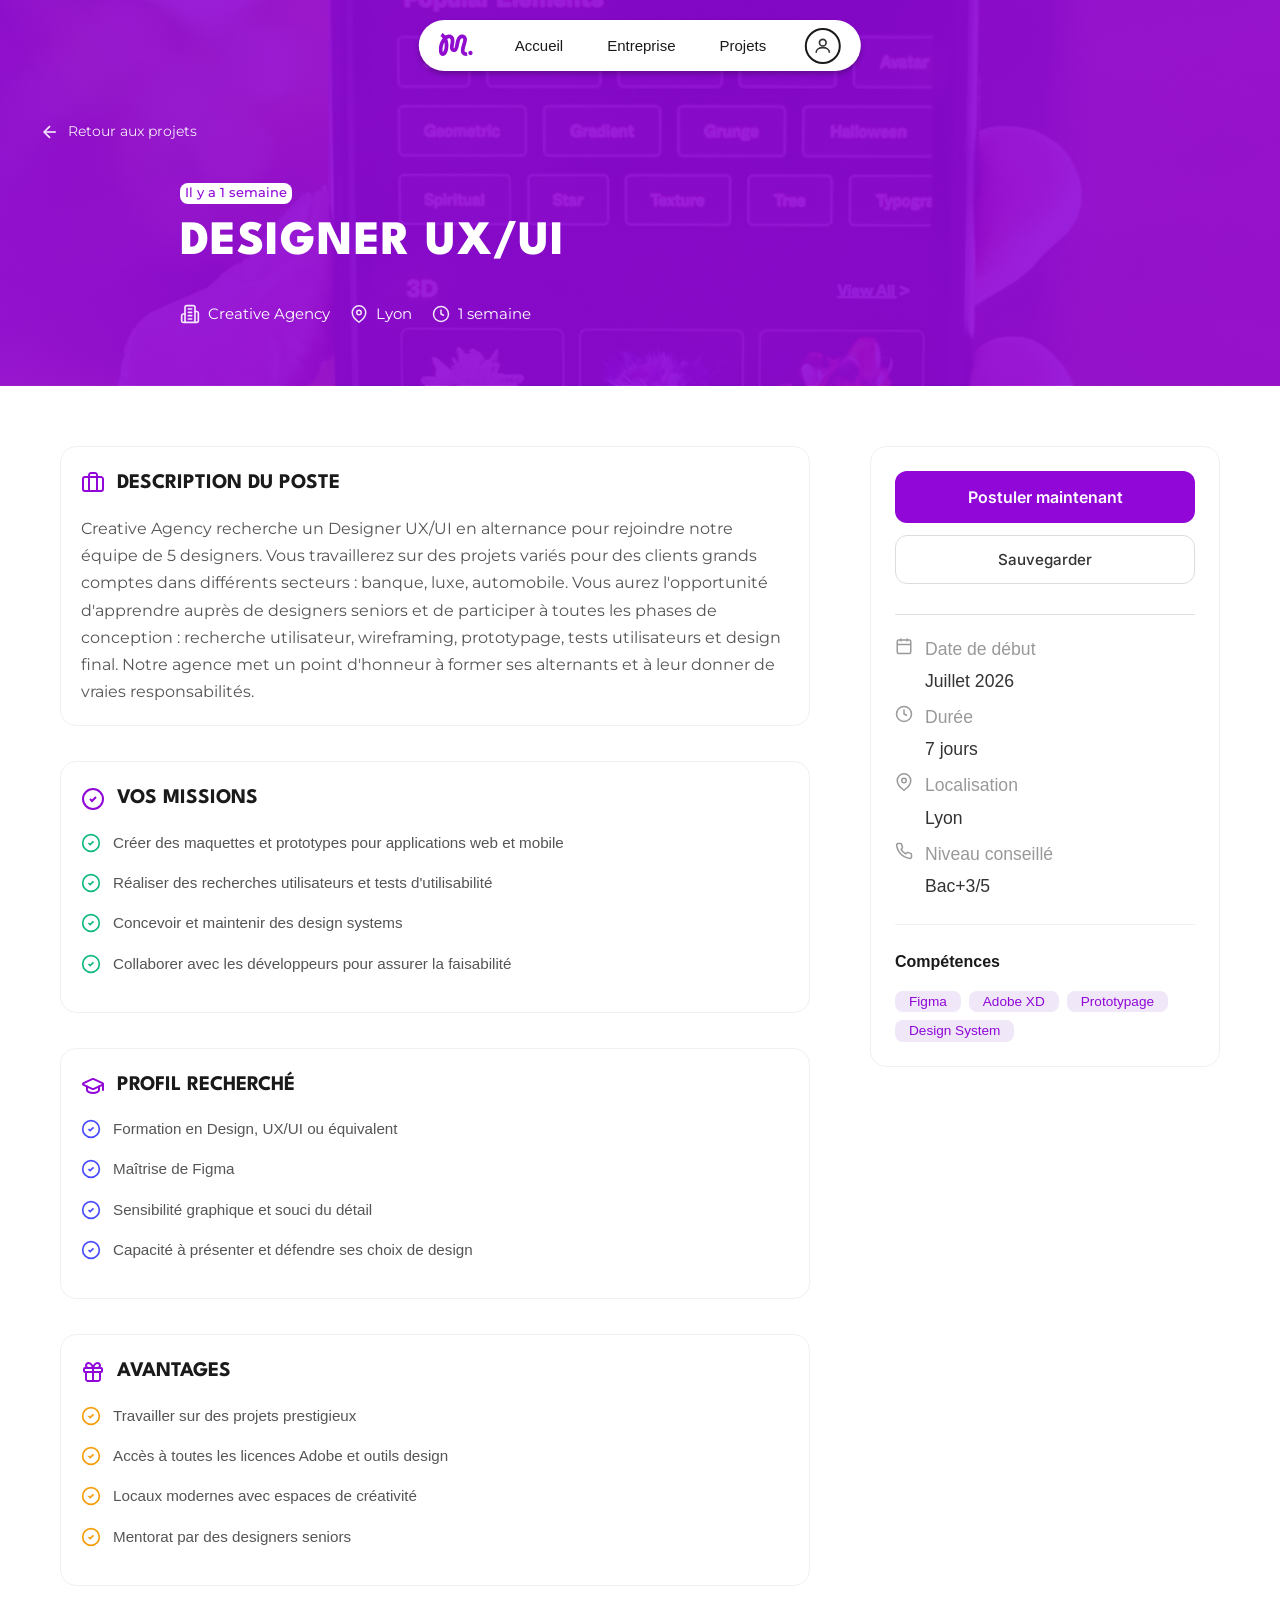
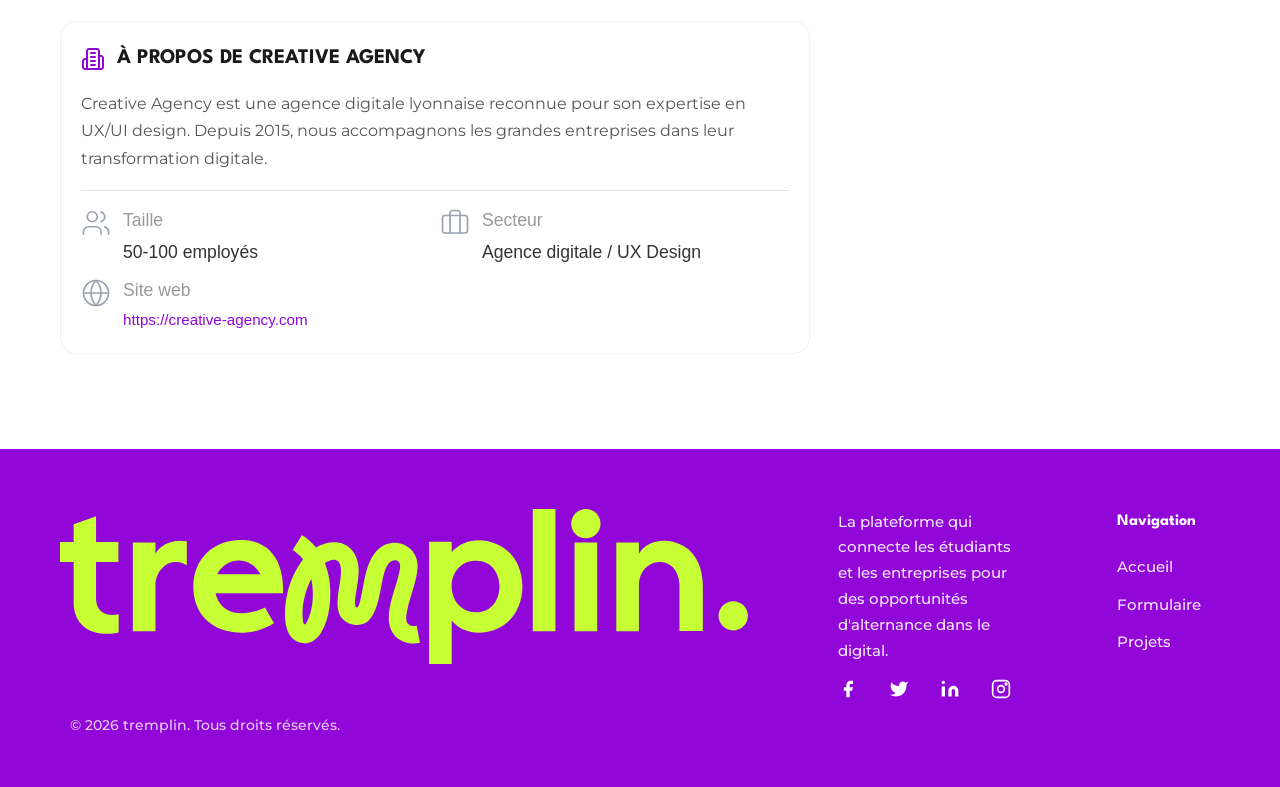
<file: detail-projet.html>
<!DOCTYPE html>
<html lang="fr">
<head>
    <meta charset="UTF-8">
    <meta name="viewport" content="width=device-width, initial-scale=1.0">
    <title>Designer UX/UI - Tremplin</title>
    <link rel="stylesheet" href="styles.css">
    <script src="script.js" defer></script>
</head>
<body>
    <!-- Navigation -->
    <nav class="navbar">
        <div class="nav-container">
            <a href="index.html" class="logo">
                <svg width="34" height="23" viewBox="0 0 34 23" fill="none" xmlns="http://www.w3.org/2000/svg">
                    <path d="M31.7251 22.205C32.9281 22.205 33.9033 21.2298 33.9033 20.0269C33.9033 18.8239 32.9281 17.8488 31.7251 17.8488C30.5222 17.8488 29.547 18.8239 29.547 20.0269C29.547 21.2298 30.5222 22.205 31.7251 22.205Z" fill="#910DCE"/>
                    <path d="M27.986 19.25C27.986 19.25 27.7479 19.2977 27.6359 19.3008C25.3147 19.3677 25.6574 17.4427 26.0044 15.7743C26.5904 12.9573 28.0155 9.6709 28.183 6.86578C28.4574 2.26577 23.0603 -0.114616 19.7988 3.01567C16.9548 5.74508 16.8718 10.5935 15.9362 14.1568C15.8652 14.427 15.6878 15.0457 15.4939 15.2324C15.371 15.3506 15.1168 15.3926 15.0053 15.2454C14.8933 15.097 14.8788 14.4177 14.8913 14.2118C15.1075 10.6225 16.8122 6.44986 14.2757 3.25994C12.3719 0.865547 8.99577 1.14455 6.60398 2.61635C4.55601 0.276413 3.58312 0 3.58312 0L1.64199 3.12717C1.64199 3.12717 1.89402 3.30298 1.97285 3.36106C3.2704 4.31477 3.84553 5.13831 3.84553 5.13831C2.19741 7.3346 1.00826 9.96184 0.436237 12.6513C-0.1809 15.5539 -0.645569 21.2176 2.71757 22.6463C4.75672 23.5129 6.50129 22.4472 7.62355 20.7607C9.63261 17.7419 9.95312 12.7027 9.37954 9.2109C9.19388 8.07983 8.85731 6.97832 8.47354 5.90273C9.97075 4.94021 11.6215 4.75403 11.8559 6.95498C12.1992 10.175 9.88466 15.1028 12.2542 17.8197C13.4418 19.1816 15.7905 19.5021 17.3017 18.5131C19.7127 16.9345 20.167 11.9071 20.7764 9.2721C21.0704 8.001 21.6979 5.19018 23.4534 5.34835C24.3952 5.4334 24.5388 6.31035 24.4304 7.07374C23.8569 11.1251 20.3184 17.3991 23.1246 21.075C24.4014 22.747 26.6578 23.2946 28.6627 22.8543L27.986 19.2505V19.25ZM4.43777 18.7942C4.31175 18.9803 4.02496 18.942 3.95547 18.7278C3.90931 18.5867 3.04688 15.2189 5.0715 10.3783C5.18248 10.1128 5.35881 9.6849 5.50868 9.45257C5.53098 9.41782 5.53773 9.33174 5.60671 9.39604C5.6596 9.44531 5.81 10.6511 5.82711 10.8258C6.28193 15.5026 4.83243 18.2113 4.43777 18.7936V18.7942Z" fill="#910DCE"/>
                </svg>
            </a>
            <button class="mobile-menu-btn" aria-label="Menu">
                <span></span>
                <span></span>
                <span></span>
            </button>
            <ul class="nav-links">
                <li><a href="index.html">Accueil</a></li>
                <li><a href="index.html#entreprises">Entreprise</a></li>
                <li><a href="projets.html" class="active">Projets</a></li>
            </ul>
            <span class="nav-separator"></span>
            <a href="profil.html" class="profile-icon">
                <svg width="20" height="20" viewBox="0 0 24 24" fill="none" stroke="currentColor" stroke-width="2">
                    <circle cx="12" cy="8" r="4"></circle>
                    <path d="M4 20c0-4 4-6 8-6s8 2 8 6"></path>
                </svg>
            </a>
        </div>
    </nav>

    <!-- Hero Section -->
    <section class="detail-hero">
        <div class="detail-hero-content">
            <div class="hero-header">
                <a href="projets.html" class="back-link">
                    <svg width="20" height="20" viewBox="0 0 24 24" fill="none" stroke="currentColor" stroke-width="2">
                        <path d="M19 12H5"></path>
                        <path d="M12 19l-7-7 7-7"></path>
                    </svg>
                    Retour aux projets
                </a>
            </div>
            <div class="hero-main">
                <span class="detail-badge">Il y a 1 semaine</span>
                <h1>DESIGNER UX/UI</h1>
                <div class="detail-meta">
                    <div class="meta-item">
                        <svg width="20" height="20" viewBox="0 0 20 20" fill="none" xmlns="http://www.w3.org/2000/svg">
<path d="M5 18.3333V3.33334C5 2.89131 5.17559 2.46739 5.48816 2.15483C5.80072 1.84227 6.22464 1.66667 6.66667 1.66667H13.3333C13.7754 1.66667 14.1993 1.84227 14.5118 2.15483C14.8244 2.46739 15 2.89131 15 3.33334V18.3333H5Z" stroke="white" stroke-width="1.66667" stroke-linecap="round" stroke-linejoin="round"/>
<path d="M5.00008 10H3.33341C2.89139 10 2.46746 10.1756 2.1549 10.4882C1.84234 10.8007 1.66675 11.2246 1.66675 11.6667V16.6667C1.66675 17.1087 1.84234 17.5326 2.1549 17.8452C2.46746 18.1577 2.89139 18.3333 3.33341 18.3333H5.00008" stroke="white" stroke-width="1.66667" stroke-linecap="round" stroke-linejoin="round"/>
<path d="M15 7.5H16.6667C17.1087 7.5 17.5326 7.6756 17.8452 7.98816C18.1577 8.30072 18.3333 8.72464 18.3333 9.16667V16.6667C18.3333 17.1087 18.1577 17.5326 17.8452 17.8452C17.5326 18.1577 17.1087 18.3333 16.6667 18.3333H15" stroke="white" stroke-width="1.66667" stroke-linecap="round" stroke-linejoin="round"/>
<path d="M8.33325 5H11.6666" stroke="white" stroke-width="1.66667" stroke-linecap="round" stroke-linejoin="round"/>
<path d="M8.33325 8.33334H11.6666" stroke="white" stroke-width="1.66667" stroke-linecap="round" stroke-linejoin="round"/>
<path d="M8.33325 11.6667H11.6666" stroke="white" stroke-width="1.66667" stroke-linecap="round" stroke-linejoin="round"/>
<path d="M8.33325 15H11.6666" stroke="white" stroke-width="1.66667" stroke-linecap="round" stroke-linejoin="round"/>
</svg>

                        <span>Creative Agency</span>
                    </div>
                    <div class="meta-item">
                        <svg width="18" height="18" viewBox="0 0 24 24" fill="none" stroke="currentColor" stroke-width="2">
                            <path d="M21 10c0 7-9 13-9 13s-9-6-9-13a9 9 0 0 1 18 0z"></path>
                            <circle cx="12" cy="10" r="3"></circle>
                        </svg>
                        <span>Lyon</span>
                    </div>
                    <div class="meta-item">
                        <svg width="18" height="18" viewBox="0 0 24 24" fill="none" stroke="currentColor" stroke-width="2">
                            <circle cx="12" cy="12" r="10"></circle>
                            <path d="M12 6v6l4 2"></path>
                        </svg>
                        <span>1 semaine</span>
                    </div>
                </div>
            </div>
        </div>
    </section>

    <!-- Main Content -->
    <div class="detail-container">
        <div class="detail-main">
            <!-- Description -->
            <section class="detail-section">
                <h2 class="section-title">
                    <svg width="24" height="24" viewBox="0 0 24 24" fill="none" xmlns="http://www.w3.org/2000/svg">
<path d="M16 20V4C16 3.46957 15.7893 2.96086 15.4142 2.58579C15.0391 2.21071 14.5304 2 14 2H10C9.46957 2 8.96086 2.21071 8.58579 2.58579C8.21071 2.96086 8 3.46957 8 4V20" stroke="#9007D8" stroke-width="2" stroke-linecap="round" stroke-linejoin="round"/>
<path d="M20 6H4C2.89543 6 2 6.89543 2 8V18C2 19.1046 2.89543 20 4 20H20C21.1046 20 22 19.1046 22 18V8C22 6.89543 21.1046 6 20 6Z" stroke="#9007D8" stroke-width="2" stroke-linecap="round" stroke-linejoin="round"/>
</svg>

                    DESCRIPTION DU POSTE
                </h2>
                <p class="section-text">Creative Agency recherche un Designer UX/UI en alternance pour rejoindre notre équipe de 5 designers. Vous travaillerez sur des projets variés pour des clients grands comptes dans différents secteurs : banque, luxe, automobile. Vous aurez l'opportunité d'apprendre auprès de designers seniors et de participer à toutes les phases de conception : recherche utilisateur, wireframing, prototypage, tests utilisateurs et design final. Notre agence met un point d'honneur à former ses alternants et à leur donner de vraies responsabilités.</p>
            </section>

            <!-- Missions -->
            <section class="detail-section">
                <h2 class="section-title">
                    <svg width="24" height="24" viewBox="0 0 24 24" fill="none" stroke="currentColor" stroke-width="2">
                        <circle cx="12" cy="12" r="10"></circle>
                        <path d="M9 12l2 2 4-4"></path>
                    </svg>
                    VOS MISSIONS
                </h2>
                <ul class="mission-list">
                    <li>
                        <svg width="20" height="20" viewBox="0 0 24 24" fill="none" stroke="currentColor" stroke-width="2">
                            <circle cx="12" cy="12" r="10"></circle>
                            <path d="M9 12l2 2 4-4"></path>
                        </svg>
                        <span>Créer des maquettes et prototypes pour applications web et mobile</span>
                    </li>
                    <li>
                        <svg width="20" height="20" viewBox="0 0 24 24" fill="none" stroke="currentColor" stroke-width="2">
                            <circle cx="12" cy="12" r="10"></circle>
                            <path d="M9 12l2 2 4-4"></path>
                        </svg>
                        <span>Réaliser des recherches utilisateurs et tests d'utilisabilité</span>
                    </li>
                    <li>
                        <svg width="20" height="20" viewBox="0 0 24 24" fill="none" stroke="currentColor" stroke-width="2">
                            <circle cx="12" cy="12" r="10"></circle>
                            <path d="M9 12l2 2 4-4"></path>
                        </svg>
                        <span>Concevoir et maintenir des design systems</span>
                    </li>
                    <li>
                        <svg width="20" height="20" viewBox="0 0 24 24" fill="none" stroke="currentColor" stroke-width="2">
                            <circle cx="12" cy="12" r="10"></circle>
                            <path d="M9 12l2 2 4-4"></path>
                        </svg>
                        <span>Collaborer avec les développeurs pour assurer la faisabilité</span>
                    </li>
                </ul>
            </section>

            <!-- Profil recherché -->
            <section class="detail-section">
                <h2 class="section-title">
                    <svg width="24" height="24" viewBox="0 0 24 24" fill="none" xmlns="http://www.w3.org/2000/svg">
<path d="M21.42 10.922C21.5991 10.843 21.751 10.7133 21.857 10.5488C21.963 10.3843 22.0184 10.1924 22.0164 9.99673C22.0143 9.80108 21.955 9.61031 21.8456 9.44807C21.7362 9.28584 21.5817 9.15925 21.401 9.08399L12.83 5.17999C12.5695 5.06114 12.2864 4.99963 12 4.99963C11.7137 4.99963 11.4306 5.06114 11.17 5.17999L2.60004 9.07999C2.42201 9.15796 2.27056 9.28613 2.16421 9.44881C2.05786 9.61149 2.00122 9.80163 2.00122 9.99599C2.00122 10.1903 2.05786 10.3805 2.16421 10.5432C2.27056 10.7059 2.42201 10.834 2.60004 10.912L11.17 14.82C11.4306 14.9388 11.7137 15.0003 12 15.0003C12.2864 15.0003 12.5695 14.9388 12.83 14.82L21.42 10.922Z" stroke="#9007D8" stroke-width="2" stroke-linecap="round" stroke-linejoin="round"/>
<path d="M22 10V16" stroke="#9007D8" stroke-width="2" stroke-linecap="round" stroke-linejoin="round"/>
<path d="M6 12.5V16C6 16.7956 6.63214 17.5587 7.75736 18.1213C8.88258 18.6839 10.4087 19 12 19C13.5913 19 15.1174 18.6839 16.2426 18.1213C17.3679 17.5587 18 16.7956 18 16V12.5" stroke="#9007D8" stroke-width="2" stroke-linecap="round" stroke-linejoin="round"/>
</svg>

                    PROFIL RECHERCHÉ
                </h2>
                <ul class="profile-list">
                    <li>
                        <svg width="20" height="20" viewBox="0 0 24 24" fill="none" stroke="currentColor" stroke-width="2">
                            <circle cx="12" cy="12" r="10"></circle>
                            <path d="M9 12l2 2 4-4"></path>
                        </svg>
                        <span>Formation en Design, UX/UI ou équivalent</span>
                    </li>
                    <li>
                        <svg width="20" height="20" viewBox="0 0 24 24" fill="none" stroke="currentColor" stroke-width="2">
                            <circle cx="12" cy="12" r="10"></circle>
                            <path d="M9 12l2 2 4-4"></path>
                        </svg>
                        <span>Maîtrise de Figma</span>
                    </li>
                    <li>
                        <svg width="20" height="20" viewBox="0 0 24 24" fill="none" stroke="currentColor" stroke-width="2">
                            <circle cx="12" cy="12" r="10"></circle>
                            <path d="M9 12l2 2 4-4"></path>
                        </svg>
                        <span>Sensibilité graphique et souci du détail</span>
                    </li>
                    <li>
                        <svg width="20" height="20" viewBox="0 0 24 24" fill="none" stroke="currentColor" stroke-width="2">
                            <circle cx="12" cy="12" r="10"></circle>
                            <path d="M9 12l2 2 4-4"></path>
                        </svg>
                        <span>Capacité à présenter et défendre ses choix de design</span>
                    </li>
                </ul>
            </section>

            <!-- Avantages -->
            <section class="detail-section">
                <h2 class="section-title">
                    <svg width="24" height="24" viewBox="0 0 24 24" fill="none" xmlns="http://www.w3.org/2000/svg">
<path d="M20 8H4C3.44772 8 3 8.44772 3 9V11C3 11.5523 3.44772 12 4 12H20C20.5523 12 21 11.5523 21 11V9C21 8.44772 20.5523 8 20 8Z" stroke="#9007D8" stroke-width="2" stroke-linecap="round" stroke-linejoin="round"/>
<path d="M12 8V21" stroke="#9007D8" stroke-width="2" stroke-linecap="round" stroke-linejoin="round"/>
<path d="M19 12V19C19 19.5304 18.7893 20.0391 18.4142 20.4142C18.0391 20.7893 17.5304 21 17 21H7C6.46957 21 5.96086 20.7893 5.58579 20.4142C5.21071 20.0391 5 19.5304 5 19V12" stroke="#9007D8" stroke-width="2" stroke-linecap="round" stroke-linejoin="round"/>
<path d="M7.5 7.99995C6.83696 7.99995 6.20107 7.73656 5.73223 7.26772C5.26339 6.79887 5 6.16299 5 5.49995C5 4.83691 5.26339 4.20102 5.73223 3.73218C6.20107 3.26334 6.83696 2.99995 7.5 2.99995C8.46469 2.98314 9.41003 3.45121 10.2127 4.34311C11.0154 5.23501 11.6383 6.50935 12 7.99995C12.3617 6.50935 12.9846 5.23501 13.7873 4.34311C14.59 3.45121 15.5353 2.98314 16.5 2.99995C17.163 2.99995 17.7989 3.26334 18.2678 3.73218C18.7366 4.20102 19 4.83691 19 5.49995C19 6.16299 18.7366 6.79887 18.2678 7.26772C17.7989 7.73656 17.163 7.99995 16.5 7.99995" stroke="#9007D8" stroke-width="2" stroke-linecap="round" stroke-linejoin="round"/>
</svg>

                    AVANTAGES
                </h2>
                <ul class="advantages-list">
                    <li>
                        <svg width="20" height="20" viewBox="0 0 24 24" fill="none" stroke="currentColor" stroke-width="2">
                            <circle cx="12" cy="12" r="10"></circle>
                            <path d="M9 12l2 2 4-4"></path>
                        </svg>
                        <span>Travailler sur des projets prestigieux</span>
                    </li>
                    <li>
                        <svg width="20" height="20" viewBox="0 0 24 24" fill="none" stroke="currentColor" stroke-width="2">
                            <circle cx="12" cy="12" r="10"></circle>
                            <path d="M9 12l2 2 4-4"></path>
                        </svg>
                        <span>Accès à toutes les licences Adobe et outils design</span>
                    </li>
                    <li>
                        <svg width="20" height="20" viewBox="0 0 24 24" fill="none" stroke="currentColor" stroke-width="2">
                            <circle cx="12" cy="12" r="10"></circle>
                            <path d="M9 12l2 2 4-4"></path>
                        </svg>
                        <span>Locaux modernes avec espaces de créativité</span>
                    </li>
                    <li>
                        <svg width="20" height="20" viewBox="0 0 24 24" fill="none" stroke="currentColor" stroke-width="2">
                            <circle cx="12" cy="12" r="10"></circle>
                            <path d="M9 12l2 2 4-4"></path>
                        </svg>
                        <span>Mentorat par des designers seniors</span>
                    </li>
                </ul>
            </section>

            <!-- À propos -->
            <section class="detail-section">
                <h2 class="section-title">
                    <svg width="24" height="24" viewBox="0 0 24 24" fill="none" xmlns="http://www.w3.org/2000/svg">
<path d="M6 22V4C6 3.46957 6.21071 2.96086 6.58579 2.58579C6.96086 2.21071 7.46957 2 8 2H16C16.5304 2 17.0391 2.21071 17.4142 2.58579C17.7893 2.96086 18 3.46957 18 4V22H6Z" stroke="#9007D8" stroke-width="2" stroke-linecap="round" stroke-linejoin="round"/>
<path d="M6 12H4C3.46957 12 2.96086 12.2107 2.58579 12.5858C2.21071 12.9609 2 13.4696 2 14V20C2 20.5304 2.21071 21.0391 2.58579 21.4142C2.96086 21.7893 3.46957 22 4 22H6" stroke="#9007D8" stroke-width="2" stroke-linecap="round" stroke-linejoin="round"/>
<path d="M18 9H20C20.5304 9 21.0391 9.21071 21.4142 9.58579C21.7893 9.96086 22 10.4696 22 11V20C22 20.5304 21.7893 21.0391 21.4142 21.4142C21.0391 21.7893 20.5304 22 20 22H18" stroke="#9007D8" stroke-width="2" stroke-linecap="round" stroke-linejoin="round"/>
<path d="M10 6H14" stroke="#9007D8" stroke-width="2" stroke-linecap="round" stroke-linejoin="round"/>
<path d="M10 10H14" stroke="#9007D8" stroke-width="2" stroke-linecap="round" stroke-linejoin="round"/>
<path d="M10 14H14" stroke="#9007D8" stroke-width="2" stroke-linecap="round" stroke-linejoin="round"/>
<path d="M10 18H14" stroke="#9007D8" stroke-width="2" stroke-linecap="round" stroke-linejoin="round"/>
</svg>

                    À PROPOS DE CREATIVE AGENCY
                </h2>
                <p class="section-text">Creative Agency est une agence digitale lyonnaise reconnue pour son expertise en UX/UI design. Depuis 2015, nous accompagnons les grandes entreprises dans leur transformation digitale.</p>
                <div class="company-info">
                    <div class="info-item">
                        <svg width="30" height="30" viewBox="0 0 30 30" fill="none" xmlns="http://www.w3.org/2000/svg">
<path d="M20 26.25V23.75C20 22.4239 19.4732 21.1521 18.5355 20.2145C17.5979 19.2768 16.3261 18.75 15 18.75H7.5C6.17392 18.75 4.90215 19.2768 3.96447 20.2145C3.02678 21.1521 2.5 22.4239 2.5 23.75V26.25" stroke="#99A1AF" stroke-width="1.66667" stroke-linecap="round" stroke-linejoin="round"/>
<path d="M11.25 13.75C14.0114 13.75 16.25 11.5114 16.25 8.75C16.25 5.98858 14.0114 3.75 11.25 3.75C8.48858 3.75 6.25 5.98858 6.25 8.75C6.25 11.5114 8.48858 13.75 11.25 13.75Z" stroke="#99A1AF" stroke-width="1.66667" stroke-linecap="round" stroke-linejoin="round"/>
<path d="M27.5 26.25V23.75C27.4992 22.6421 27.1304 21.5659 26.4517 20.6904C25.773 19.8148 24.8227 19.1894 23.75 18.9125" stroke="#99A1AF" stroke-width="1.66667" stroke-linecap="round" stroke-linejoin="round"/>
<path d="M20 3.91248C21.0755 4.18785 22.0288 4.81335 22.7095 5.69036C23.3903 6.56738 23.7598 7.64601 23.7598 8.75623C23.7598 9.86644 23.3903 10.9451 22.7095 11.8221C22.0288 12.6991 21.0755 13.3246 20 13.6" stroke="#99A1AF" stroke-width="1.66667" stroke-linecap="round" stroke-linejoin="round"/>
</svg>

                        <div>
                            <span class="info-label">Taille</span>
                            <span class="info-value">50-100 employés</span>
                        </div>
                    </div>
                    <div class="info-item">
                        <svg width="30" height="30" viewBox="0 0 30 30" fill="none" xmlns="http://www.w3.org/2000/svg">
<path d="M20 25V5C20 4.33696 19.7366 3.70107 19.2678 3.23223C18.7989 2.76339 18.163 2.5 17.5 2.5H12.5C11.837 2.5 11.2011 2.76339 10.7322 3.23223C10.2634 3.70107 10 4.33696 10 5V25" stroke="#99A1AF" stroke-width="1.66667" stroke-linecap="round" stroke-linejoin="round"/>
<path d="M25 7.5H5C3.61929 7.5 2.5 8.61929 2.5 10V22.5C2.5 23.8807 3.61929 25 5 25H25C26.3807 25 27.5 23.8807 27.5 22.5V10C27.5 8.61929 26.3807 7.5 25 7.5Z" stroke="#99A1AF" stroke-width="1.66667" stroke-linecap="round" stroke-linejoin="round"/>
</svg>

                        <div>
                            <span class="info-label">Secteur</span>
                            <span class="info-value">Agence digitale / UX Design</span>
                        </div>
                    </div>
                    <div class="info-item">
                        <svg width="30" height="30" viewBox="0 0 30 30" fill="none" xmlns="http://www.w3.org/2000/svg">
<path d="M15 27.5C21.9036 27.5 27.5 21.9036 27.5 15C27.5 8.09644 21.9036 2.5 15 2.5C8.09644 2.5 2.5 8.09644 2.5 15C2.5 21.9036 8.09644 27.5 15 27.5Z" stroke="#99A1AF" stroke-width="1.66667" stroke-linecap="round" stroke-linejoin="round"/>
<path d="M15 2.5C11.7903 5.87019 10 10.3459 10 15C10 19.6541 11.7903 24.1298 15 27.5C18.2097 24.1298 20 19.6541 20 15C20 10.3459 18.2097 5.87019 15 2.5Z" stroke="#99A1AF" stroke-width="1.66667" stroke-linecap="round" stroke-linejoin="round"/>
<path d="M2.5 15H27.5" stroke="#99A1AF" stroke-width="1.66667" stroke-linecap="round" stroke-linejoin="round"/>
</svg>

                        <div>
                            <span class="info-label">Site web</span>
                            <a href="https://creative-agency.com" class="info-link">https://creative-agency.com</a>
                        </div>
                    </div>
                </div>
            </section>
        </div>

        <!-- Sidebar -->
        <aside class="detail-sidebar">
            <div class="sidebar-sticky">
                <button class="btn-apply">Postuler maintenant</button>
                <button class="btn-save">Sauvegarder</button>

                <div class="sidebar-info">
                    <div class="info-block">
                        <svg width="18" height="18" viewBox="0 0 24 24" fill="none" stroke="currentColor" stroke-width="2">
                            <rect x="3" y="4" width="18" height="18" rx="2" ry="2"></rect>
                            <line x1="16" y1="2" x2="16" y2="6"></line>
                            <line x1="8" y1="2" x2="8" y2="6"></line>
                            <line x1="3" y1="10" x2="21" y2="10"></line>
                        </svg>
                        <div>
                            <span class="info-label">Date de début</span>
                            <span class="info-value">Juillet 2026</span>
                        </div>
                    </div>

                    <div class="info-block">
                        <svg width="18" height="18" viewBox="0 0 24 24" fill="none" stroke="currentColor" stroke-width="2">
                            <circle cx="12" cy="12" r="10"></circle>
                            <path d="M12 6v6l4 2"></path>
                        </svg>
                        <div>
                            <span class="info-label">Durée</span>
                            <span class="info-value">7 jours</span>
                        </div>
                    </div>

                    <div class="info-block">
                        <svg width="18" height="18" viewBox="0 0 24 24" fill="none" stroke="currentColor" stroke-width="2">
                            <path d="M21 10c0 7-9 13-9 13s-9-6-9-13a9 9 0 0 1 18 0z"></path>
                            <circle cx="12" cy="10" r="3"></circle>
                        </svg>
                        <div>
                            <span class="info-label">Localisation</span>
                            <span class="info-value">Lyon</span>
                        </div>
                    </div>

                    <div class="info-block">
                        <svg width="18" height="18" viewBox="0 0 24 24" fill="none" stroke="currentColor" stroke-width="2">
                            <path d="M22 16.92v3a2 2 0 0 1-2.18 2 19.79 19.79 0 0 1-8.63-3.07 19.5 19.5 0 0 1-6-6 19.79 19.79 0 0 1-3.07-8.67A2 2 0 0 1 4.11 2h3a2 2 0 0 1 2 1.72 12.84 12.84 0 0 0 .7 2.81 2 2 0 0 1-.45 2.11L8.09 9.91a16 16 0 0 0 6 6l1.27-1.27a2 2 0 0 1 2.11-.45 12.84 12.84 0 0 0 2.81.7A2 2 0 0 1 22 16.92z"></path>
                        </svg>
                        <div>
                            <span class="info-label">Niveau conseillé</span>
                            <span class="info-value">Bac+3/5</span>
                        </div>
                    </div>
                </div>

                <div class="sidebar-skills">
                    <h3>Compétences</h3>
                    <div class="skills-tags">
                        <span class="skill-tag">Figma</span>
                        <span class="skill-tag">Adobe XD</span>
                        <span class="skill-tag">Prototypage</span>
                        <span class="skill-tag">Design System</span>
                    </div>
                </div>
            </div>
        </aside>
    </div>

    <!-- Login Modal -->
    <div id="loginModal" class="login-modal">
        <div class="login-modal-content">
            <button class="btn-close-modal" onclick="document.getElementById('loginModal').classList.remove('active')">
                <svg width="20" height="20" viewBox="0 0 24 24" fill="none" stroke="currentColor" stroke-width="2">
                    <path d="M19 12H5M12 19l-7-7 7-7"/>
                </svg>
                Retour
            </button>
            <h2 class="login-modal-title">INFORMATIONS DE CONNEXION</h2>
            <p class="login-modal-subtitle">Tous les champs marqués d'un astérisque (*) sont obligatoires</p>
            
            <form id="loginForm" class="login-form">
                <div class="login-form-row">
                    <div class="login-form-group">
                        <label for="email">Email *</label>
                        <input type="email" id="email" name="email" placeholder="Jean" required>
                    </div>
                    <div class="login-form-group password-group">
                        <label for="password">Mot de passe *</label>
                        <div class="password-input-wrapper">
                            <input type="password" id="password" name="password" placeholder="••••••••" required>
                            <button type="button" class="toggle-password" onclick="togglePassword()">
                                <svg class="eye-icon" width="20" height="20" viewBox="0 0 24 24" fill="none" stroke="currentColor" stroke-width="2">
                                    <path d="M1 12s4-8 11-8 11 8 11 8-4 8-11 8-11-8-11-8z"></path>
                                    <circle cx="12" cy="12" r="3"></circle>
                                </svg>
                                <svg class="eye-off-icon" width="20" height="20" viewBox="0 0 24 24" fill="none" stroke="currentColor" stroke-width="2" style="display: none;">
                                    <path d="M17.94 17.94A10.07 10.07 0 0 1 12 20c-7 0-11-8-11-8a18.45 18.45 0 0 1 5.06-5.94M9.9 4.24A9.12 9.12 0 0 1 12 4c7 0 11 8 11 8a18.5 18.5 0 0 1-2.16 3.19m-6.72-1.07a3 3 0 1 1-4.24-4.24"></path>
                                    <line x1="1" y1="1" x2="23" y2="23"></line>
                                </svg>
                            </button>
                        </div>
                    </div>
                </div>
                
                <div class="login-form-footer">
                    <a href="#" class="forgot-password">Mot de passe oublié ?</a>
                    <div class="login-form-actions">
                        <button type="button" class="btn-no-account">Pas encore de compte ?</button>
                        <button type="submit" class="btn-login">Se connecter</button>
                    </div>
                </div>
            </form>
        </div>
    </div>

    <!-- Footer -->
    <footer class="footer">
        <div class="footer-content">
            <div class="footer-brand">
                <svg class="footer-logo" width="688" height="155" viewBox="0 0 688 155" fill="none" xmlns="http://www.w3.org/2000/svg">
<path d="M391.734 43.2249V33.1668L391.358 32.7908H369.103V155H391.726V111.783C405.427 127.92 430.924 126.667 446.544 114.016C465.72 98.474 467.381 65.3622 452.137 46.5855C437.81 28.9368 407.134 24.7694 391.718 43.2249H391.734ZM416.229 103.292C384.339 103.284 383.054 53.4084 414.803 51.7477C447.32 50.04 447.641 103.299 416.229 103.292Z" fill="#C6FF34"/>
<path d="M186.694 31.3337C153.12 27.6912 129.103 52.6563 133.92 86.0423C138.464 117.501 169.57 129.056 197.896 121.449C203.591 119.922 208.941 117.384 213.97 114.36L204.977 98.3878C204.977 98.3878 185.284 108.751 169.022 101.639C161.682 98.427 157.358 91.7607 155.517 84.2093H222.986C222.986 84.2093 227.686 35.7831 186.686 31.3337H186.694ZM157.256 65.3308C160.687 58.1397 167.463 52.9305 175.5 51.8024C176.683 51.6693 177.889 51.5909 179.111 51.5753C188.417 51.7084 196.447 57.278 200.285 65.3229H157.256V65.3308Z" fill="#C6FF34"/>
<path d="M624.003 37.3106C612.057 30.0333 594.416 29.3988 583.512 38.9948C581.593 40.6868 580.386 42.6687 578.921 44.7132V33.5349H556.291V122.217H578.921V76.3602C579.336 47.541 617.509 43.7026 619.459 75.1382V121.974H642.819V75.3888C642.364 60.3565 637.343 45.4495 624.003 37.3184V37.3106Z" fill="#C6FF34"/>
<path d="M36.0337 89.81V52.9146H58.0536L58.4296 52.5386V33.4094L58.0536 33.0334H36.0494V7.19873L13.6773 15.1496V33.0334H0.375989L0 33.4094V52.5386L0.375989 52.9146H13.6773V93.3664C13.6773 95.7869 13.8573 98.2074 14.3038 100.581C17.8524 119.546 34.099 126.862 53.5572 124.418C55.2805 124.199 56.9726 123.69 58.6881 123.455V105.32C35.8459 109.456 36.2218 91.3375 36.0494 89.81H36.0337Z" fill="#C6FF34"/>
<path d="M97.957 41.1178L95.466 44.7133V33.535H72.843V122.217H95.466V75.6318C95.748 61.328 108.109 48.724 122.883 54.2152C124.238 54.7244 125.452 55.6174 126.8 56.1423V32.2973C116.499 30.5897 105.07 33.206 97.9648 41.1256L97.957 41.1178Z" fill="#C6FF34"/>
<path d="M495.448 0H472.818V122.209H495.448V0Z" fill="#C6FF34"/>
<path d="M537.185 33.5347H514.554V122.217H537.185V33.5347Z" fill="#C6FF34"/>
<path d="M525.873 29.344C533.976 29.344 540.545 22.7751 540.545 14.672C540.545 6.56889 533.976 0 525.873 0C517.77 0 511.201 6.56889 511.201 14.672C511.201 22.7751 517.77 29.344 525.873 29.344Z" fill="#C6FF34"/>
<path d="M673.251 121.52C681.355 121.52 687.923 114.951 687.923 106.848C687.923 98.7447 681.355 92.1758 673.251 92.1758C665.148 92.1758 658.579 98.7447 658.579 106.848C658.579 114.951 665.148 121.52 673.251 121.52Z" fill="#C6FF34"/>
<path d="M356.734 116.788C356.734 116.788 355.614 117.016 355.089 117.031C344.161 117.345 345.775 108.281 347.412 100.432C350.17 87.1702 356.883 71.6992 357.666 58.4999C358.959 36.8483 333.555 25.6387 318.202 40.3734C304.814 53.2202 304.422 76.0467 300.02 92.8181C299.683 94.0949 298.853 97.0012 297.936 97.8785C297.357 98.4347 296.158 98.6305 295.633 97.9412C295.109 97.244 295.038 94.048 295.093 93.0766C296.111 76.1799 304.133 56.5415 292.194 41.5249C283.233 30.2526 267.339 31.5686 256.083 38.4933C246.44 27.4795 241.865 26.1792 241.865 26.1792L232.731 40.8982C232.731 40.8982 233.914 41.7285 234.29 41.9949C240.4 46.4834 243.102 50.361 243.102 50.361C235.347 60.7011 229.747 73.0622 227.052 85.7289C224.146 99.3904 221.96 126.055 237.791 132.776C247.387 136.858 255.605 131.836 260.884 123.901C270.339 109.691 271.851 85.9717 269.149 69.5372C268.271 64.2105 266.689 59.0247 264.887 53.9643C271.937 49.4366 279.708 48.5593 280.813 58.9151C282.426 74.0727 271.53 97.2675 282.685 110.059C288.278 116.467 299.331 117.979 306.444 113.326C317.794 105.9 319.933 82.2273 322.8 69.827C324.186 63.8423 327.14 50.6116 335.404 51.3558C339.837 51.7553 340.511 55.8835 340.002 59.4791C337.299 78.5456 320.646 108.085 333.853 125.389C339.861 133.262 350.483 135.839 359.922 133.763L356.734 116.796V116.788ZM245.883 114.642C245.288 115.519 243.941 115.339 243.612 114.329C243.392 113.663 239.335 97.808 248.868 75.0284C249.393 73.7751 250.223 71.7619 250.928 70.673C251.038 70.5085 251.061 70.1012 251.39 70.4067C251.641 70.6417 252.346 76.3131 252.424 77.1356C254.563 99.1475 247.74 111.9 245.883 114.642Z" fill="#C6FF34"/>
</svg>
            </div>
            <div class="footer-description">
                <p>La plateforme qui connecte les étudiants et les entreprises pour des opportunités d'alternance dans le digital.</p>
                <div class="social-links">
                    <a href="#" aria-label="Facebook">
                        <svg width="20" height="20" viewBox="0 0 24 24" fill="currentColor">
                            <path d="M18 2h-3a5 5 0 0 0-5 5v3H7v4h3v8h4v-8h3l1-4h-4V7a1 1 0 0 1 1-1h3z"></path>
                        </svg>
                    </a>
                    <a href="#" aria-label="Twitter">
                        <svg width="20" height="20" viewBox="0 0 24 24" fill="currentColor">
                            <path d="M23 3a10.9 10.9 0 0 1-3.14 1.53 4.48 4.48 0 0 0-7.86 3v1A10.66 10.66 0 0 1 3 4s-4 9 5 13a11.64 11.64 0 0 1-7 2c9 5 20 0 20-11.5a4.5 4.5 0 0 0-.08-.83A7.72 7.72 0 0 0 23 3z"></path>
                        </svg>
                    </a>
                    <a href="#" aria-label="LinkedIn">
                        <svg width="20" height="20" viewBox="0 0 24 24" fill="currentColor">
                            <path d="M16 8a6 6 0 0 1 6 6v7h-4v-7a2 2 0 0 0-2-2 2 2 0 0 0-2 2v7h-4v-7a6 6 0 0 1 6-6z"></path>
                            <rect x="2" y="9" width="4" height="12"></rect>
                            <circle cx="4" cy="4" r="2"></circle>
                        </svg>
                    </a>
                    <a href="#" aria-label="Instagram">
                        <svg width="20" height="20" viewBox="0 0 24 24" fill="none" stroke="currentColor" stroke-width="2">
                            <rect x="2" y="2" width="20" height="20" rx="5"></rect>
                            <circle cx="12" cy="12" r="4"></circle>
                            <circle cx="18" cy="6" r="1"></circle>
                        </svg>
                    </a>
                </div>
            </div>
            <div class="footer-nav">
                <h4>Navigation</h4>
                <ul>
                    <li><a href="index.html">Accueil</a></li>
                    <li><a href="formulaire-etudiant.html">Formulaire</a></li>
                    <li><a href="projets.html">Projets</a></li>
                </ul>
            </div>
            <div class="footer-contact">
                <h4>Contact</h4>
                <ul>
                    <li><a href="mailto:contact@tremplin.fr">contact@tremplin.fr</a></li>
                    <li>01 23 45 67 89</li>
                    <li>Paris, France</li>
                </ul>
            </div>
        </div>
        <div class="footer-bottom">
            <p>&copy; 2026 tremplin. Tous droits réservés.</p>
        </div>
    </footer>

    <script>
        // Login Modal Functionality
        const loginModal = document.getElementById('loginModal');
        const btnApply = document.querySelector('.btn-apply');
        const loginForm = document.getElementById('loginForm');

        // Open modal when clicking "Postuler maintenant"
        btnApply.addEventListener('click', function() {
            loginModal.classList.add('active');
        });

        // Close modal when clicking outside
        loginModal.addEventListener('click', function(e) {
            if (e.target === loginModal) {
                loginModal.classList.remove('active');
            }
        });

        // Handle form submission
        loginForm.addEventListener('submit', function(e) {
            e.preventDefault();
            
            const btnLogin = loginForm.querySelector('.btn-login');
            
            // Add loading animation
            btnLogin.classList.add('loading');
            
            // Simulate login process
            setTimeout(function() {
                // Remove loading animation
                btnLogin.classList.remove('loading');
                
                // Close modal
                loginModal.classList.remove('active');
                
                // Add success pulse animation
                btnApply.classList.add('success-animation');
                
                // After pulse animation, change to pending state
                setTimeout(function() {
                    btnApply.classList.remove('success-animation');
                    btnApply.textContent = 'Candidature en attente';
                    btnApply.classList.add('pending');
                }, 600);
            }, 1500);
        });
    </script>

    <script>
        function togglePassword() {
            const passwordInput = document.getElementById('password');
            const eyeIcon = document.querySelector('.eye-icon');
            const eyeOffIcon = document.querySelector('.eye-off-icon');
            
            if (passwordInput.type === 'password') {
                passwordInput.type = 'text';
                eyeIcon.style.display = 'none';
                eyeOffIcon.style.display = 'block';
            } else {
                passwordInput.type = 'password';
                eyeIcon.style.display = 'block';
                eyeOffIcon.style.display = 'none';
            }
        }
    </script>
</body>
</html>
</file>
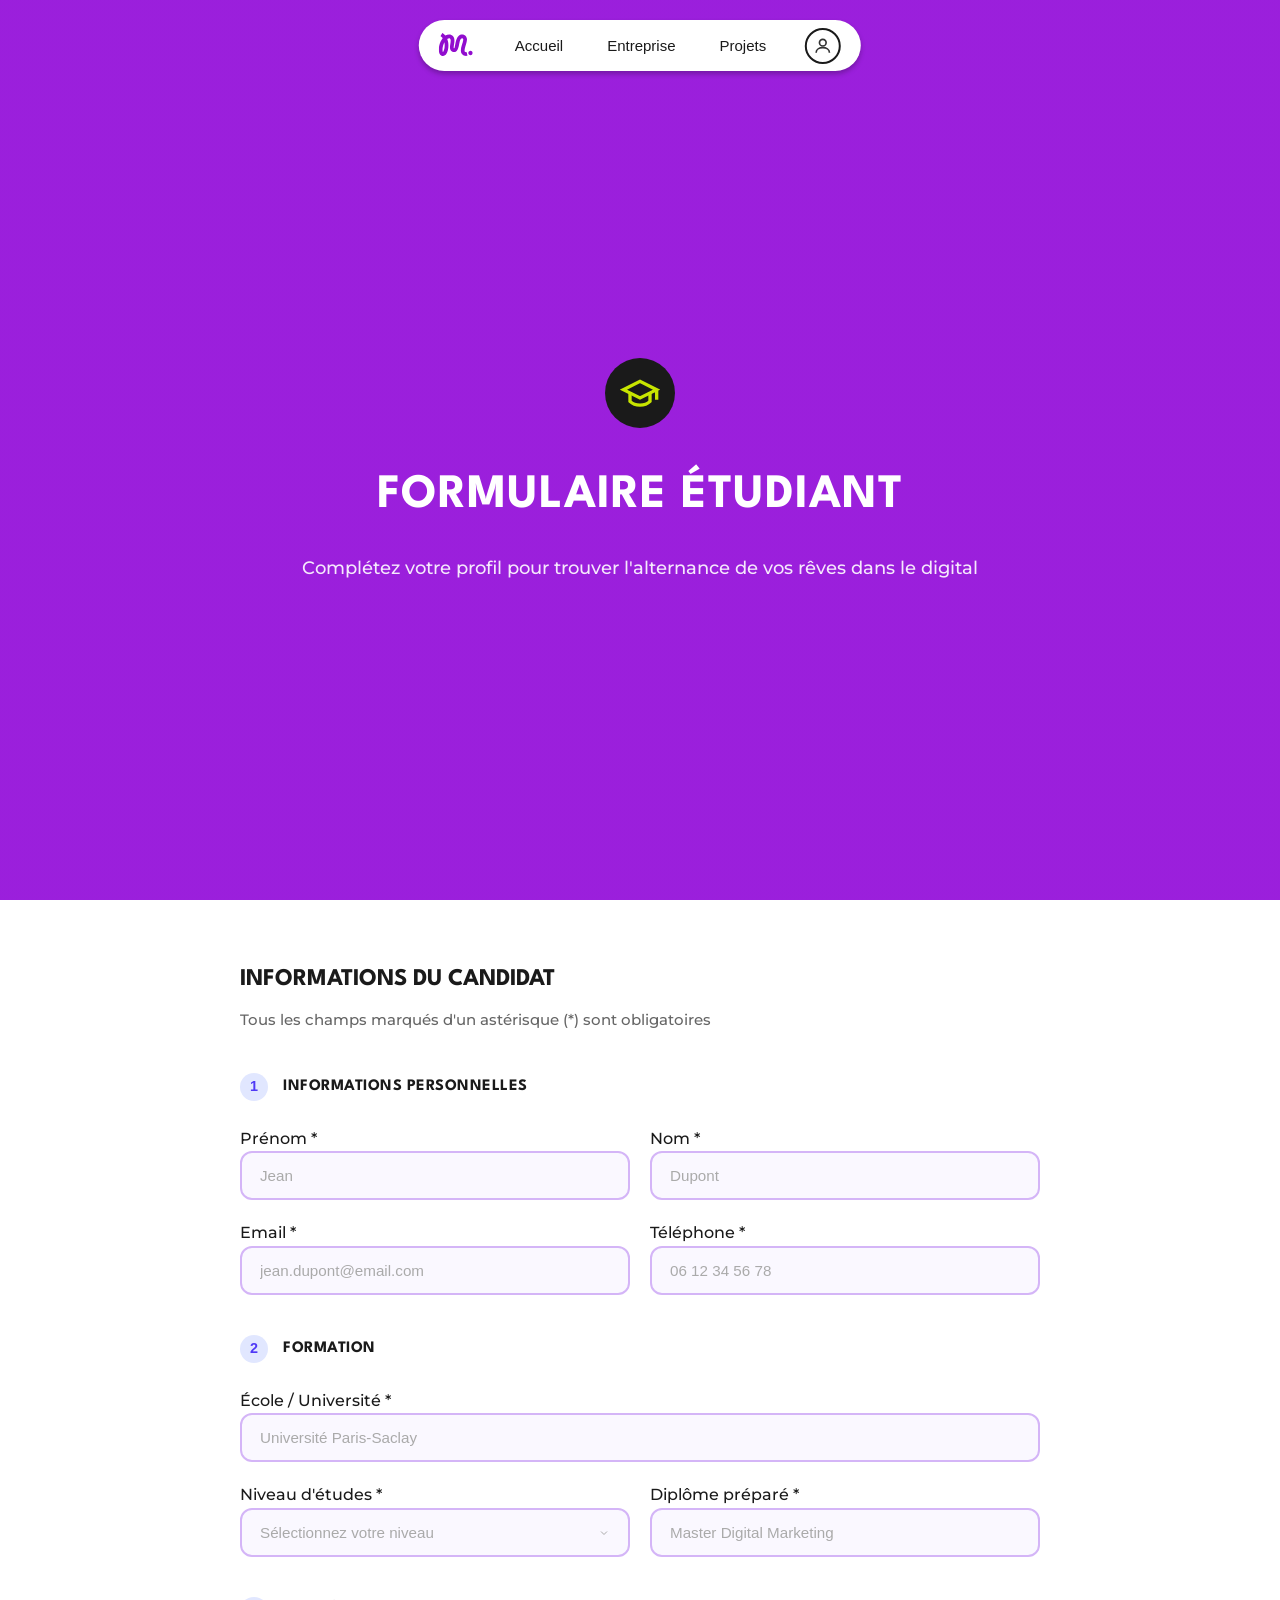
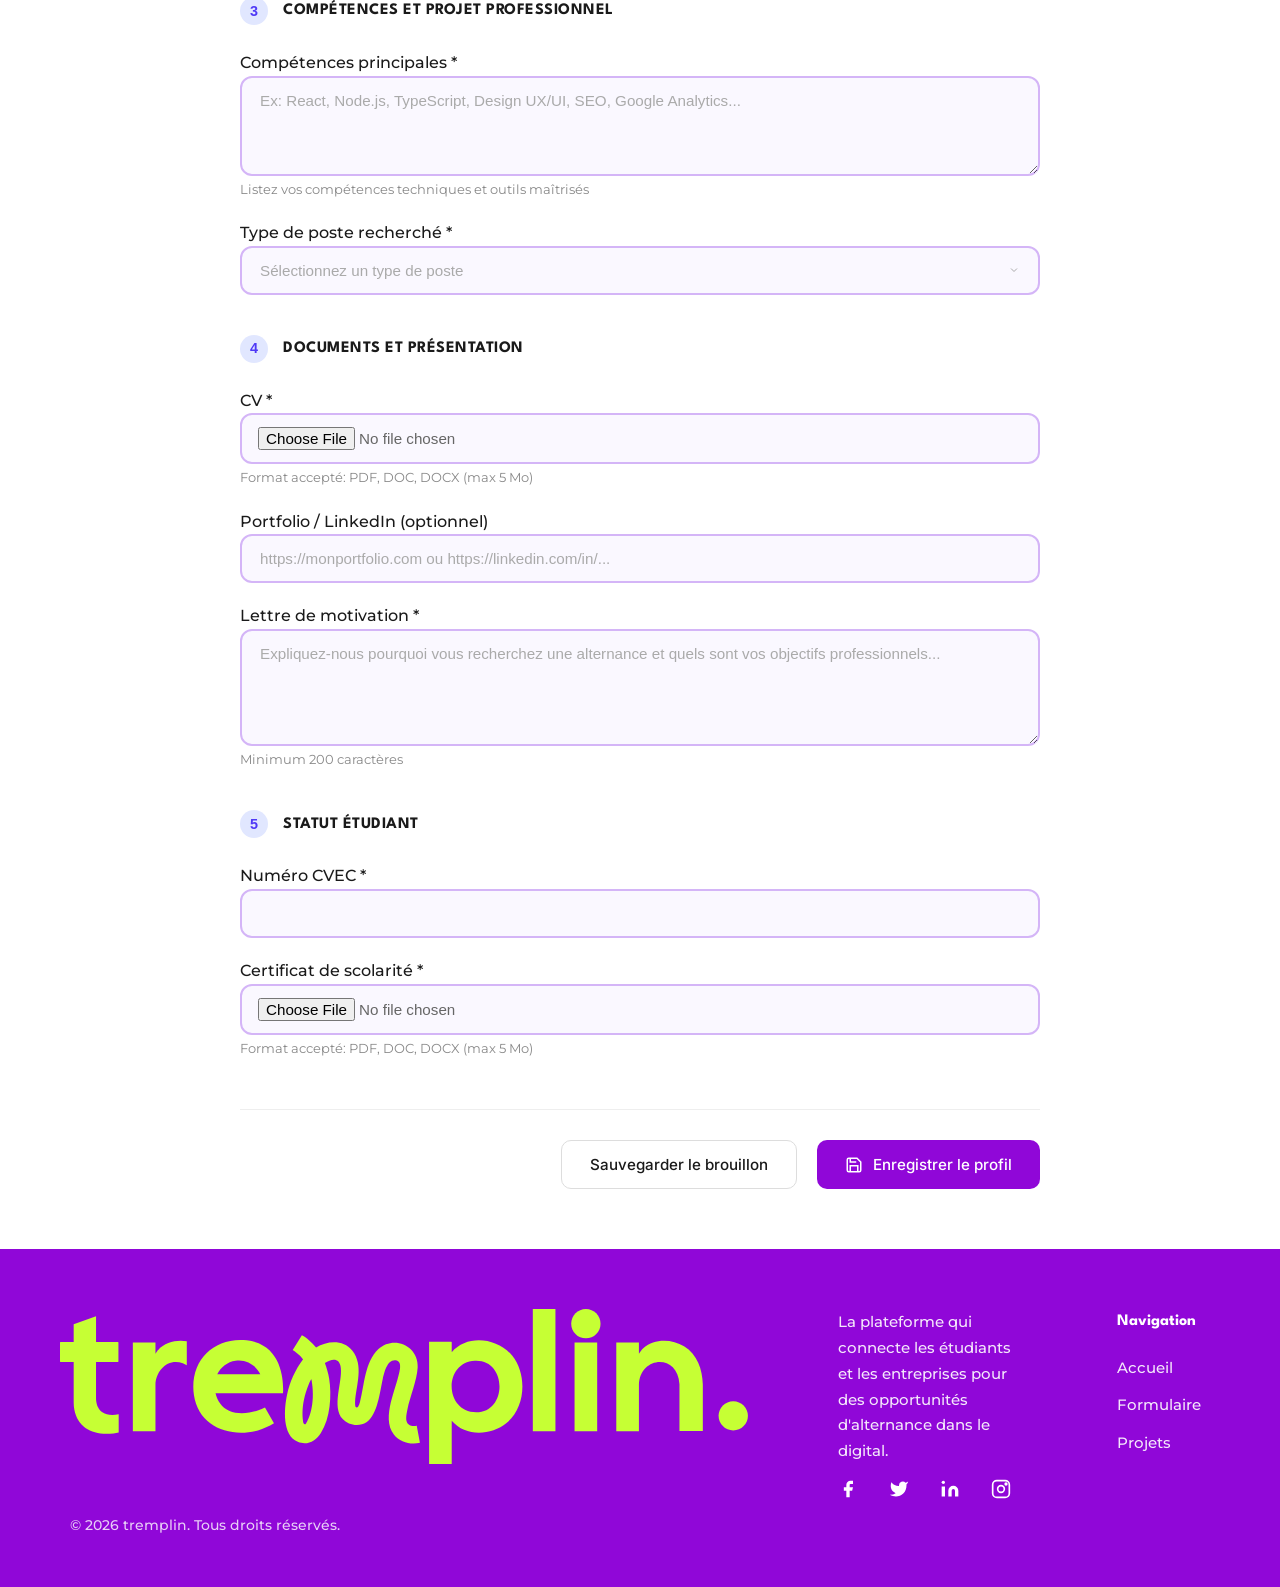
<file: formulaire-etudiant.html>
<!DOCTYPE html>
<html lang="fr">
<head>
    <meta charset="UTF-8">
    <meta name="viewport" content="width=device-width, initial-scale=1.0">
    <title>Formulaire Étudiant - Tremplin</title>
    <link rel="stylesheet" href="styles.css">
    <script src="script.js" defer></script>
</head>
<body>
    <!-- Navigation -->
    <nav class="navbar">
        <div class="nav-container">
            <a href="#" class="logo">
                <svg width="34" height="23" viewBox="0 0 34 23" fill="none" xmlns="http://www.w3.org/2000/svg">
                    <path d="M31.7251 22.205C32.9281 22.205 33.9033 21.2298 33.9033 20.0269C33.9033 18.8239 32.9281 17.8488 31.7251 17.8488C30.5222 17.8488 29.547 18.8239 29.547 20.0269C29.547 21.2298 30.5222 22.205 31.7251 22.205Z" fill="#910DCE"/>
                    <path d="M27.986 19.25C27.986 19.25 27.7479 19.2977 27.6359 19.3008C25.3147 19.3677 25.6574 17.4427 26.0044 15.7743C26.5904 12.9573 28.0155 9.6709 28.183 6.86578C28.4574 2.26577 23.0603 -0.114616 19.7988 3.01567C16.9548 5.74508 16.8718 10.5935 15.9362 14.1568C15.8652 14.427 15.6878 15.0457 15.4939 15.2324C15.371 15.3506 15.1168 15.3926 15.0053 15.2454C14.8933 15.097 14.8788 14.4177 14.8913 14.2118C15.1075 10.6225 16.8122 6.44986 14.2757 3.25994C12.3719 0.865547 8.99577 1.14455 6.60398 2.61635C4.55601 0.276413 3.58312 0 3.58312 0L1.64199 3.12717C1.64199 3.12717 1.89402 3.30298 1.97285 3.36106C3.2704 4.31477 3.84553 5.13831 3.84553 5.13831C2.19741 7.3346 1.00826 9.96184 0.436237 12.6513C-0.1809 15.5539 -0.645569 21.2176 2.71757 22.6463C4.75672 23.5129 6.50129 22.4472 7.62355 20.7607C9.63261 17.7419 9.95312 12.7027 9.37954 9.2109C9.19388 8.07983 8.85731 6.97832 8.47354 5.90273C9.97075 4.94021 11.6215 4.75403 11.8559 6.95498C12.1992 10.175 9.88466 15.1028 12.2542 17.8197C13.4418 19.1816 15.7905 19.5021 17.3017 18.5131C19.7127 16.9345 20.167 11.9071 20.7764 9.2721C21.0704 8.001 21.6979 5.19018 23.4534 5.34835C24.3952 5.4334 24.5388 6.31035 24.4304 7.07374C23.8569 11.1251 20.3184 17.3991 23.1246 21.075C24.4014 22.747 26.6578 23.2946 28.6627 22.8543L27.986 19.2505V19.25ZM4.43777 18.7942C4.31175 18.9803 4.02496 18.942 3.95547 18.7278C3.90931 18.5867 3.04688 15.2189 5.0715 10.3783C5.18248 10.1128 5.35881 9.6849 5.50868 9.45257C5.53098 9.41782 5.53773 9.33174 5.60671 9.39604C5.6596 9.44531 5.81 10.6511 5.82711 10.8258C6.28193 15.5026 4.83243 18.2113 4.43777 18.7936V18.7942Z" fill="#910DCE"/>
                </svg>
            </a>
            <button class="mobile-menu-btn" aria-label="Menu">
                <span></span>
                <span></span>
                <span></span>
            </button>
            <ul class="nav-links">
                <li><a href="index.html">Accueil</a></li>
                <li><a href="index.html#entreprises">Entreprise</a></li>
                <li><a href="projets.html">Projets</a></li>
            </ul>
            <span class="nav-separator"></span>
            <a href="profil.html" class="profile-icon">
                <svg width="20" height="20" viewBox="0 0 24 24" fill="none" stroke="currentColor" stroke-width="2">
                    <circle cx="12" cy="8" r="4"></circle>
                    <path d="M4 20c0-4 4-6 8-6s8 2 8 6"></path>
                </svg>
            </a>
        </div>
    </nav>

    <!-- Hero Header -->
    <section class="form-hero">
        <div class="form-hero-content">
            <div class="form-hero-icon">
                <svg width="40" height="40" viewBox="0 0 24 24" fill="none" stroke="currentColor" stroke-width="2">
                    <path d="M22 10v6M2 10l10-5 10 5-10 5z"></path>
                    <path d="M6 12v5c3 3 9 3 12 0v-5"></path>
                </svg>
            </div>
            <h1>FORMULAIRE ÉTUDIANT</h1>
            <p>Complétez votre profil pour trouver l'alternance de vos rêves dans le digital</p>
        </div>
    </section>

    <!-- Form Section -->
    <section class="form-section">
        <div class="form-container">
            <h2>INFORMATIONS DU CANDIDAT</h2>
            <p class="form-intro">Tous les champs marqués d'un astérisque (*) sont obligatoires</p>

            <form class="student-form">
                <!-- Section 1: Informations personnelles -->
                <div class="form-block">
                    <div class="form-block-header">
                        <span class="block-number">1</span>
                        <h3>INFORMATIONS PERSONNELLES</h3>
                    </div>
                    <div class="form-row">
                        <div class="form-group">
                            <label for="prenom">Prénom *</label>
                            <input type="text" id="prenom" name="prenom" placeholder="Jean" required>
                        </div>
                        <div class="form-group">
                            <label for="nom">Nom *</label>
                            <input type="text" id="nom" name="nom" placeholder="Dupont" required>
                        </div>
                    </div>
                    <div class="form-row">
                        <div class="form-group">
                            <label for="email">Email *</label>
                            <input type="email" id="email" name="email" placeholder="jean.dupont@email.com" required>
                        </div>
                        <div class="form-group">
                            <label for="telephone">Téléphone *</label>
                            <input type="tel" id="telephone" name="telephone" placeholder="06 12 34 56 78" required>
                        </div>
                    </div>
                </div>

                <!-- Section 2: Formation -->
                <div class="form-block">
                    <div class="form-block-header">
                        <span class="block-number">2</span>
                        <h3>FORMATION</h3>
                    </div>
                    <div class="form-group full-width">
                        <label for="ecole">École / Université *</label>
                        <input type="text" id="ecole" name="ecole" placeholder="Université Paris-Saclay" required>
                    </div>
                    <div class="form-row">
                        <div class="form-group">
                            <label for="niveau">Niveau d'études *</label>
                            <select id="niveau" name="niveau" required>
                                <option value="">Sélectionnez votre niveau</option>
                                <option value="bac">Bac</option>
                                <option value="bac+1">Bac+1</option>
                                <option value="bac+2">Bac+2</option>
                                <option value="bac+3">Bac+3</option>
                                <option value="bac+4">Bac+4</option>
                                <option value="bac+5">Bac+5</option>
                            </select>
                        </div>
                        <div class="form-group">
                            <label for="diplome">Diplôme préparé *</label>
                            <input type="text" id="diplome" name="diplome" placeholder="Master Digital Marketing" required>
                        </div>
                    </div>
                </div>

                <!-- Section 3: Compétences et projet professionnel -->
                <div class="form-block">
                    <div class="form-block-header">
                        <span class="block-number">3</span>
                        <h3>COMPÉTENCES ET PROJET PROFESSIONNEL</h3>
                    </div>
                    <div class="form-group full-width">
                        <label for="competences">Compétences principales *</label>
                        <textarea id="competences" name="competences" rows="3" placeholder="Ex: React, Node.js, TypeScript, Design UX/UI, SEO, Google Analytics..." required></textarea>
                        <span class="form-hint">Listez vos compétences techniques et outils maîtrisés</span>
                    </div>
                    <div class="form-group full-width">
                        <label for="poste">Type de poste recherché *</label>
                        <select id="poste" name="poste" required>
                            <option value="">Sélectionnez un type de poste</option>
                            <option value="dev-web">Développeur Web</option>
                            <option value="dev-mobile">Développeur Mobile</option>
                            <option value="designer">Designer UX/UI</option>
                            <option value="marketing">Marketing Digital</option>
                            <option value="data">Data Analyst</option>
                            <option value="chef-projet">Chef de Projet</option>
                        </select>
                    </div>
                </div>

                <!-- Section 4: Documents et présentation -->
                <div class="form-block">
                    <div class="form-block-header">
                        <span class="block-number">4</span>
                        <h3>DOCUMENTS ET PRÉSENTATION</h3>
                    </div>
                    <div class="form-group full-width">
                        <label for="cv">CV *</label>
                        <input type="file" id="cv" name="cv" accept=".pdf,.doc,.docx" required>
                        <span class="form-hint">Format accepté: PDF, DOC, DOCX (max 5 Mo)</span>
                    </div>
                    <div class="form-group full-width">
                        <label for="portfolio">Portfolio / LinkedIn (optionnel)</label>
                        <input type="url" id="portfolio" name="portfolio" placeholder="https://monportfolio.com ou https://linkedin.com/in/...">
                    </div>
                    <div class="form-group full-width">
                        <label for="motivation">Lettre de motivation *</label>
                        <textarea id="motivation" name="motivation" rows="5" placeholder="Expliquez-nous pourquoi vous recherchez une alternance et quels sont vos objectifs professionnels..." required></textarea>
                        <span class="form-hint">Minimum 200 caractères</span>
                    </div>
                </div>

                <!-- Section 5: Statut étudiant -->
                <div class="form-block">
                    <div class="form-block-header">
                        <span class="block-number">5</span>
                        <h3>STATUT ÉTUDIANT</h3>
                    </div>
                    <div class="form-group full-width">
                        <label for="cvec">Numéro CVEC *</label>
                        <input type="text" id="cvec" name="cvec" required>
                    </div>
                    <div class="form-group full-width">
                        <label for="certificat">Certificat de scolarité *</label>
                        <input type="file" id="certificat" name="certificat" accept=".pdf,.doc,.docx" required>
                        <span class="form-hint">Format accepté: PDF, DOC, DOCX (max 5 Mo)</span>
                    </div>
                </div>

                <!-- Buttons -->
                <div class="form-actions">
                    <button type="button" class="btn-secondary">Sauvegarder le brouillon</button>
                    <button type="submit" class="btn-primary">
                        <svg width="18" height="18" viewBox="0 0 24 24" fill="none" stroke="currentColor" stroke-width="2">
                            <path d="M19 21H5a2 2 0 0 1-2-2V5a2 2 0 0 1 2-2h11l5 5v11a2 2 0 0 1-2 2z"></path>
                            <polyline points="17 21 17 13 7 13 7 21"></polyline>
                            <polyline points="7 3 7 8 15 8"></polyline>
                        </svg>
                        Enregistrer le profil
                    </button>
                </div>
            </form>
        </div>
    </section>

    <!-- Success Modal -->
    <div id="successModal" class="success-modal">
        <div class="success-modal-content">
            <div class="success-checkmark">
                <svg class="checkmark" viewBox="0 0 52 52">
                    <circle class="checkmark-circle" cx="26" cy="26" r="25" fill="none"/>
                    <path class="checkmark-check" fill="none" d="M14.1 27.2l7.1 7.2 16.7-16.8"/>
                </svg>
            </div>
            <h3>Profil enregistré avec succès !</h3>
            <p>Vos informations ont été sauvegardées.</p>
        </div>
    </div>

    <!-- Footer -->
    <footer class="footer">
        <div class="footer-content">
            <div class="footer-brand">
                <svg class="footer-logo" width="688" height="155" viewBox="0 0 688 155" fill="none" xmlns="http://www.w3.org/2000/svg">
<path d="M391.734 43.2249V33.1668L391.358 32.7908H369.103V155H391.726V111.783C405.427 127.92 430.924 126.667 446.544 114.016C465.72 98.474 467.381 65.3622 452.137 46.5855C437.81 28.9368 407.134 24.7694 391.718 43.2249H391.734ZM416.229 103.292C384.339 103.284 383.054 53.4084 414.803 51.7477C447.32 50.04 447.641 103.299 416.229 103.292Z" fill="#C6FF34"/>
<path d="M186.694 31.3337C153.12 27.6912 129.103 52.6563 133.92 86.0423C138.464 117.501 169.57 129.056 197.896 121.449C203.591 119.922 208.941 117.384 213.97 114.36L204.977 98.3878C204.977 98.3878 185.284 108.751 169.022 101.639C161.682 98.427 157.358 91.7607 155.517 84.2093H222.986C222.986 84.2093 227.686 35.7831 186.686 31.3337H186.694ZM157.256 65.3308C160.687 58.1397 167.463 52.9305 175.5 51.8024C176.683 51.6693 177.889 51.5909 179.111 51.5753C188.417 51.7084 196.447 57.278 200.285 65.3229H157.256V65.3308Z" fill="#C6FF34"/>
<path d="M624.003 37.3106C612.057 30.0333 594.416 29.3988 583.512 38.9948C581.593 40.6868 580.386 42.6687 578.921 44.7132V33.5349H556.291V122.217H578.921V76.3602C579.336 47.541 617.509 43.7026 619.459 75.1382V121.974H642.819V75.3888C642.364 60.3565 637.343 45.4495 624.003 37.3184V37.3106Z" fill="#C6FF34"/>
<path d="M36.0337 89.81V52.9146H58.0536L58.4296 52.5386V33.4094L58.0536 33.0334H36.0494V7.19873L13.6773 15.1496V33.0334H0.375989L0 33.4094V52.5386L0.375989 52.9146H13.6773V93.3664C13.6773 95.7869 13.8573 98.2074 14.3038 100.581C17.8524 119.546 34.099 126.862 53.5572 124.418C55.2805 124.199 56.9726 123.69 58.6881 123.455V105.32C35.8459 109.456 36.2218 91.3375 36.0494 89.81H36.0337Z" fill="#C6FF34"/>
<path d="M97.957 41.1178L95.466 44.7133V33.535H72.843V122.217H95.466V75.6318C95.748 61.328 108.109 48.724 122.883 54.2152C124.238 54.7244 125.452 55.6174 126.8 56.1423V32.2973C116.499 30.5897 105.07 33.206 97.9648 41.1256L97.957 41.1178Z" fill="#C6FF34"/>
<path d="M495.448 0H472.818V122.209H495.448V0Z" fill="#C6FF34"/>
<path d="M537.185 33.5347H514.554V122.217H537.185V33.5347Z" fill="#C6FF34"/>
<path d="M525.873 29.344C533.976 29.344 540.545 22.7751 540.545 14.672C540.545 6.56889 533.976 0 525.873 0C517.77 0 511.201 6.56889 511.201 14.672C511.201 22.7751 517.77 29.344 525.873 29.344Z" fill="#C6FF34"/>
<path d="M673.251 121.52C681.355 121.52 687.923 114.951 687.923 106.848C687.923 98.7447 681.355 92.1758 673.251 92.1758C665.148 92.1758 658.579 98.7447 658.579 106.848C658.579 114.951 665.148 121.52 673.251 121.52Z" fill="#C6FF34"/>
<path d="M356.734 116.788C356.734 116.788 355.614 117.016 355.089 117.031C344.161 117.345 345.775 108.281 347.412 100.432C350.17 87.1702 356.883 71.6992 357.666 58.4999C358.959 36.8483 333.555 25.6387 318.202 40.3734C304.814 53.2202 304.422 76.0467 300.02 92.8181C299.683 94.0949 298.853 97.0012 297.936 97.8785C297.357 98.4347 296.158 98.6305 295.633 97.9412C295.109 97.244 295.038 94.048 295.093 93.0766C296.111 76.1799 304.133 56.5415 292.194 41.5249C283.233 30.2526 267.339 31.5686 256.083 38.4933C246.44 27.4795 241.865 26.1792 241.865 26.1792L232.731 40.8982C232.731 40.8982 233.914 41.7285 234.29 41.9949C240.4 46.4834 243.102 50.361 243.102 50.361C235.347 60.7011 229.747 73.0622 227.052 85.7289C224.146 99.3904 221.96 126.055 237.791 132.776C247.387 136.858 255.605 131.836 260.884 123.901C270.339 109.691 271.851 85.9717 269.149 69.5372C268.271 64.2105 266.689 59.0247 264.887 53.9643C271.937 49.4366 279.708 48.5593 280.813 58.9151C282.426 74.0727 271.53 97.2675 282.685 110.059C288.278 116.467 299.331 117.979 306.444 113.326C317.794 105.9 319.933 82.2273 322.8 69.827C324.186 63.8423 327.14 50.6116 335.404 51.3558C339.837 51.7553 340.511 55.8835 340.002 59.4791C337.299 78.5456 320.646 108.085 333.853 125.389C339.861 133.262 350.483 135.839 359.922 133.763L356.734 116.796V116.788ZM245.883 114.642C245.288 115.519 243.941 115.339 243.612 114.329C243.392 113.663 239.335 97.808 248.868 75.0284C249.393 73.7751 250.223 71.7619 250.928 70.673C251.038 70.5085 251.061 70.1012 251.39 70.4067C251.641 70.6417 252.346 76.3131 252.424 77.1356C254.563 99.1475 247.74 111.9 245.883 114.642Z" fill="#C6FF34"/>
</svg>
            </div>
            <div class="footer-description">
                <p>La plateforme qui connecte les étudiants et les entreprises pour des opportunités d'alternance dans le digital.</p>
                <div class="social-links">
                    <a href="#" aria-label="Facebook">
                        <svg width="20" height="20" viewBox="0 0 24 24" fill="currentColor">
                            <path d="M18 2h-3a5 5 0 0 0-5 5v3H7v4h3v8h4v-8h3l1-4h-4V7a1 1 0 0 1 1-1h3z"></path>
                        </svg>
                    </a>
                    <a href="#" aria-label="Twitter">
                        <svg width="20" height="20" viewBox="0 0 24 24" fill="currentColor">
                            <path d="M23 3a10.9 10.9 0 0 1-3.14 1.53 4.48 4.48 0 0 0-7.86 3v1A10.66 10.66 0 0 1 3 4s-4 9 5 13a11.64 11.64 0 0 1-7 2c9 5 20 0 20-11.5a4.5 4.5 0 0 0-.08-.83A7.72 7.72 0 0 0 23 3z"></path>
                        </svg>
                    </a>
                    <a href="#" aria-label="LinkedIn">
                        <svg width="20" height="20" viewBox="0 0 24 24" fill="currentColor">
                            <path d="M16 8a6 6 0 0 1 6 6v7h-4v-7a2 2 0 0 0-2-2 2 2 0 0 0-2 2v7h-4v-7a6 6 0 0 1 6-6z"></path>
                            <rect x="2" y="9" width="4" height="12"></rect>
                            <circle cx="4" cy="4" r="2"></circle>
                        </svg>
                    </a>
                    <a href="#" aria-label="Instagram">
                        <svg width="20" height="20" viewBox="0 0 24 24" fill="none" stroke="currentColor" stroke-width="2">
                            <rect x="2" y="2" width="20" height="20" rx="5"></rect>
                            <circle cx="12" cy="12" r="4"></circle>
                            <circle cx="18" cy="6" r="1"></circle>
                        </svg>
                    </a>
                </div>
            </div>
            <div class="footer-nav">
                <h4>Navigation</h4>
                <ul>
                    <li><a href="index.html">Accueil</a></li>
                    <li><a href="formulaire-etudiant.html">Formulaire</a></li>
                    <li><a href="#">Projets</a></li>
                </ul>
            </div>
            <div class="footer-contact">
                <h4>Contact</h4>
                <ul>
                    <li><a href="mailto:contact@tremplin.fr">contact@tremplin.fr</a></li>
                    <li>01 23 45 67 89</li>
                    <li>Paris, France</li>
                </ul>
            </div>
        </div>
        <div class="footer-bottom">
            <p>&copy; 2026 tremplin. Tous droits réservés.</p>
        </div>
    </footer>
</body>
</html>
</file>
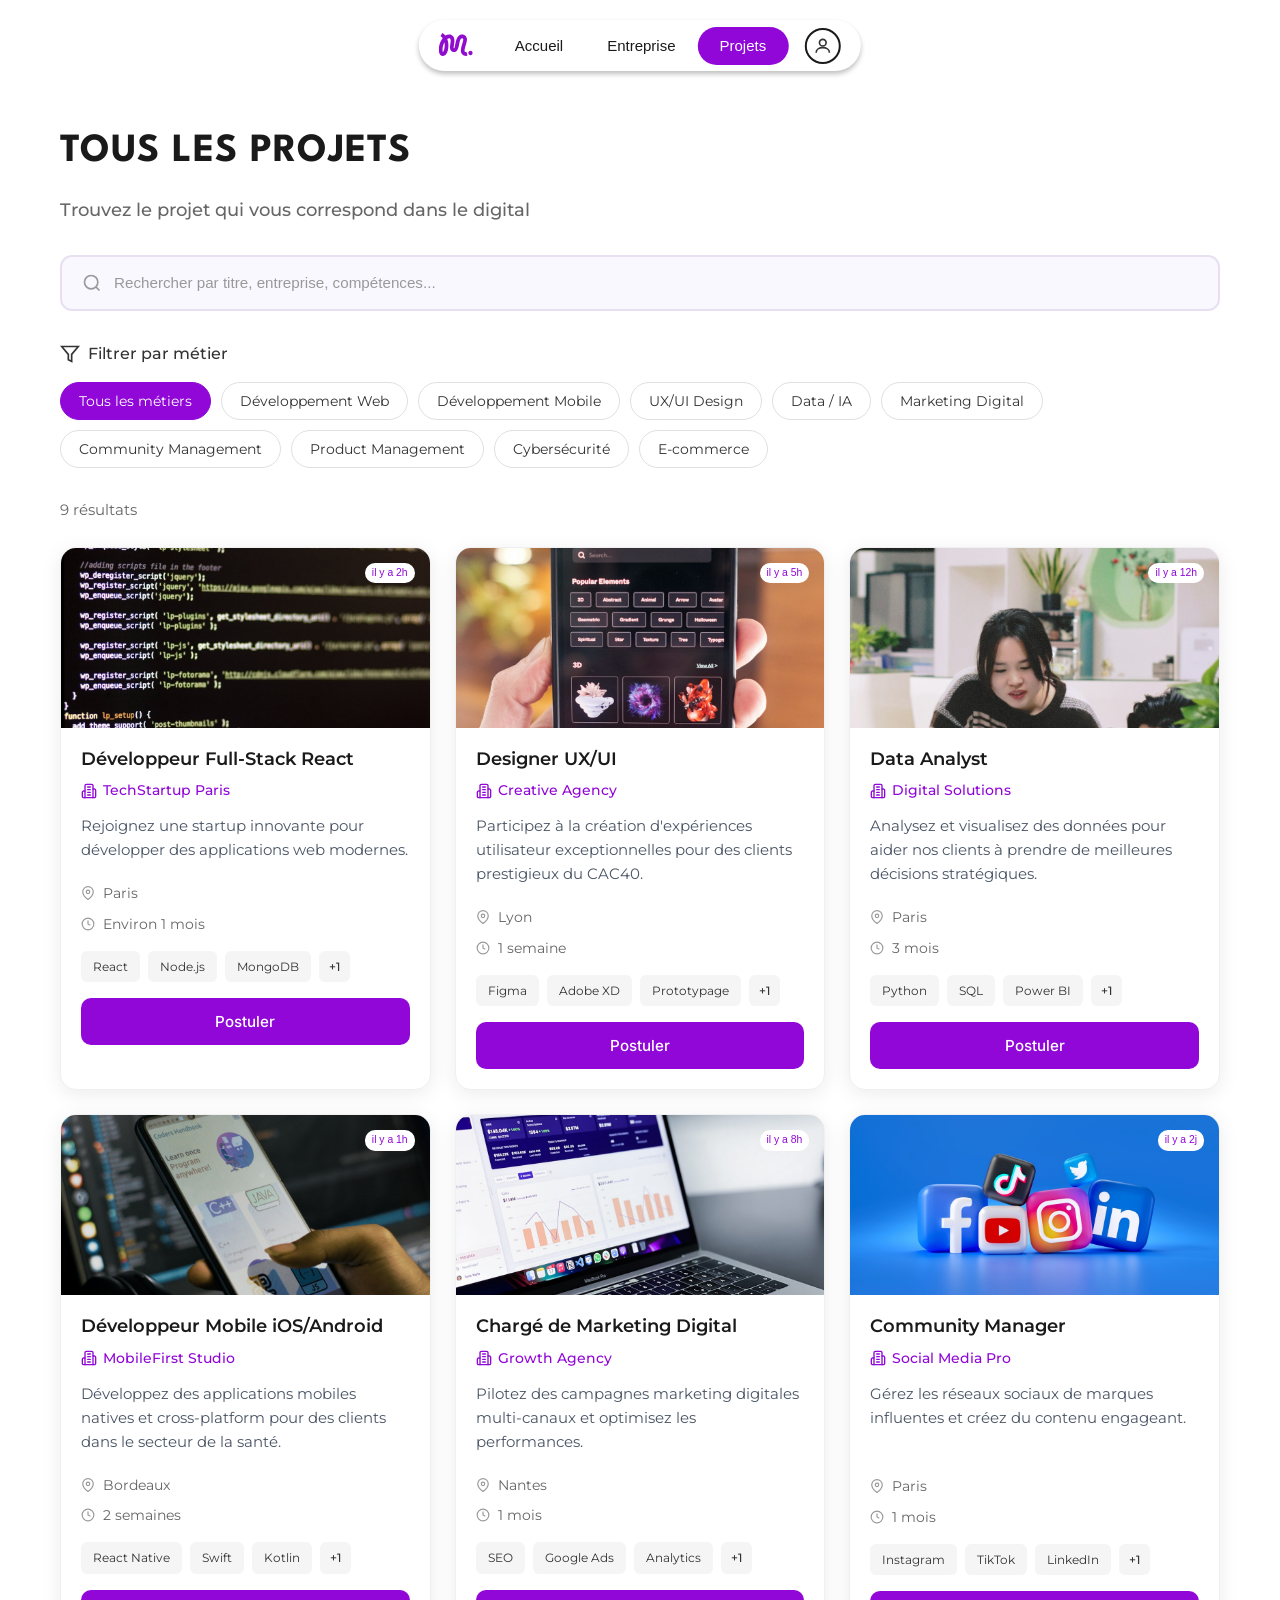
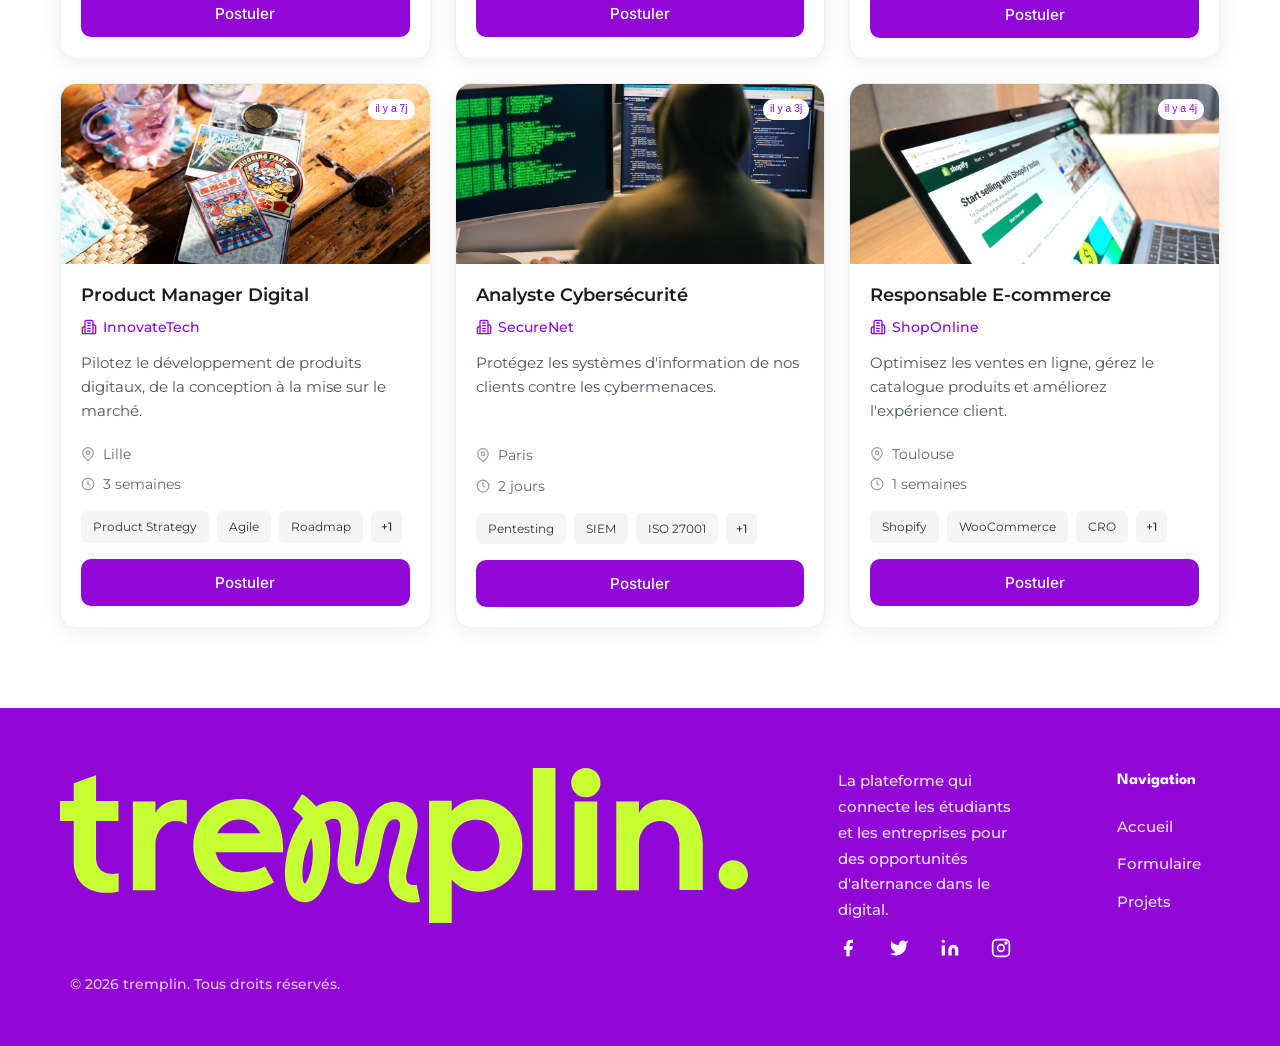
<file: projets.html>
<!DOCTYPE html>
<html lang="fr">
<head>
    <meta charset="UTF-8">
    <meta name="viewport" content="width=device-width, initial-scale=1.0">
    <title>Projets - Tremplin</title>
    <link rel="stylesheet" href="styles.css">
    <script src="script.js" defer></script>
    <script src="projets.js" defer></script>
</head>
<body>
    <!-- Navigation -->
    <nav class="navbar">
        <div class="nav-container">
            <a href="index.html" class="logo">
                <svg width="34" height="23" viewBox="0 0 34 23" fill="none" xmlns="http://www.w3.org/2000/svg">
                    <path d="M31.7251 22.205C32.9281 22.205 33.9033 21.2298 33.9033 20.0269C33.9033 18.8239 32.9281 17.8488 31.7251 17.8488C30.5222 17.8488 29.547 18.8239 29.547 20.0269C29.547 21.2298 30.5222 22.205 31.7251 22.205Z" fill="#910DCE"/>
                    <path d="M27.986 19.25C27.986 19.25 27.7479 19.2977 27.6359 19.3008C25.3147 19.3677 25.6574 17.4427 26.0044 15.7743C26.5904 12.9573 28.0155 9.6709 28.183 6.86578C28.4574 2.26577 23.0603 -0.114616 19.7988 3.01567C16.9548 5.74508 16.8718 10.5935 15.9362 14.1568C15.8652 14.427 15.6878 15.0457 15.4939 15.2324C15.371 15.3506 15.1168 15.3926 15.0053 15.2454C14.8933 15.097 14.8788 14.4177 14.8913 14.2118C15.1075 10.6225 16.8122 6.44986 14.2757 3.25994C12.3719 0.865547 8.99577 1.14455 6.60398 2.61635C4.55601 0.276413 3.58312 0 3.58312 0L1.64199 3.12717C1.64199 3.12717 1.89402 3.30298 1.97285 3.36106C3.2704 4.31477 3.84553 5.13831 3.84553 5.13831C2.19741 7.3346 1.00826 9.96184 0.436237 12.6513C-0.1809 15.5539 -0.645569 21.2176 2.71757 22.6463C4.75672 23.5129 6.50129 22.4472 7.62355 20.7607C9.63261 17.7419 9.95312 12.7027 9.37954 9.2109C9.19388 8.07983 8.85731 6.97832 8.47354 5.90273C9.97075 4.94021 11.6215 4.75403 11.8559 6.95498C12.1992 10.175 9.88466 15.1028 12.2542 17.8197C13.4418 19.1816 15.7905 19.5021 17.3017 18.5131C19.7127 16.9345 20.167 11.9071 20.7764 9.2721C21.0704 8.001 21.6979 5.19018 23.4534 5.34835C24.3952 5.4334 24.5388 6.31035 24.4304 7.07374C23.8569 11.1251 20.3184 17.3991 23.1246 21.075C24.4014 22.747 26.6578 23.2946 28.6627 22.8543L27.986 19.2505V19.25ZM4.43777 18.7942C4.31175 18.9803 4.02496 18.942 3.95547 18.7278C3.90931 18.5867 3.04688 15.2189 5.0715 10.3783C5.18248 10.1128 5.35881 9.6849 5.50868 9.45257C5.53098 9.41782 5.53773 9.33174 5.60671 9.39604C5.6596 9.44531 5.81 10.6511 5.82711 10.8258C6.28193 15.5026 4.83243 18.2113 4.43777 18.7936V18.7942Z" fill="#910DCE"/>
                </svg>
            </a>
            <button class="mobile-menu-btn" aria-label="Menu">
                <span></span>
                <span></span>
                <span></span>
            </button>
            <ul class="nav-links">
                <li><a href="index.html">Accueil</a></li>
                <li><a href="index.html#entreprises">Entreprise</a></li>
                <li><a href="projets.html" class="active">Projets</a></li>
            </ul>
            <span class="nav-separator"></span>
            <a href="profil.html" class="profile-icon">
                <svg width="20" height="20" viewBox="0 0 24 24" fill="none" stroke="currentColor" stroke-width="2">
                    <circle cx="12" cy="8" r="4"></circle>
                    <path d="M4 20c0-4 4-6 8-6s8 2 8 6"></path>
                </svg>
            </a>
        </div>
    </nav>

    <!-- Projects Section -->
    <section class="projects-page">
        <div class="projects-container">
            <h1 class="projects-title">TOUS LES PROJETS</h1>
            <p class="projects-subtitle">Trouvez le projet qui vous correspond dans le digital</p>

            <!-- Search Bar -->
            <div class="search-bar">
                <svg width="20" height="20" viewBox="0 0 24 24" fill="none" stroke="currentColor" stroke-width="2">
                    <circle cx="11" cy="11" r="8"></circle>
                    <path d="M21 21l-4.35-4.35"></path>
                </svg>
                <input type="text" placeholder="Rechercher par titre, entreprise, compétences...">
            </div>

            <!-- Filters -->
            <div class="filters-section">
                <div class="filters-header">
                    <svg width="20" height="20" viewBox="0 0 24 24" fill="none" stroke="currentColor" stroke-width="2">
                        <path d="M22 3H2l8 9.46V19l4 2v-8.54L22 3z"></path>
                    </svg>
                    <span>Filtrer par métier</span>
                </div>
                <div class="filters-tags">
                    <button class="filter-tag active">Tous les métiers</button>
                    <button class="filter-tag">Développement Web</button>
                    <button class="filter-tag">Développement Mobile</button>
                    <button class="filter-tag">UX/UI Design</button>
                    <button class="filter-tag">Data / IA</button>
                    <button class="filter-tag">Marketing Digital</button>
                    <button class="filter-tag">Community Management</button>
                    <button class="filter-tag">Product Management</button>
                    <button class="filter-tag">Cybersécurité</button>
                    <button class="filter-tag">E-commerce</button>
                </div>
            </div>

            <!-- Results Count -->
            <p class="results-count">9 résultats</p>

            <!-- Projects Grid -->
            <div class="projects-grid">
                <!-- Project Card 1 -->
                <article class="project-card">
                    <div class="project-image">
                        <img src="./assets/images/projet_1.jpg" alt="Développeur Full-Stack">
                        <span class="project-badge">il y a 2h</span>
                    </div>
                    <div class="project-content">
                        <h3 class="project-title">Développeur Full-Stack React</h3>
                        <div class="project-company">
                            <svg width="16" height="16" viewBox="0 0 16 16" fill="none" xmlns="http://www.w3.org/2000/svg">
                                <g clip-path="url(#clip0_264_492_p1)">
                                    <path d="M4 14.6667V2.66671C4 2.31309 4.14048 1.97395 4.39052 1.7239C4.64057 1.47385 4.97971 1.33337 5.33333 1.33337H10.6667C11.0203 1.33337 11.3594 1.47385 11.6095 1.7239C11.8595 1.97395 12 2.31309 12 2.66671V14.6667H4Z" stroke="#9007D8" stroke-width="1.33333" stroke-linecap="round" stroke-linejoin="round"/>
                                    <path d="M3.99999 8H2.66666C2.31304 8 1.9739 8.14048 1.72385 8.39052C1.4738 8.64057 1.33333 8.97971 1.33333 9.33333V13.3333C1.33333 13.687 1.4738 14.0261 1.72385 14.2761C1.9739 14.5262 2.31304 14.6667 2.66666 14.6667H3.99999" stroke="#9007D8" stroke-width="1.33333" stroke-linecap="round" stroke-linejoin="round"/>
                                    <path d="M12 6H13.3333C13.687 6 14.0261 6.14048 14.2761 6.39052C14.5262 6.64057 14.6667 6.97971 14.6667 7.33333V13.3333C14.6667 13.687 14.5262 14.0261 14.2761 14.2761C14.0261 14.5262 13.687 14.6667 13.3333 14.6667H12" stroke="#9007D8" stroke-width="1.33333" stroke-linecap="round" stroke-linejoin="round"/>
                                    <path d="M6.66667 4H9.33334" stroke="#9007D8" stroke-width="1.33333" stroke-linecap="round" stroke-linejoin="round"/>
                                    <path d="M6.66667 6.66663H9.33334" stroke="#9007D8" stroke-width="1.33333" stroke-linecap="round" stroke-linejoin="round"/>
                                    <path d="M6.66667 9.33337H9.33334" stroke="#9007D8" stroke-width="1.33333" stroke-linecap="round" stroke-linejoin="round"/>
                                    <path d="M6.66667 12H9.33334" stroke="#9007D8" stroke-width="1.33333" stroke-linecap="round" stroke-linejoin="round"/>
                                </g>
                                <defs>
                                    <clipPath id="clip0_264_492_p1">
                                        <rect width="16" height="16" fill="white"/>
                                    </clipPath>
                                </defs>
                            </svg>
                            <span>TechStartup Paris</span>
                        </div>
                        <p class="project-description">Rejoignez une startup innovante pour développer des applications web modernes.</p>
                        <div class="project-location">
                            <svg width="14" height="14" viewBox="0 0 24 24" fill="none" stroke="currentColor" stroke-width="2">
                                <path d="M21 10c0 7-9 13-9 13s-9-6-9-13a9 9 0 0 1 18 0z"></path>
                                <circle cx="12" cy="10" r="3"></circle>
                            </svg>
                            <span>Paris</span>
                        </div>
                        <div class="project-duration">
                            <svg width="14" height="14" viewBox="0 0 24 24" fill="none" stroke="currentColor" stroke-width="2">
                                <circle cx="12" cy="12" r="10"></circle>
                                <path d="M12 6v6l4 2"></path>
                            </svg>
                            <span>Environ 1 mois</span>
                        </div>
                        <div class="project-tags">
                            <span class="tech-tag">React</span>
                            <span class="tech-tag">Node.js</span>
                            <span class="tech-tag">MongoDB</span>
                            <span class="tech-tag-more">+1</span>
                        </div>
                        <button class="btn-postuler">Postuler</button>
                    </div>
                </article>

                <!-- Project Card 2 -->
                <article class="project-card" onclick="window.location.href='detail-projet.html'">
                    <div class="project-image">
                        <img src="./assets/images/projet_2.jpg" alt="Designer UX/UI">
                        <span class="project-badge">il y a 5h</span>
                    </div>
                    <div class="project-content">
                        <h3 class="project-title">Designer UX/UI</h3>
                        <div class="project-company">
                            <svg width="16" height="16" viewBox="0 0 16 16" fill="none" xmlns="http://www.w3.org/2000/svg">
                                <g clip-path="url(#clip0_264_492_p2)">
                                    <path d="M4 14.6667V2.66671C4 2.31309 4.14048 1.97395 4.39052 1.7239C4.64057 1.47385 4.97971 1.33337 5.33333 1.33337H10.6667C11.0203 1.33337 11.3594 1.47385 11.6095 1.7239C11.8595 1.97395 12 2.31309 12 2.66671V14.6667H4Z" stroke="#9007D8" stroke-width="1.33333" stroke-linecap="round" stroke-linejoin="round"/>
                                    <path d="M3.99999 8H2.66666C2.31304 8 1.9739 8.14048 1.72385 8.39052C1.4738 8.64057 1.33333 8.97971 1.33333 9.33333V13.3333C1.33333 13.687 1.4738 14.0261 1.72385 14.2761C1.9739 14.5262 2.31304 14.6667 2.66666 14.6667H3.99999" stroke="#9007D8" stroke-width="1.33333" stroke-linecap="round" stroke-linejoin="round"/>
                                    <path d="M12 6H13.3333C13.687 6 14.0261 6.14048 14.2761 6.39052C14.5262 6.64057 14.6667 6.97971 14.6667 7.33333V13.3333C14.6667 13.687 14.5262 14.0261 14.2761 14.2761C14.0261 14.5262 13.687 14.6667 13.3333 14.6667H12" stroke="#9007D8" stroke-width="1.33333" stroke-linecap="round" stroke-linejoin="round"/>
                                    <path d="M6.66667 4H9.33334" stroke="#9007D8" stroke-width="1.33333" stroke-linecap="round" stroke-linejoin="round"/>
                                    <path d="M6.66667 6.66663H9.33334" stroke="#9007D8" stroke-width="1.33333" stroke-linecap="round" stroke-linejoin="round"/>
                                    <path d="M6.66667 9.33337H9.33334" stroke="#9007D8" stroke-width="1.33333" stroke-linecap="round" stroke-linejoin="round"/>
                                    <path d="M6.66667 12H9.33334" stroke="#9007D8" stroke-width="1.33333" stroke-linecap="round" stroke-linejoin="round"/>
                                </g>
                                <defs>
                                    <clipPath id="clip0_264_492_p2">
                                        <rect width="16" height="16" fill="white"/>
                                    </clipPath>
                                </defs>
                            </svg>
                            <span>Creative Agency</span>
                        </div>
                        <p class="project-description">Participez à la création d'expériences utilisateur exceptionnelles pour des clients prestigieux du CAC40.</p>
                        <div class="project-location">
                            <svg width="14" height="14" viewBox="0 0 24 24" fill="none" stroke="currentColor" stroke-width="2">
                                <path d="M21 10c0 7-9 13-9 13s-9-6-9-13a9 9 0 0 1 18 0z"></path>
                                <circle cx="12" cy="10" r="3"></circle>
                            </svg>
                            <span>Lyon</span>
                        </div>
                        <div class="project-duration">
                            <svg width="14" height="14" viewBox="0 0 24 24" fill="none" stroke="currentColor" stroke-width="2">
                                <circle cx="12" cy="12" r="10"></circle>
                                <path d="M12 6v6l4 2"></path>
                            </svg>
                            <span>1 semaine</span>
                        </div>
                        <div class="project-tags">
                            <span class="tech-tag">Figma</span>
                            <span class="tech-tag">Adobe XD</span>
                            <span class="tech-tag">Prototypage</span>
                            <span class="tech-tag-more">+1</span>
                        </div>
                        <button class="btn-postuler">Postuler</button>
                    </div>
                </article>

                <!-- Project Card 3 -->
                <article class="project-card">
                    <div class="project-image">
                        <img src="./assets/images/projet_3.jpg" alt="Data Analyst">
                        <span class="project-badge">il y a 12h</span>
                    </div>
                    <div class="project-content">
                        <h3 class="project-title">Data Analyst</h3>
                        <div class="project-company">
                            <svg width="16" height="16" viewBox="0 0 16 16" fill="none" xmlns="http://www.w3.org/2000/svg">
                                <g clip-path="url(#clip0_264_492_p3)">
                                    <path d="M4 14.6667V2.66671C4 2.31309 4.14048 1.97395 4.39052 1.7239C4.64057 1.47385 4.97971 1.33337 5.33333 1.33337H10.6667C11.0203 1.33337 11.3594 1.47385 11.6095 1.7239C11.8595 1.97395 12 2.31309 12 2.66671V14.6667H4Z" stroke="#9007D8" stroke-width="1.33333" stroke-linecap="round" stroke-linejoin="round"/>
                                    <path d="M3.99999 8H2.66666C2.31304 8 1.9739 8.14048 1.72385 8.39052C1.4738 8.64057 1.33333 8.97971 1.33333 9.33333V13.3333C1.33333 13.687 1.4738 14.0261 1.72385 14.2761C1.9739 14.5262 2.31304 14.6667 2.66666 14.6667H3.99999" stroke="#9007D8" stroke-width="1.33333" stroke-linecap="round" stroke-linejoin="round"/>
                                    <path d="M12 6H13.3333C13.687 6 14.0261 6.14048 14.2761 6.39052C14.5262 6.64057 14.6667 6.97971 14.6667 7.33333V13.3333C14.6667 13.687 14.5262 14.0261 14.2761 14.2761C14.0261 14.5262 13.687 14.6667 13.3333 14.6667H12" stroke="#9007D8" stroke-width="1.33333" stroke-linecap="round" stroke-linejoin="round"/>
                                    <path d="M6.66667 4H9.33334" stroke="#9007D8" stroke-width="1.33333" stroke-linecap="round" stroke-linejoin="round"/>
                                    <path d="M6.66667 6.66663H9.33334" stroke="#9007D8" stroke-width="1.33333" stroke-linecap="round" stroke-linejoin="round"/>
                                    <path d="M6.66667 9.33337H9.33334" stroke="#9007D8" stroke-width="1.33333" stroke-linecap="round" stroke-linejoin="round"/>
                                    <path d="M6.66667 12H9.33334" stroke="#9007D8" stroke-width="1.33333" stroke-linecap="round" stroke-linejoin="round"/>
                                </g>
                                <defs>
                                    <clipPath id="clip0_264_492_p3">
                                        <rect width="16" height="16" fill="white"/>
                                    </clipPath>
                                </defs>
                            </svg>
                            <span>Digital Solutions</span>
                        </div>
                        <p class="project-description">Analysez et visualisez des données pour aider nos clients à prendre de meilleures décisions stratégiques.</p>
                        <div class="project-location">
                            <svg width="14" height="14" viewBox="0 0 24 24" fill="none" stroke="currentColor" stroke-width="2">
                                <path d="M21 10c0 7-9 13-9 13s-9-6-9-13a9 9 0 0 1 18 0z"></path>
                                <circle cx="12" cy="10" r="3"></circle>
                            </svg>
                            <span>Paris</span>
                        </div>
                        <div class="project-duration">
                            <svg width="14" height="14" viewBox="0 0 24 24" fill="none" stroke="currentColor" stroke-width="2">
                                <circle cx="12" cy="12" r="10"></circle>
                                <path d="M12 6v6l4 2"></path>
                            </svg>
                            <span>3 mois</span>
                        </div>
                        <div class="project-tags">
                            <span class="tech-tag">Python</span>
                            <span class="tech-tag">SQL</span>
                            <span class="tech-tag">Power BI</span>
                            <span class="tech-tag-more">+1</span>
                        </div>
                        <button class="btn-postuler">Postuler</button>
                    </div>
                </article>

                <!-- Project Card 4 -->
                <article class="project-card">
                    <div class="project-image">
                        <img src="./assets/images/projet_4.jpg" alt="Développeur Mobile">
                        <span class="project-badge">il y a 1h</span>
                    </div>
                    <div class="project-content">
                        <h3 class="project-title">Développeur Mobile iOS/Android</h3>
                        <div class="project-company">
                            <svg width="16" height="16" viewBox="0 0 16 16" fill="none" xmlns="http://www.w3.org/2000/svg">
                                <g clip-path="url(#clip0_264_492_p4)">
                                    <path d="M4 14.6667V2.66671C4 2.31309 4.14048 1.97395 4.39052 1.7239C4.64057 1.47385 4.97971 1.33337 5.33333 1.33337H10.6667C11.0203 1.33337 11.3594 1.47385 11.6095 1.7239C11.8595 1.97395 12 2.31309 12 2.66671V14.6667H4Z" stroke="#9007D8" stroke-width="1.33333" stroke-linecap="round" stroke-linejoin="round"/>
                                    <path d="M3.99999 8H2.66666C2.31304 8 1.9739 8.14048 1.72385 8.39052C1.4738 8.64057 1.33333 8.97971 1.33333 9.33333V13.3333C1.33333 13.687 1.4738 14.0261 1.72385 14.2761C1.9739 14.5262 2.31304 14.6667 2.66666 14.6667H3.99999" stroke="#9007D8" stroke-width="1.33333" stroke-linecap="round" stroke-linejoin="round"/>
                                    <path d="M12 6H13.3333C13.687 6 14.0261 6.14048 14.2761 6.39052C14.5262 6.64057 14.6667 6.97971 14.6667 7.33333V13.3333C14.6667 13.687 14.5262 14.0261 14.2761 14.2761C14.0261 14.5262 13.687 14.6667 13.3333 14.6667H12" stroke="#9007D8" stroke-width="1.33333" stroke-linecap="round" stroke-linejoin="round"/>
                                    <path d="M6.66667 4H9.33334" stroke="#9007D8" stroke-width="1.33333" stroke-linecap="round" stroke-linejoin="round"/>
                                    <path d="M6.66667 6.66663H9.33334" stroke="#9007D8" stroke-width="1.33333" stroke-linecap="round" stroke-linejoin="round"/>
                                    <path d="M6.66667 9.33337H9.33334" stroke="#9007D8" stroke-width="1.33333" stroke-linecap="round" stroke-linejoin="round"/>
                                    <path d="M6.66667 12H9.33334" stroke="#9007D8" stroke-width="1.33333" stroke-linecap="round" stroke-linejoin="round"/>
                                </g>
                                <defs>
                                    <clipPath id="clip0_264_492_p4">
                                        <rect width="16" height="16" fill="white"/>
                                    </clipPath>
                                </defs>
                            </svg>
                            <span>MobileFirst Studio</span>
                        </div>
                        <p class="project-description">Développez des applications mobiles natives et cross-platform pour des clients dans le secteur de la santé.</p>
                        <div class="project-location">
                            <svg width="14" height="14" viewBox="0 0 24 24" fill="none" stroke="currentColor" stroke-width="2">
                                <path d="M21 10c0 7-9 13-9 13s-9-6-9-13a9 9 0 0 1 18 0z"></path>
                                <circle cx="12" cy="10" r="3"></circle>
                            </svg>
                            <span>Bordeaux</span>
                        </div>
                        <div class="project-duration">
                            <svg width="14" height="14" viewBox="0 0 24 24" fill="none" stroke="currentColor" stroke-width="2">
                                <circle cx="12" cy="12" r="10"></circle>
                                <path d="M12 6v6l4 2"></path>
                            </svg>
                            <span>2 semaines</span>
                        </div>
                        <div class="project-tags">
                            <span class="tech-tag">React Native</span>
                            <span class="tech-tag">Swift</span>
                            <span class="tech-tag">Kotlin</span>
                            <span class="tech-tag-more">+1</span>
                        </div>
                        <button class="btn-postuler">Postuler</button>
                    </div>
                </article>

                <!-- Project Card 5 -->
                <article class="project-card">
                    <div class="project-image">
                        <img src="./assets/images/projet_5.jpg" alt="Marketing Digital">
                        <span class="project-badge">il y a 8h</span>
                    </div>
                    <div class="project-content">
                        <h3 class="project-title">Chargé de Marketing Digital</h3>
                        <div class="project-company">
                            <svg width="16" height="16" viewBox="0 0 16 16" fill="none" xmlns="http://www.w3.org/2000/svg">
                                <g clip-path="url(#clip0_264_492_p5)">
                                    <path d="M4 14.6667V2.66671C4 2.31309 4.14048 1.97395 4.39052 1.7239C4.64057 1.47385 4.97971 1.33337 5.33333 1.33337H10.6667C11.0203 1.33337 11.3594 1.47385 11.6095 1.7239C11.8595 1.97395 12 2.31309 12 2.66671V14.6667H4Z" stroke="#9007D8" stroke-width="1.33333" stroke-linecap="round" stroke-linejoin="round"/>
                                    <path d="M3.99999 8H2.66666C2.31304 8 1.9739 8.14048 1.72385 8.39052C1.4738 8.64057 1.33333 8.97971 1.33333 9.33333V13.3333C1.33333 13.687 1.4738 14.0261 1.72385 14.2761C1.9739 14.5262 2.31304 14.6667 2.66666 14.6667H3.99999" stroke="#9007D8" stroke-width="1.33333" stroke-linecap="round" stroke-linejoin="round"/>
                                    <path d="M12 6H13.3333C13.687 6 14.0261 6.14048 14.2761 6.39052C14.5262 6.64057 14.6667 6.97971 14.6667 7.33333V13.3333C14.6667 13.687 14.5262 14.0261 14.2761 14.2761C14.0261 14.5262 13.687 14.6667 13.3333 14.6667H12" stroke="#9007D8" stroke-width="1.33333" stroke-linecap="round" stroke-linejoin="round"/>
                                    <path d="M6.66667 4H9.33334" stroke="#9007D8" stroke-width="1.33333" stroke-linecap="round" stroke-linejoin="round"/>
                                    <path d="M6.66667 6.66663H9.33334" stroke="#9007D8" stroke-width="1.33333" stroke-linecap="round" stroke-linejoin="round"/>
                                    <path d="M6.66667 9.33337H9.33334" stroke="#9007D8" stroke-width="1.33333" stroke-linecap="round" stroke-linejoin="round"/>
                                    <path d="M6.66667 12H9.33334" stroke="#9007D8" stroke-width="1.33333" stroke-linecap="round" stroke-linejoin="round"/>
                                </g>
                                <defs>
                                    <clipPath id="clip0_264_492_p5">
                                        <rect width="16" height="16" fill="white"/>
                                    </clipPath>
                                </defs>
                            </svg>
                            <span>Growth Agency</span>
                        </div>
                        <p class="project-description">Pilotez des campagnes marketing digitales multi-canaux et optimisez les performances.</p>
                        <div class="project-location">
                            <svg width="14" height="14" viewBox="0 0 24 24" fill="none" stroke="currentColor" stroke-width="2">
                                <path d="M21 10c0 7-9 13-9 13s-9-6-9-13a9 9 0 0 1 18 0z"></path>
                                <circle cx="12" cy="10" r="3"></circle>
                            </svg>
                            <span>Nantes</span>
                        </div>
                        <div class="project-duration">
                            <svg width="14" height="14" viewBox="0 0 24 24" fill="none" stroke="currentColor" stroke-width="2">
                                <circle cx="12" cy="12" r="10"></circle>
                                <path d="M12 6v6l4 2"></path>
                            </svg>
                            <span>1 mois</span>
                        </div>
                        <div class="project-tags">
                            <span class="tech-tag">SEO</span>
                            <span class="tech-tag">Google Ads</span>
                            <span class="tech-tag">Analytics</span>
                            <span class="tech-tag-more">+1</span>
                        </div>
                        <button class="btn-postuler">Postuler</button>
                    </div>
                </article>

                <!-- Project Card 6 -->
                <article class="project-card">
                    <div class="project-image">
                        <img src="./assets/images/projet_6.jpg" alt="Community Manager">
                        <span class="project-badge">il y a 2j</span>
                    </div>
                    <div class="project-content">
                        <h3 class="project-title">Community Manager</h3>
                        <div class="project-company">
                            <svg width="16" height="16" viewBox="0 0 16 16" fill="none" xmlns="http://www.w3.org/2000/svg">
                                <g clip-path="url(#clip0_264_492_p6)">
                                    <path d="M4 14.6667V2.66671C4 2.31309 4.14048 1.97395 4.39052 1.7239C4.64057 1.47385 4.97971 1.33337 5.33333 1.33337H10.6667C11.0203 1.33337 11.3594 1.47385 11.6095 1.7239C11.8595 1.97395 12 2.31309 12 2.66671V14.6667H4Z" stroke="#9007D8" stroke-width="1.33333" stroke-linecap="round" stroke-linejoin="round"/>
                                    <path d="M3.99999 8H2.66666C2.31304 8 1.9739 8.14048 1.72385 8.39052C1.4738 8.64057 1.33333 8.97971 1.33333 9.33333V13.3333C1.33333 13.687 1.4738 14.0261 1.72385 14.2761C1.9739 14.5262 2.31304 14.6667 2.66666 14.6667H3.99999" stroke="#9007D8" stroke-width="1.33333" stroke-linecap="round" stroke-linejoin="round"/>
                                    <path d="M12 6H13.3333C13.687 6 14.0261 6.14048 14.2761 6.39052C14.5262 6.64057 14.6667 6.97971 14.6667 7.33333V13.3333C14.6667 13.687 14.5262 14.0261 14.2761 14.2761C14.0261 14.5262 13.687 14.6667 13.3333 14.6667H12" stroke="#9007D8" stroke-width="1.33333" stroke-linecap="round" stroke-linejoin="round"/>
                                    <path d="M6.66667 4H9.33334" stroke="#9007D8" stroke-width="1.33333" stroke-linecap="round" stroke-linejoin="round"/>
                                    <path d="M6.66667 6.66663H9.33334" stroke="#9007D8" stroke-width="1.33333" stroke-linecap="round" stroke-linejoin="round"/>
                                    <path d="M6.66667 9.33337H9.33334" stroke="#9007D8" stroke-width="1.33333" stroke-linecap="round" stroke-linejoin="round"/>
                                    <path d="M6.66667 12H9.33334" stroke="#9007D8" stroke-width="1.33333" stroke-linecap="round" stroke-linejoin="round"/>
                                </g>
                                <defs>
                                    <clipPath id="clip0_264_492_p6">
                                        <rect width="16" height="16" fill="white"/>
                                    </clipPath>
                                </defs>
                            </svg>
                            <span>Social Media Pro</span>
                        </div>
                        <p class="project-description">Gérez les réseaux sociaux de marques influentes et créez du contenu engageant.</p>
                        <br>
                        <div class="project-location">
                            <svg width="14" height="14" viewBox="0 0 24 24" fill="none" stroke="currentColor" stroke-width="2">
                                <path d="M21 10c0 7-9 13-9 13s-9-6-9-13a9 9 0 0 1 18 0z"></path>
                                <circle cx="12" cy="10" r="3"></circle>
                            </svg>
                            <span>Paris</span>
                        </div>
                        <div class="project-duration">
                            <svg width="14" height="14" viewBox="0 0 24 24" fill="none" stroke="currentColor" stroke-width="2">
                                <circle cx="12" cy="12" r="10"></circle>
                                <path d="M12 6v6l4 2"></path>
                            </svg>
                            <span>1 mois</span>
                        </div>
                        <div class="project-tags">
                            <span class="tech-tag">Instagram</span>
                            <span class="tech-tag">TikTok</span>
                            <span class="tech-tag">LinkedIn</span>
                            <span class="tech-tag-more">+1</span>
                        </div>
                        <button class="btn-postuler">Postuler</button>
                    </div>
                </article>

                <!-- Project Card 7 -->
                <article class="project-card">
                    <div class="project-image">
                        <img src="./assets/images/projet_7.jpg" alt="Product Manager">
                        <span class="project-badge">il y a 7j</span>
                    </div>
                    <div class="project-content">
                        <h3 class="project-title">Product Manager Digital</h3>
                        <div class="project-company">
                            <svg width="16" height="16" viewBox="0 0 16 16" fill="none" xmlns="http://www.w3.org/2000/svg">
                                <g clip-path="url(#clip0_264_492_p7)">
                                    <path d="M4 14.6667V2.66671C4 2.31309 4.14048 1.97395 4.39052 1.7239C4.64057 1.47385 4.97971 1.33337 5.33333 1.33337H10.6667C11.0203 1.33337 11.3594 1.47385 11.6095 1.7239C11.8595 1.97395 12 2.31309 12 2.66671V14.6667H4Z" stroke="#9007D8" stroke-width="1.33333" stroke-linecap="round" stroke-linejoin="round"/>
                                    <path d="M3.99999 8H2.66666C2.31304 8 1.9739 8.14048 1.72385 8.39052C1.4738 8.64057 1.33333 8.97971 1.33333 9.33333V13.3333C1.33333 13.687 1.4738 14.0261 1.72385 14.2761C1.9739 14.5262 2.31304 14.6667 2.66666 14.6667H3.99999" stroke="#9007D8" stroke-width="1.33333" stroke-linecap="round" stroke-linejoin="round"/>
                                    <path d="M12 6H13.3333C13.687 6 14.0261 6.14048 14.2761 6.39052C14.5262 6.64057 14.6667 6.97971 14.6667 7.33333V13.3333C14.6667 13.687 14.5262 14.0261 14.2761 14.2761C14.0261 14.5262 13.687 14.6667 13.3333 14.6667H12" stroke="#9007D8" stroke-width="1.33333" stroke-linecap="round" stroke-linejoin="round"/>
                                    <path d="M6.66667 4H9.33334" stroke="#9007D8" stroke-width="1.33333" stroke-linecap="round" stroke-linejoin="round"/>
                                    <path d="M6.66667 6.66663H9.33334" stroke="#9007D8" stroke-width="1.33333" stroke-linecap="round" stroke-linejoin="round"/>
                                    <path d="M6.66667 9.33337H9.33334" stroke="#9007D8" stroke-width="1.33333" stroke-linecap="round" stroke-linejoin="round"/>
                                    <path d="M6.66667 12H9.33334" stroke="#9007D8" stroke-width="1.33333" stroke-linecap="round" stroke-linejoin="round"/>
                                </g>
                                <defs>
                                    <clipPath id="clip0_264_492_p7">
                                        <rect width="16" height="16" fill="white"/>
                                    </clipPath>
                                </defs>
                            </svg>
                            <span>InnovateTech</span>
                        </div>
                        <p class="project-description">Pilotez le développement de produits digitaux, de la conception à la mise sur le marché.</p>
                        <div class="project-location">
                            <svg width="14" height="14" viewBox="0 0 24 24" fill="none" stroke="currentColor" stroke-width="2">
                                <path d="M21 10c0 7-9 13-9 13s-9-6-9-13a9 9 0 0 1 18 0z"></path>
                                <circle cx="12" cy="10" r="3"></circle>
                            </svg>
                            <span>Lille</span>
                        </div>
                        <div class="project-duration">
                            <svg width="14" height="14" viewBox="0 0 24 24" fill="none" stroke="currentColor" stroke-width="2">
                                <circle cx="12" cy="12" r="10"></circle>
                                <path d="M12 6v6l4 2"></path>
                            </svg>
                            <span>3 semaines</span>
                        </div>
                        <div class="project-tags">
                            <span class="tech-tag">Product Strategy</span>
                            <span class="tech-tag">Agile</span>
                            <span class="tech-tag">Roadmap</span>
                            <span class="tech-tag-more">+1</span>
                        </div>
                        <button class="btn-postuler">Postuler</button>
                    </div>
                </article>

                <!-- Project Card 8 -->
                <article class="project-card">
                    <div class="project-image">
                        <img src="./assets/images/projet_8.jpg" alt="Cybersécurité">
                        <span class="project-badge">il y a 3j</span>
                    </div>
                    <div class="project-content">
                        <h3 class="project-title">Analyste Cybersécurité</h3>
                        <div class="project-company">
                            <svg width="16" height="16" viewBox="0 0 16 16" fill="none" xmlns="http://www.w3.org/2000/svg">
                                <g clip-path="url(#clip0_264_492_p8)">
                                    <path d="M4 14.6667V2.66671C4 2.31309 4.14048 1.97395 4.39052 1.7239C4.64057 1.47385 4.97971 1.33337 5.33333 1.33337H10.6667C11.0203 1.33337 11.3594 1.47385 11.6095 1.7239C11.8595 1.97395 12 2.31309 12 2.66671V14.6667H4Z" stroke="#9007D8" stroke-width="1.33333" stroke-linecap="round" stroke-linejoin="round"/>
                                    <path d="M3.99999 8H2.66666C2.31304 8 1.9739 8.14048 1.72385 8.39052C1.4738 8.64057 1.33333 8.97971 1.33333 9.33333V13.3333C1.33333 13.687 1.4738 14.0261 1.72385 14.2761C1.9739 14.5262 2.31304 14.6667 2.66666 14.6667H3.99999" stroke="#9007D8" stroke-width="1.33333" stroke-linecap="round" stroke-linejoin="round"/>
                                    <path d="M12 6H13.3333C13.687 6 14.0261 6.14048 14.2761 6.39052C14.5262 6.64057 14.6667 6.97971 14.6667 7.33333V13.3333C14.6667 13.687 14.5262 14.0261 14.2761 14.2761C14.0261 14.5262 13.687 14.6667 13.3333 14.6667H12" stroke="#9007D8" stroke-width="1.33333" stroke-linecap="round" stroke-linejoin="round"/>
                                    <path d="M6.66667 4H9.33334" stroke="#9007D8" stroke-width="1.33333" stroke-linecap="round" stroke-linejoin="round"/>
                                    <path d="M6.66667 6.66663H9.33334" stroke="#9007D8" stroke-width="1.33333" stroke-linecap="round" stroke-linejoin="round"/>
                                    <path d="M6.66667 9.33337H9.33334" stroke="#9007D8" stroke-width="1.33333" stroke-linecap="round" stroke-linejoin="round"/>
                                    <path d="M6.66667 12H9.33334" stroke="#9007D8" stroke-width="1.33333" stroke-linecap="round" stroke-linejoin="round"/>
                                </g>
                                <defs>
                                    <clipPath id="clip0_264_492_p8">
                                        <rect width="16" height="16" fill="white"/>
                                    </clipPath>
                                </defs>
                            </svg>
                            <span>SecureNet</span>
                        </div>
                        <p class="project-description">Protégez les systèmes d'information de nos clients contre les cybermenaces.</p>
                        <br>
                        <div class="project-location">
                            <svg width="14" height="14" viewBox="0 0 24 24" fill="none" stroke="currentColor" stroke-width="2">
                                <path d="M21 10c0 7-9 13-9 13s-9-6-9-13a9 9 0 0 1 18 0z"></path>
                                <circle cx="12" cy="10" r="3"></circle>
                            </svg>
                            <span>Paris</span>
                        </div>
                        <div class="project-duration">
                            <svg width="14" height="14" viewBox="0 0 24 24" fill="none" stroke="currentColor" stroke-width="2">
                                <circle cx="12" cy="12" r="10"></circle>
                                <path d="M12 6v6l4 2"></path>
                            </svg>
                            <span>2 jours</span>
                        </div>
                        <div class="project-tags">
                            <span class="tech-tag">Pentesting</span>
                            <span class="tech-tag">SIEM</span>
                            <span class="tech-tag">ISO 27001</span>
                            <span class="tech-tag-more">+1</span>
                        </div>
                        <button class="btn-postuler">Postuler</button>
                    </div>
                </article>

                <!-- Project Card 9 -->
                <article class="project-card">
                    <div class="project-image">
                        <img src="./assets/images/projet_9.jpg" alt="E-commerce">
                        <span class="project-badge">il y a 4j</span>
                    </div>
                    <div class="project-content">
                        <h3 class="project-title">Responsable E-commerce</h3>
                        <div class="project-company">
                            <svg width="16" height="16" viewBox="0 0 16 16" fill="none" xmlns="http://www.w3.org/2000/svg">
                                <g clip-path="url(#clip0_264_492_p9)">
                                    <path d="M4 14.6667V2.66671C4 2.31309 4.14048 1.97395 4.39052 1.7239C4.64057 1.47385 4.97971 1.33337 5.33333 1.33337H10.6667C11.0203 1.33337 11.3594 1.47385 11.6095 1.7239C11.8595 1.97395 12 2.31309 12 2.66671V14.6667H4Z" stroke="#9007D8" stroke-width="1.33333" stroke-linecap="round" stroke-linejoin="round"/>
                                    <path d="M3.99999 8H2.66666C2.31304 8 1.9739 8.14048 1.72385 8.39052C1.4738 8.64057 1.33333 8.97971 1.33333 9.33333V13.3333C1.33333 13.687 1.4738 14.0261 1.72385 14.2761C1.9739 14.5262 2.31304 14.6667 2.66666 14.6667H3.99999" stroke="#9007D8" stroke-width="1.33333" stroke-linecap="round" stroke-linejoin="round"/>
                                    <path d="M12 6H13.3333C13.687 6 14.0261 6.14048 14.2761 6.39052C14.5262 6.64057 14.6667 6.97971 14.6667 7.33333V13.3333C14.6667 13.687 14.5262 14.0261 14.2761 14.2761C14.0261 14.5262 13.687 14.6667 13.3333 14.6667H12" stroke="#9007D8" stroke-width="1.33333" stroke-linecap="round" stroke-linejoin="round"/>
                                    <path d="M6.66667 4H9.33334" stroke="#9007D8" stroke-width="1.33333" stroke-linecap="round" stroke-linejoin="round"/>
                                    <path d="M6.66667 6.66663H9.33334" stroke="#9007D8" stroke-width="1.33333" stroke-linecap="round" stroke-linejoin="round"/>
                                    <path d="M6.66667 9.33337H9.33334" stroke="#9007D8" stroke-width="1.33333" stroke-linecap="round" stroke-linejoin="round"/>
                                    <path d="M6.66667 12H9.33334" stroke="#9007D8" stroke-width="1.33333" stroke-linecap="round" stroke-linejoin="round"/>
                                </g>
                                <defs>
                                    <clipPath id="clip0_264_492_p9">
                                        <rect width="16" height="16" fill="white"/>
                                    </clipPath>
                                </defs>
                            </svg>
                            <span>ShopOnline</span>
                        </div>
                        <p class="project-description">Optimisez les ventes en ligne, gérez le catalogue produits et améliorez l'expérience client.</p>
                        <div class="project-location">
                            <svg width="14" height="14" viewBox="0 0 24 24" fill="none" stroke="currentColor" stroke-width="2">
                                <path d="M21 10c0 7-9 13-9 13s-9-6-9-13a9 9 0 0 1 18 0z"></path>
                                <circle cx="12" cy="10" r="3"></circle>
                            </svg>
                            <span>Toulouse</span>
                        </div>
                        <div class="project-duration">
                            <svg width="14" height="14" viewBox="0 0 24 24" fill="none" stroke="currentColor" stroke-width="2">
                                <circle cx="12" cy="12" r="10"></circle>
                                <path d="M12 6v6l4 2"></path>
                            </svg>
                            <span>1 semaines</span>
                        </div>
                        <div class="project-tags">
                            <span class="tech-tag">Shopify</span>
                            <span class="tech-tag">WooCommerce</span>
                            <span class="tech-tag">CRO</span>
                            <span class="tech-tag-more">+1</span>
                        </div>
                        <button class="btn-postuler">Postuler</button>
                    </div>
                </article>
            </div>
        </div>
    </section>

    <!-- Footer -->
    <footer class="footer">
        <div class="footer-content">
            <div class="footer-brand">
                <svg class="footer-logo" width="688" height="155" viewBox="0 0 688 155" fill="none" xmlns="http://www.w3.org/2000/svg">
<path d="M391.734 43.2249V33.1668L391.358 32.7908H369.103V155H391.726V111.783C405.427 127.92 430.924 126.667 446.544 114.016C465.72 98.474 467.381 65.3622 452.137 46.5855C437.81 28.9368 407.134 24.7694 391.718 43.2249H391.734ZM416.229 103.292C384.339 103.284 383.054 53.4084 414.803 51.7477C447.32 50.04 447.641 103.299 416.229 103.292Z" fill="#C6FF34"/>
<path d="M186.694 31.3337C153.12 27.6912 129.103 52.6563 133.92 86.0423C138.464 117.501 169.57 129.056 197.896 121.449C203.591 119.922 208.941 117.384 213.97 114.36L204.977 98.3878C204.977 98.3878 185.284 108.751 169.022 101.639C161.682 98.427 157.358 91.7607 155.517 84.2093H222.986C222.986 84.2093 227.686 35.7831 186.686 31.3337H186.694ZM157.256 65.3308C160.687 58.1397 167.463 52.9305 175.5 51.8024C176.683 51.6693 177.889 51.5909 179.111 51.5753C188.417 51.7084 196.447 57.278 200.285 65.3229H157.256V65.3308Z" fill="#C6FF34"/>
<path d="M624.003 37.3106C612.057 30.0333 594.416 29.3988 583.512 38.9948C581.593 40.6868 580.386 42.6687 578.921 44.7132V33.5349H556.291V122.217H578.921V76.3602C579.336 47.541 617.509 43.7026 619.459 75.1382V121.974H642.819V75.3888C642.364 60.3565 637.343 45.4495 624.003 37.3184V37.3106Z" fill="#C6FF34"/>
<path d="M36.0337 89.81V52.9146H58.0536L58.4296 52.5386V33.4094L58.0536 33.0334H36.0494V7.19873L13.6773 15.1496V33.0334H0.375989L0 33.4094V52.5386L0.375989 52.9146H13.6773V93.3664C13.6773 95.7869 13.8573 98.2074 14.3038 100.581C17.8524 119.546 34.099 126.862 53.5572 124.418C55.2805 124.199 56.9726 123.69 58.6881 123.455V105.32C35.8459 109.456 36.2218 91.3375 36.0494 89.81H36.0337Z" fill="#C6FF34"/>
<path d="M97.957 41.1178L95.466 44.7133V33.535H72.843V122.217H95.466V75.6318C95.748 61.328 108.109 48.724 122.883 54.2152C124.238 54.7244 125.452 55.6174 126.8 56.1423V32.2973C116.499 30.5897 105.07 33.206 97.9648 41.1256L97.957 41.1178Z" fill="#C6FF34"/>
<path d="M495.448 0H472.818V122.209H495.448V0Z" fill="#C6FF34"/>
<path d="M537.185 33.5347H514.554V122.217H537.185V33.5347Z" fill="#C6FF34"/>
<path d="M525.873 29.344C533.976 29.344 540.545 22.7751 540.545 14.672C540.545 6.56889 533.976 0 525.873 0C517.77 0 511.201 6.56889 511.201 14.672C511.201 22.7751 517.77 29.344 525.873 29.344Z" fill="#C6FF34"/>
<path d="M673.251 121.52C681.355 121.52 687.923 114.951 687.923 106.848C687.923 98.7447 681.355 92.1758 673.251 92.1758C665.148 92.1758 658.579 98.7447 658.579 106.848C658.579 114.951 665.148 121.52 673.251 121.52Z" fill="#C6FF34"/>
<path d="M356.734 116.788C356.734 116.788 355.614 117.016 355.089 117.031C344.161 117.345 345.775 108.281 347.412 100.432C350.17 87.1702 356.883 71.6992 357.666 58.4999C358.959 36.8483 333.555 25.6387 318.202 40.3734C304.814 53.2202 304.422 76.0467 300.02 92.8181C299.683 94.0949 298.853 97.0012 297.936 97.8785C297.357 98.4347 296.158 98.6305 295.633 97.9412C295.109 97.244 295.038 94.048 295.093 93.0766C296.111 76.1799 304.133 56.5415 292.194 41.5249C283.233 30.2526 267.339 31.5686 256.083 38.4933C246.44 27.4795 241.865 26.1792 241.865 26.1792L232.731 40.8982C232.731 40.8982 233.914 41.7285 234.29 41.9949C240.4 46.4834 243.102 50.361 243.102 50.361C235.347 60.7011 229.747 73.0622 227.052 85.7289C224.146 99.3904 221.96 126.055 237.791 132.776C247.387 136.858 255.605 131.836 260.884 123.901C270.339 109.691 271.851 85.9717 269.149 69.5372C268.271 64.2105 266.689 59.0247 264.887 53.9643C271.937 49.4366 279.708 48.5593 280.813 58.9151C282.426 74.0727 271.53 97.2675 282.685 110.059C288.278 116.467 299.331 117.979 306.444 113.326C317.794 105.9 319.933 82.2273 322.8 69.827C324.186 63.8423 327.14 50.6116 335.404 51.3558C339.837 51.7553 340.511 55.8835 340.002 59.4791C337.299 78.5456 320.646 108.085 333.853 125.389C339.861 133.262 350.483 135.839 359.922 133.763L356.734 116.796V116.788ZM245.883 114.642C245.288 115.519 243.941 115.339 243.612 114.329C243.392 113.663 239.335 97.808 248.868 75.0284C249.393 73.7751 250.223 71.7619 250.928 70.673C251.038 70.5085 251.061 70.1012 251.39 70.4067C251.641 70.6417 252.346 76.3131 252.424 77.1356C254.563 99.1475 247.74 111.9 245.883 114.642Z" fill="#C6FF34"/>
</svg>
            </div>
            <div class="footer-description">
                <p>La plateforme qui connecte les étudiants et les entreprises pour des opportunités d'alternance dans le digital.</p>
                <div class="social-links">
                    <a href="#" aria-label="Facebook">
                        <svg width="20" height="20" viewBox="0 0 24 24" fill="currentColor">
                            <path d="M18 2h-3a5 5 0 0 0-5 5v3H7v4h3v8h4v-8h3l1-4h-4V7a1 1 0 0 1 1-1h3z"></path>
                        </svg>
                    </a>
                    <a href="#" aria-label="Twitter">
                        <svg width="20" height="20" viewBox="0 0 24 24" fill="currentColor">
                            <path d="M23 3a10.9 10.9 0 0 1-3.14 1.53 4.48 4.48 0 0 0-7.86 3v1A10.66 10.66 0 0 1 3 4s-4 9 5 13a11.64 11.64 0 0 1-7 2c9 5 20 0 20-11.5a4.5 4.5 0 0 0-.08-.83A7.72 7.72 0 0 0 23 3z"></path>
                        </svg>
                    </a>
                    <a href="#" aria-label="LinkedIn">
                        <svg width="20" height="20" viewBox="0 0 24 24" fill="currentColor">
                            <path d="M16 8a6 6 0 0 1 6 6v7h-4v-7a2 2 0 0 0-2-2 2 2 0 0 0-2 2v7h-4v-7a6 6 0 0 1 6-6z"></path>
                            <rect x="2" y="9" width="4" height="12"></rect>
                            <circle cx="4" cy="4" r="2"></circle>
                        </svg>
                    </a>
                    <a href="#" aria-label="Instagram">
                        <svg width="20" height="20" viewBox="0 0 24 24" fill="none" stroke="currentColor" stroke-width="2">
                            <rect x="2" y="2" width="20" height="20" rx="5"></rect>
                            <circle cx="12" cy="12" r="4"></circle>
                            <circle cx="18" cy="6" r="1"></circle>
                        </svg>
                    </a>
                </div>
            </div>
            <div class="footer-nav">
                <h4>Navigation</h4>
                <ul>
                    <li><a href="index.html">Accueil</a></li>
                    <li><a href="formulaire-etudiant.html">Formulaire</a></li>
                    <li><a href="projets.html">Projets</a></li>
                </ul>
            </div>
            <div class="footer-contact">
                <h4>Contact</h4>
                <ul>
                    <li><a href="mailto:contact@tremplin.fr">contact@tremplin.fr</a></li>
                    <li>01 23 45 67 89</li>
                    <li>Paris, France</li>
                </ul>
            </div>
        </div>
        <div class="footer-bottom">
            <p>&copy; 2026 tremplin. Tous droits réservés.</p>
        </div>
    </footer>
</body>
</html>
</file>
<file: styles.css>
@import url('https://fonts.googleapis.com/css2?family=Inter:wght@400;500;600;700&family=League+Spartan:wght@700&family=Montserrat:wght@500&display=swap');

* {
    margin: 0;
    padding: 0;
    box-sizing: border-box;
}

body {
    font-family: 'Segoe UI', Tahoma, Geneva, Verdana, sans-serif;
    line-height: 1.6;
    color: #333;
    overflow-y: scroll;
}

body::-webkit-scrollbar {
    width: 0px;
    background: transparent;
}

body::-webkit-scrollbar-thumb {
    background: transparent;
}

a {
    text-decoration: none;
    color: inherit;
}

ul {
    list-style: none;
}

/* Navigation */
.navbar {
    position: fixed;
    top: 20px;
    left: 50%;
    transform: translateX(-50%);
    z-index: 1000;
    background: white;
    border-radius: 100px;
    /* padding: 0px 20px; */
    box-shadow: 0 3px 5px rgba(0, 0, 0, 0.25);
}

.nav-container {
    display: flex;
    align-items: center;
    padding: 0 20px;
}

.logo {
    font-size: 32px;
    font-weight: 700;
    color: #9007D8;
    font-style: italic;
    font-family: 'Georgia', serif;
    letter-spacing: -1px;
    padding-right: 20px;
}

.nav-links {
    display: flex;
    align-items: center;
    position: relative;
}

.nav-links a {
    padding: 10px 22px;
    border-radius: 30px;
    font-weight: 400;
    font-size: 15px;
    transition: all 0.3s ease;
    text-decoration: none;
    color: #1a1a1a;
    position: relative;
    z-index: 1;
}

.nav-links::before {
    content: '';
    position: absolute;
    background: #9007D8;
    border-radius: 30px;
    height: 38px;
    transition: all 0.4s cubic-bezier(0.4, 0, 0.2, 1);
    z-index: 0;
    left: var(--indicator-left, 0);
    width: var(--indicator-width, 0);
}

.nav-links a.active {
    color: white;
}

.nav-links a:hover:not(.active) {
    background: #f3f4f6;
}

.nav-separator {
    width: 1px;
    height: 51px;
    background: #ffffff;
    margin: 0 8px;
}

.profile-icon {
    width: 36px;
    height: 36px;
    border: 2px solid #1a1a1a;
    border-radius: 50%;
    display: flex;
    align-items: center;
    justify-content: center;
    transition: all 0.3s ease;
}

.profile-icon:hover {
    border-color: #9007D8;
    color: #9007D8;
}

/* Hero Section */
.hero {
    display: flex;
    min-height: 100vh;
    position: relative;
}

.hero-entreprises,
.hero-etudiants {
    flex: 1;
    display: flex;
    align-items: center;
    justify-content: center;
    padding: 100px 60px 60px;
    position: relative;
}

.hero-entreprises {
    background: linear-gradient(rgba(198, 255, 52, 0.92), rgba(198, 255, 52, 0.92)),
                url('./assets/images/entreprise.png');
    background-color: #C6FF34;
    background-size: cover;
    background-position: 1% center;
}

.hero-etudiants {
    background: linear-gradient(rgba(144, 7, 216, 0.88), rgba(144, 7, 216, 0.88)),
                url('./assets/images/etudiant.jpg');
    background-color: #9007D8;
    background-size: cover;
    background-position: 10% center;
}

.hero-content {
    max-width: 450px;
}

.hero-icon {
    width: 60px;
    height: 60px;
    display: flex;
    align-items: center;
    justify-content: center;
    margin-bottom: 30px;
}

.hero-entreprises .hero-icon {
    color: #333;
}

.hero-etudiants .hero-icon {
    color: white;
}

.hero h1 {
    font-size: 47px;
    font-weight: 700;
    margin-bottom: 25px;
    letter-spacing: 0.5px;
    white-space: nowrap;
}

.hero-entreprises h1 {
    color: #000;
    font-family: 'League Spartan', sans-serif;
    font-weight: 700;
}

.hero-etudiants h1 {
    color: white;
    font-family: 'League Spartan', sans-serif;
    font-weight: 700;
}

.hero p {
    font-size: 17px;
    margin-bottom: 35px;
    line-height: 1.65;
    font-family: 'Montserrat', sans-serif;
    font-weight: 500;
}

.hero-entreprises p {
    color: #1a1a1a;
}

.hero-etudiants p {
    color: rgba(255, 255, 255, 0.9);
}

.btn {
    display: inline-flex;
    align-items: center;
    gap: 10px;
    padding: 7px 32px;
    border-radius: 10px;
    font-weight: 500;
    font-size: 0.95rem;
    transition: all 0.3s ease;
    width: 100%;
    justify-content: center;
    border: none;
    font-family: 'Inter', sans-serif;
}

.btn-dark {
    background: white;
    color: #1a1a1a;
}

.btn-dark:hover {
    background: rgba(255, 255, 255, 0.9);
    transform: translateY(-2px);
}

.btn-light {
    background: white;
    color: #9007D8;
}

.btn-light:hover {
    background: rgba(255, 255, 255, 0.9);
    transform: translateY(-2px);
}

/* Scroll Indicator */
.scroll-indicator {
    position: absolute;
    bottom: 30px;
    left: 50%;
    transform: translateX(-50%);
    z-index: 10;
    animation: bounce 2s infinite;
    cursor: pointer;
    width: 50px;
    height: 50px;
    display: flex;
    align-items: center;
    justify-content: center;
    background: rgba(255, 255, 255, 0.15);
    border-radius: 50%;
    backdrop-filter: blur(10px);
    box-shadow: 0 4px 20px rgba(255, 255, 255, 0.2);
}

@keyframes bounce {
    0%, 20%, 50%, 80%, 100% {
        transform: translateX(-50%) translateY(0);
    }
    40% {
        transform: translateX(-50%) translateY(-10px);
    }
    60% {
        transform: translateX(-50%) translateY(-5px);
    }
}

.scroll-indicator:hover {
    animation-play-state: paused;
}

/* Mission Section */
.mission {
    padding: 100px 60px 60px;
    text-align: center;
    max-width: 1200px;
    margin: 0 auto;
}

.mission h2 {
    font-size: 3rem;
    font-weight: 700;
    margin-bottom: 30px;
    color: #1a1a1a;
    font-family: 'League Spartan', sans-serif;
}

.mission-text {
    max-width: 800px;
    margin: 0 auto 60px;
    font-size: 1.1rem;
    color: #666;
    line-height: 1.8;
    font-family: 'Montserrat', sans-serif;
    font-weight: 500;
}

.values {
    display: grid;
    grid-template-columns: repeat(3, 1fr);
    gap: 40px;
}

.value-card {
    text-align: center;
}

.value-icon {
    width: 70px;
    height: 70px;
    border-radius: 50%;
    display: flex;
    align-items: center;
    justify-content: center;
    margin: 0 auto 20px;
}

.value-icon.purple {
    background: #f3e8ff;
    color: #1100ff;
}

.value-icon.green {
    background: #d1fae5;
    color: #10b981;
}

.value-icon.orange {
    background: #fef3c7;
    color: #f59e0b;
}

.value-card h3 {
    font-size: 24px;
    font-weight: 600;
    margin-bottom: 15px;
    letter-spacing: 1px;
    font-family: 'League Spartan', sans-serif;
}

.value-card p {
    font-size: 18px;
    color: #666;
    line-height: 1.6;
    font-family: 'Montserrat', sans-serif;
    font-weight: 500;
}

/* Projects Section */
.projects {
    padding: 40px 60px 80px;
    max-width: 1200px;
    margin: 0 auto;
    text-align: center;
}

.projects h2 {
    font-size: 56px;
    font-weight: 700;
    margin-bottom: 15px;
    color: #1a1a1a;
    font-family: 'League Spartan', sans-serif;
}

.projects-subtitle {
    color: #666;
    margin-bottom: 50px;
    font-size: 18px;
    font-family: 'Montserrat', sans-serif;
    font-weight: 500;
}

.projects-subtitle .tremplin-logo {
    display: inline-block;
    vertical-align: middle;
    margin: 0 5px;
}

.project-cards {
    display: grid;
    grid-template-columns: repeat(3, 1fr);
    gap: 30px;
}

.project-card {
    background: white;
    border-radius: 16px;
    overflow: hidden;
    box-shadow: 0 4px 20px rgba(0, 0, 0, 0.08);
    text-align: left;
    transition: transform 0.3s ease, box-shadow 0.3s ease;
}

.project-card:hover {
    transform: translateY(-5px);
    box-shadow: 0 8px 30px rgba(0, 0, 0, 0.12);
}

.project-image {
    position: relative;
    height: 180px;
    overflow: hidden;
}

.project-image img {
    width: 100%;
    height: 100%;
    object-fit: cover;
}

.project-rank {
    position: absolute;
    top: 15px;
    right: 15px;
    background: white;
    color: #9007D8;
    padding: 2px 7px;
    border-radius: 10px;
    font-size: 0.65rem;
    font-weight:500;
}

.project-content {
    padding: 25px;
}

.project-content h3 {
    font-size: 18px;
    font-weight: 600;
    color: #1a1a1a;
    font-family: 'Montserrat', sans-serif;
}

.company-name {
    color: #9007D8;
    font-weight: 500;
    font-size: 18px;
    display: flex;
    align-items: center;
    gap: 6px;
    margin-bottom: 15px;
}

.company-name svg {
    flex-shrink: 0;
}

.project-content p {
    color: #4A5565;
    font-size: 15px;
    margin-bottom: 20px;
    line-height: 1.6;
    font-family: 'Montserrat', sans-serif;
    font-weight: 400;
}

.tech-tags {
    display: flex;
    flex-wrap: wrap;
    gap: 8px;
    margin-bottom: 20px;
}

.tech-tags span {
    background: #f3f4f6;
    padding: 6px 11px;
    border-radius: 20px;
    font-size: 0.85rem;
    color: #555;
}

.btn-outline {
    display: block;
    padding: 14px;
    border: 1px solid #ddd;
    border-radius: 8px;
    text-align: center;
    font-weight: 500;
    color: #333;
    transition: all 0.3s ease;
    font-family: 'Inter', sans-serif;
}

.btn-outline:hover {
    border-color: #9007D8;
    color: #9007D8;
}

.projects-cta {
    margin-top: 50px;
}

.btn-outline-purple {
    display: inline-block;
    padding: 10px 60px;
    border: 2px solid #9007D8;
    border-radius: 8px;
    text-align: center;
    font-weight: 500;
    color: #9007D8;
    transition: all 0.3s ease;
    text-decoration: none;
    font-family: 'Inter', sans-serif;
}

.btn-outline-purple:hover {
    background: #9007D8;
    color: white;
}

.project-meta {
    display: flex;
    flex-direction: column;
    gap: 3px;
    margin-bottom: 15px;
    font-size: 0.9rem;
    color: #666;
}

.project-location,
.project-duration {
    display: flex;
    align-items: center;
    gap: 6px;
}

.project-location svg,
.project-duration svg {
    flex-shrink: 0;
}

/* Footer */
.footer {
    background: #9007D8;
    color: white;
    padding: 60px;
}

.footer-content {
    max-width: 1200px;
    display: grid;
    grid-template-columns: 1.5fr 1.5fr 1fr 1fr;
    gap: 90px;
    align-items: start;
}

.footer-logo {
    font-size: 3.5rem;
    font-weight: 700;
    color: #C6FF34;
    font-style: italic;
    letter-spacing: -2px;
}

.footer-description p {
    font-size: 0.95rem;
    line-height: 1.7;
    opacity: 0.9;
    margin-bottom: 20px;
    font-family: 'Montserrat', sans-serif;
    font-weight: 500;
}

.social-links {
    display: flex;
    gap: 15px;
}

.social-links a {
    width: 36px;
    height: 10px;
    display: flex;
    align-items: center;
    transition: opacity 0.3s ease;
}

.social-links a:hover {
    opacity: 0.7;
}

.footer-nav h4,
.footer-contact h4 {
    font-size: 1rem;
    font-weight: 700;
    margin-bottom: 20px;
    font-family: 'League Spartan', sans-serif;
}

.footer-nav ul,
.footer-contact ul {
    display: flex;
    flex-direction: column;
    gap: 12px;
}

.footer-nav a,
.footer-contact a,
.footer-contact li {
    font-size: 0.95rem;
    opacity: 0.9;
    transition: opacity 0.3s ease;
    font-family: 'Montserrat', sans-serif;
    font-weight: 500;
}

.footer-nav a:hover,
.footer-contact a:hover {
    opacity: 1;
}

.footer-bottom {
    max-width: 1200px;
    margin: -10px 10px;
    padding-top: 30px;
}

.footer-bottom p {
    font-size: 0.9rem;
    opacity: 0.8;
    font-family: 'Montserrat', sans-serif;
    font-weight: 500;
}

/* Responsive */
@media (max-width: 1024px) {
    .hero {
        flex-direction: column;
    }

    .hero-entreprises,
    .hero-etudiants {
        min-height: 80vh;
    }

    .values {
        grid-template-columns: repeat(2, 1fr);
    }

    .project-cards {
        grid-template-columns: repeat(2, 1fr);
    }

    .footer-content {
        grid-template-columns: repeat(2, 1fr);
    }
}

@media (max-width: 768px) {
    .navbar {
        /* top: 10px; */
        padding: 8px 15px;
    }

    .nav-links {
        display: none;
    }

    .hero h1 {
        font-size: 2rem;
    }

    .mission h2,
    .projects h2 {
        font-size: 2rem;
    }

    .values {
        grid-template-columns: 1fr;
        gap: 30px;
    }

    .project-cards {
        grid-template-columns: 1fr;
    }

    .footer-content {
        grid-template-columns: 1fr;
        gap: 40px;
    }

    .footer-logo {
        font-size: 2.5rem;
    }
}

/* ==================== */
/* Form Page Styles     */
/* ==================== */

.form-hero {
    background: linear-gradient(rgba(144, 7, 216, 0.9), rgba(144, 7, 216, 0.9)),
                url('https://images.unsplash.com/photo-1523240795612-9a054b0db644?w=1200') center/cover;
    min-height: 100vh;
    display: flex;
    align-items: center;
    justify-content: center;
    text-align: center;
    padding: 120px 20px 80px;
}

.form-hero-content {
    max-width: 700px;
}

.form-hero-icon {
    width: 70px;
    height: 70px;
    background: #1a1a1a;
    border-radius: 50%;
    display: flex;
    align-items: center;
    justify-content: center;
    margin: 0 auto 30px;
    color: #c8e600;
}

.form-hero h1 {
    font-size: 3rem;
    font-weight: 700;
    color: white;
    margin-bottom: 20px;
    letter-spacing: 1px;
    font-family: 'League Spartan', sans-serif;
}

.form-hero p {
    font-size: 1.1rem;
    color: rgba(255, 255, 255, 0.9);
    line-height: 1.6;
    font-family: 'Montserrat', sans-serif;
    font-weight: 500;
}

.form-section {
    padding: 60px 20px;
    background: white;
}

.form-container {
    max-width: 800px;
    margin: 0 auto;
}

.form-container > h2 {
    font-size: 1.5rem;
    font-weight: 700;
    color: #1a1a1a;
    margin-bottom: 10px;
    font-family: 'League Spartan', sans-serif;
}

.form-intro {
    color: #666;
    margin-bottom: 40px;
    font-size: 0.95rem;
    font-family: 'Montserrat', sans-serif;
    font-weight: 500;
}

.form-block {
    margin-bottom: 40px;
}

.form-block-header {
    display: flex;
    align-items: center;
    gap: 15px;
    margin-bottom: 25px;
}

.block-number {
    width: 28px;
    height: 28px;
    background: #e1e7ff;
    color: #4f39f6;
    border-radius: 50%;
    display: flex;
    align-items: center;
    justify-content: center;
    font-weight: 600;
    font-size: 0.9rem;
}

.form-block-header h3 {
    font-size: 1rem;
    font-weight: 700;
    color: #1a1a1a;
    letter-spacing: 0.5px;
    font-family: 'League Spartan', sans-serif;
}

.form-row {
    display: grid;
    grid-template-columns: 1fr 1fr;
    gap: 20px;
    margin-bottom: 20px;
}

.form-group {
    display: flex;
    flex-direction: column;
}

.form-group.full-width {
    margin-bottom: 20px;
}

.form-group label {
    font-size: 1rem;
    font-weight: 500;
    color: #1a1a1a;
    font-family: 'Montserrat', sans-serif;
}

.form-group input,
.form-group select,
.form-group textarea {
    padding: 14px 18px;
    border: 2px solid #d4b5f7;
    border-radius: 12px;
    font-size: 0.95rem;
    background: #faf8ff;
    transition: all 0.3s ease;
    font-family: inherit;
    color: #666;
}

.form-group input:focus,
.form-group select:focus,
.form-group textarea:focus {
    outline: none;
    border-color: #9007D8;
    background: white;
    box-shadow: none;
}

.form-group input::placeholder,
.form-group textarea::placeholder {
    color: #aaa;
    font-weight: 400;
}

.form-group select {
    cursor: pointer;
    appearance: none;
    background-image: url("data:image/svg+xml,%3Csvg xmlns='http://www.w3.org/2000/svg' width='12' height='12' viewBox='0 0 24 24' fill='none' stroke='%23aaa' stroke-width='2'%3E%3Cpath d='M6 9l6 6 6-6'/%3E%3C/svg%3E");
    background-repeat: no-repeat;
    background-position: right 18px center;
    color: #aaa;
}

.form-group textarea {
    resize: vertical;
    min-height: 100px;
}

.form-group input[type="file"] {
    padding: 12px 16px;
    cursor: pointer;
}

.form-hint {
    font-size: 0.8rem;
    color: #888;
    margin-top: 4px;
    font-family: 'Montserrat', sans-serif;
}

.form-actions {
    display: flex;
    justify-content: end;
    gap: 20px;
    margin-top: 50px;
    padding-top: 30px;
    border-top: 1px solid #eee;
}

.btn-secondary {
    padding: 14px 28px;
    background: white;
    color: #1a1a1a;
    border: 1px solid #ddd;
    border-radius: 10px;
    font-size: 0.95rem;
    font-weight: 500;
    cursor: pointer;
    transition: all 0.3s ease;
    font-family: 'Inter', sans-serif;
}

.btn-secondary:hover {
    border-color: #9007D8;
    color: #9007D8;
}

.btn-primary {
    padding: 14px 28px;
    background: #9007D8;
    color: white;
    border: none;
    border-radius: 10px;
    font-size: 0.95rem;
    font-weight: 500;
    cursor: pointer;
    display: inline-flex;
    align-items: center;
    gap: 10px;
    transition: all 0.3s ease;
    font-family: 'Inter', sans-serif;
}

.btn-primary:hover {
    background: #9007D8;
    transform: translateY(-2px);
}

/* Success Modal */
.success-modal {
    display: none;
    position: fixed;
    top: 0;
    left: 0;
    width: 100%;
    height: 100%;
    background: rgba(0, 0, 0, 0.5);
    z-index: 10000;
    justify-content: center;
    align-items: center;
    animation: fadeIn 0.3s ease;
}

.success-modal.show {
    display: flex;
}

.success-modal-content {
    background: white;
    padding: 50px;
    border-radius: 20px;
    text-align: center;
    max-width: 400px;
    animation: slideUp 0.4s ease;
}

.success-checkmark {
    margin: 0 auto 30px;
    width: 80px;
    height: 80px;
}

.checkmark {
    width: 80px;
    height: 80px;
    border-radius: 50%;
    display: block;
    stroke-width: 3;
    stroke: #9007D8;
    stroke-miterlimit: 10;
}

.checkmark-circle {
    stroke-dasharray: 166;
    stroke-dashoffset: 166;
    stroke-width: 3;
    stroke-miterlimit: 10;
    stroke: #9007D8;
    fill: white;
    animation: stroke 0.6s cubic-bezier(0.65, 0, 0.45, 1) forwards;
}

.checkmark-check {
    transform-origin: 50% 50%;
    stroke-dasharray: 48;
    stroke-dashoffset: 48;
    stroke: #9007D8;
    stroke-width: 3;
    opacity: 0;
    animation: stroke 0.3s cubic-bezier(0.65, 0, 0.45, 1) 0.6s forwards, fadeInCheck 0.1s linear 0.6s forwards;
}

.success-modal-content h3 {
    font-size: 1.5rem;
    font-weight: 700;
    color: #1a1a1a;
    margin-bottom: 10px;
    font-family: 'League Spartan', sans-serif;
}

.success-modal-content p {
    font-size: 1rem;
    color: #666;
    font-family: 'Montserrat', sans-serif;
}

@keyframes stroke {
    100% {
        stroke-dashoffset: 0;
    }
}

@keyframes fadeInCheck {
    100% {
        opacity: 1;
    }
}

@keyframes fadeIn {
    from {
        opacity: 0;
    }
    to {
        opacity: 1;
    }
}

@keyframes slideUp {
    from {
        transform: translateY(20px);
        opacity: 0;
    }
    to {
        transform: translateY(0);
        opacity: 1;
    }
}

@media (max-width: 768px) {
    .form-hero h1 {
        font-size: 2rem;
    }

    .form-row {
        grid-template-columns: 1fr;
    }

    .form-actions {
        flex-direction: column;
    }

    .btn-secondary,
    .btn-primary {
        width: 100%;
        justify-content: center;
    }
}

/* ==================== */
/* Projects Page Styles */
/* ==================== */

.projects-page {
    padding: 120px 20px 80px;
    max-width: 1200px;
    margin: 0 auto;
}

.projects-title {
    font-size: 2.5rem;
    font-weight: 700;
    color: #1a1a1a;
    margin-bottom: 12px;
    letter-spacing: 1px;
    font-family: 'League Spartan', sans-serif;
}

.projects-subtitle {
    font-size: 18px;
    color: #666;
    margin-bottom: 30px;
    font-family: 'Montserrat', sans-serif;
    font-weight: 500;
}

.search-bar {
    display: flex;
    align-items: center;
    gap: 12px;
    padding: 16px 20px;
    background: #faf8ff;
    border: 2px solid #e8e0f0;
    border-radius: 12px;
    margin-bottom: 30px;
}

.search-bar svg {
    color: #999;
    flex-shrink: 0;
}

.search-bar input {
    flex: 1;
    border: none;
    background: transparent;
    font-size: 0.95rem;
    color: #333;
    outline: none;
}

.search-bar input::placeholder {
    color: #999;
}

.filters-section {
    margin-bottom: 30px;
}

.filters-header {
    display: flex;
    align-items: center;
    gap: 8px;
    margin-bottom: 16px;
    color: #333;
    font-weight: 500;
    font-family: 'Montserrat', sans-serif;
}

.filters-tags {
    display: flex;
    flex-wrap: wrap;
    gap: 10px;
}

.filter-tag {
    padding: 10px 18px;
    border: 1px solid #e0e0e0;
    border-radius: 25px;
    background: white;
    font-size: 0.85rem;
    color: #333;
    cursor: pointer;
    transition: all 0.3s ease;
    font-family: 'Montserrat', sans-serif;
}

.filter-tag:hover {
    border-color: #9007D8;
    color: #9007D8;
}

.filter-tag.active {
    background: #9007D8;
    border-color: #9007D8;
    color: white;
}

.results-count {
    font-size: 0.95rem;
    color: #666;
    margin-bottom: 24px;
    font-family: 'Montserrat', sans-serif;
}

.projects-grid {
    display: grid;
    grid-template-columns: repeat(3, 1fr);
    gap: 24px;
}

.project-card {
    background: white;
    border-radius: 16px;
    overflow: hidden;
    border: 1px solid #f0f0f0;
    transition: all 0.3s ease;
    cursor: pointer;
}

.project-card:hover {
    box-shadow: 0 10px 40px rgba(0, 0, 0, 0.1);
    transform: translateY(-4px);
}

.project-image {
    position: relative;
    height: 180px;
    overflow: hidden;
}

.project-image img {
    width: 100%;
    height: 100%;
    object-fit: cover;
}

.project-badge {
    position: absolute;
    top: 15px;
    right: 15px;
    background: white;
    color: #9007D8;
    padding: 2px 7px;
    border-radius: 10px;
    font-size: 0.65rem;
    font-weight: 500;
}

.project-content {
    padding: 20px;
}

.project-title {
    font-size: 1.1rem;
    font-weight: 700;
    color: #1a1a1a;
    margin-bottom: 8px;
    line-height: 1.3;
    font-family: 'League Spartan', sans-serif;
}

.project-company {
    display: flex;
    align-items: center;
    gap: 6px;
    margin-bottom: 12px;
    color: #9007D8;
    font-weight: 500;
    font-size: 0.9rem;
    font-family: 'Montserrat', sans-serif;
}

.project-company svg {
    flex-shrink: 0;
}

.project-description {
    font-size: 0.85rem;
    color: #666;
    line-height: 1.5;
    margin-bottom: 16px;
    font-family: 'Montserrat', sans-serif;
}

.project-location,
.project-duration {
    display: flex;
    align-items: center;
    gap: 8px;
    font-size: 14px;
    color: #666;
    margin-bottom: 8px;
    font-family: 'Montserrat', sans-serif;
    font-weight: 400;
}

.project-location svg,
.project-duration svg {
    color: #999;
    flex-shrink: 0;
}

.project-tags {
    display: flex;
    flex-wrap: wrap;
    gap: 8px;
    margin: 16px 0;
}

.tech-tag {
    padding: 6px 12px;
    background: #f5f5f5;
    border-radius: 6px;
    font-size: 0.75rem;
    color: #333;
    font-family: 'Montserrat', sans-serif;
}

.tech-tag-more {
    padding: 6px 10px;
    background: #f5f5f5;
    border-radius: 6px;
    font-size: 0.75rem;
    color: #333333;
    font-weight: 500;
    font-family: 'Montserrat', sans-serif;
}

.btn-postuler {
    width: 100%;
    padding: 14px 20px;
    background: #9007D8;
    color: white;
    border: none;
    border-radius: 10px;
    font-size: 0.95rem;
    font-weight: 500;
    cursor: pointer;
    transition: all 0.3s ease;
    font-family: 'Inter', sans-serif;
}

.btn-postuler:hover {
    background: #9007D8;
    transform: translateY(-2px);
}

.project-meta {
    display: flex;
    flex-direction: column;
    gap: 3px;
    margin-bottom: 15px;
    font-size: 0.9rem;
    color: #666;
}

@media (max-width: 992px) {
    .projects-grid {
        grid-template-columns: repeat(2, 1fr);
    }
}

@media (max-width: 640px) {
    .projects-grid {
        grid-template-columns: 1fr;
    }

    .projects-title {
        font-size: 1.8rem;
    }

    .filters-tags {
        gap: 8px;
    }

    .filter-tag {
        padding: 8px 14px;
        font-size: 0.8rem;
    }
}

/* ==================== */
/* Detail Page Styles */
/* ==================== */

.detail-hero {
    background: linear-gradient(135deg, rgba(144, 7, 216, 0.9) 0%, rgba(144, 7, 216, 0.9) 100%), url('./assets/images/background_detail.jpg');
    background-size: cover;
    background-position: center;
    padding: 120px 20px 60px;
    color: white;
}

.detail-hero-content {
    max-width: 1200px;
    margin: 0 auto;
    position: relative;
    margin-left: 20px;
}

.hero-header {
    margin-bottom: 30px;
}

.back-link {
    display: inline-flex;
    align-items: center;
    gap: 8px;
    color: white;
    text-decoration: none;
    font-size: 0.9rem;
    opacity: 0.9;
    transition: opacity 0.3s ease;
    font-family: 'Montserrat', sans-serif;
}

.back-link:hover {
    opacity: 1;
}

.hero-main {
    max-width: 600px;
    margin-left: 140px;
}

.detail-badge {
    display: inline-block;
    padding: 0px 5px;
    background: white;
    color: #9007D8;
    border-radius: 8px;
    font-size: 0.8rem;
    font-weight: 500;
    margin-bottom: -5px;
    font-family: 'Montserrat', sans-serif;
}

.detail-hero h1 {
    font-size: 3rem;
    font-weight: 800;
    margin-bottom: 20px;
    letter-spacing: 1px;
    font-family: 'League Spartan', sans-serif;
}

.detail-meta {
    display: flex;
    gap: 20px;
    flex-wrap: wrap;
}

.meta-item {
    display: flex;
    align-items: center;
    gap: 8px;
    font-size: 0.95rem;
    font-family: 'Montserrat', sans-serif;
}

.meta-item svg {
    opacity: 0.9;
}

.detail-container {
    max-width: 1200px;
    margin: 0 auto;
    padding: 60px 20px;
    display: grid;
    grid-template-columns: 1fr 350px;
    gap: 60px;
}

.detail-main {
    min-width: 0;
}

.detail-section {
    margin-bottom: 35px;
    background: white;
    border: 1px solid #f0f0f0;
    border-radius: 16px;
    padding: 20px;
}

.section-title {
    display: flex;
    align-items: center;
    gap: 12px;
    font-size: 1.3rem;
    font-weight: 700;
    color: #1a1a1a;
    margin-bottom: 15px;
    font-family: 'League Spartan', sans-serif;
}

.section-title svg {
    color: #9007D8;
    flex-shrink: 0;
}

.section-text {
    font-size: 1rem;
    line-height: 1.7;
    color: #555;
    font-family: 'Montserrat', sans-serif;
}

.mission-list,
.profile-list,
.advantages-list {
    list-style: none;
    padding: 0;
    margin: 0;
}

.mission-list li,
.profile-list li,
.advantages-list li {
    display: flex;
    align-items: flex-start;
    gap: 12px;
    margin-bottom: 16px;
    font-size: 0.95rem;
    color: #555;
}

.mission-list svg {
    color: #10b981;
    flex-shrink: 0;
    margin-top: 2px;
}

.profile-list svg {
    color: #494cfc;
    flex-shrink: 0;
    margin-top: 2px;
}

.advantages-list svg {
    color: #f59e0b;
    flex-shrink: 0;
    margin-top: 2px;
}

.company-info {
    margin-top: 18px;
    padding-top: 15px;
    border-top: 1px solid #e0e0e0;
    display: grid;
    grid-template-columns: 1fr 1fr;
    gap: 10px;
}

.info-item {
    display: flex;
    align-items: flex-start;
    gap: 12px;
}

.info-item svg {
    color: #9007D8;
    flex-shrink: 0;
    margin-top: 2px;
}

.info-item > div {
    display: flex;
    flex-direction: column;
    gap: 4px;
}

.info-item:nth-child(3) {
    grid-column: 1 / -1;
}

.info-label {
    font-size: 1.1rem;
    color: #999;
}

.info-value {
    font-size: 1.1rem;
    color: #333;
    font-weight: 500;
}

.info-link {
    font-size: 0.95rem;
    color: #9007D8;
    text-decoration: none;
}

.info-link:hover {
    text-decoration: underline;
}

.detail-sidebar {
    position: relative;
}

.sidebar-sticky {
    position: sticky;
    top: 100px;
    background: white;
}

.detail-sidebar .sidebar-sticky {
    border: 1px solid #f0f0f0;
    border-radius: 16px;
    padding: 24px;
}

.btn-apply {
    width: 100%;
    padding: 16px 24px;
    background: #9007D8;
    color: white;
    border: none;
    border-radius: 12px;
    font-size: 1rem;
    font-weight: 600;
    cursor: pointer;
    transition: all 0.3s ease;
    margin-bottom: 12px;
    font-family: 'Inter', sans-serif;
}

.btn-apply:hover {
    background: #9007D8;
    transform: translateY(-2px);
}

.btn-save {
    width: 100%;
    padding: 14px 24px;
    background: white;
    color: #333;
    border: 1px solid #ddd;
    border-radius: 12px;
    font-size: 0.95rem;
    font-weight: 500;
    cursor: pointer;
    transition: all 0.3s ease;
    margin-bottom: 30px;
    font-family: 'Inter', sans-serif;
}

.btn-save:hover {
    border-color: #9007D8;
    color: #9007D8;
}

.sidebar-info {
    padding-bottom: 24px;
    border-bottom: 1px solid #f0f0f0;
    margin-bottom: 24px;
    border-top: 1px solid #e0e0e0;
    padding-top: 20px;
}

.info-block {
    display: flex;
    align-items: flex-start;
    gap: 12px;
    margin-bottom: 8px;
}

.info-block:last-child {
    margin-bottom: 0;
}

.info-block svg {
    color: #999;
    flex-shrink: 0;
    margin-top: 2px;
}

.info-block > div {
    display: flex;
    flex-direction: column;
    gap: 4px;
}

.sidebar-skills h3 {
    font-size: 1rem;
    font-weight: 600;
    color: #1a1a1a;
    margin-bottom: 16px;
}

.skills-tags {
    display: flex;
    flex-wrap: wrap;
    gap: 8px;
}

.skill-tag {
    padding: 0px 14px;
    background: #f0e8f8;
    color: #9007D8;
    border-radius: 8px;
    font-size: 0.85rem;
    font-weight: 500;
}

@media (max-width: 992px) {
    .detail-container {
        grid-template-columns: 1fr;
        gap: 40px;
    }

    .detail-sidebar {
        order: -1;
    }

    .sidebar-sticky {
        position: static;
    }

    .detail-hero h1 {
        font-size: 2.2rem;
    }
}

@media (max-width: 640px) {
    .detail-hero h1 {
        font-size: 1.8rem;
    }

    .detail-meta {
        gap: 20px;
    }

    .detail-container {
        padding: 40px 20px;
    }
}

/* ==================== */
/* Profile Page Styles */
/* ==================== */

.profile-icon.active {
    background: #9007D8;
    border-radius: 50%;
    padding: 8px;
    color: white;
    border-color: #9007D8;
}

.profile-hero {
    background: linear-gradient(135deg, rgba(144, 7, 216, 0.9) 0%, rgba(144, 7, 216, 0.9) 100%), url('./assets/images/background_profil.png');
    background-size: cover;
    background-position: center;
    padding: 100px 20px 60px;
    color: white;
}

.profile-hero-content {
    max-width: 1200px;
    margin: 0 auto;
}

.profile-header {
    display: flex;
    justify-content: space-between;
    align-items: flex-start;
    gap: 40px;
    margin-bottom: 40px;
}

.profile-left {
    display: flex;
    gap: 30px;
    align-items: flex-start;
}

.profile-avatar {
    position: relative;
    flex-shrink: 0;
}

.profile-avatar img {
    width: 160px;
    height: 160px;
    border-radius: 50%;
    object-fit: cover;
    border: 4px solid white;
}

.profile-badge {
    position: absolute;
    bottom: 0;
    left: 80%;
    transform: translateX(-50%);
    display: flex;
    align-items: center;
    gap: 6px;
    padding: 8px 18px;
    background: #f0b100;
    color: #ffffff;
    border-radius: 20px;
    font-size: 1rem;
    font-weight: 500;
}

.profile-badge svg {
    color: #ffffff;
}

.profile-info h1 {
    font-size: 2.5rem;
    font-weight: 800;
    margin-bottom: 8px;
    letter-spacing: 1px;
}

.profile-subtitle {
    font-size: 1.1rem;
    opacity: 0.9;
    margin-bottom: 16px;
    font-weight: 500;
}

.profile-meta {
    display: flex;
    gap: 20px;
    flex-wrap: wrap;
    margin-bottom: 16px;
}

.profile-meta .meta-item {
    display: flex;
    align-items: center;
    gap: 6px;
    font-size: 0.9rem;
    opacity: 0.9;
}

.profile-tags {
    display: flex;
    gap: 10px;
    flex-wrap: wrap;
}

.profile-tag {
    display: flex;
    align-items: center;
    gap: 6px;
    padding: 8px 14px;
    background: rgba(255, 255, 255, 0.15);
    border-radius: 8px;
    font-size: 0.85rem;
}

.profile-actions {
    display: flex;
    flex-direction: column;
    gap: 12px;
}

.btn-download {
    display: flex;
    align-items: center;
    gap: 8px;
    padding: 12px 12px;
    background: white;
    color: #333;
    border: 1px solid #ddd;
    border-radius: 10px;
    font-size: 0.9rem;
    font-weight: 500;
    cursor: pointer;
    transition: all 0.3s ease;
    max-width: 160px;
    font-family: 'Inter', sans-serif;
}

.btn-download:hover {
    transform: translateY(-2px);
    box-shadow: 0 4px 12px rgba(0, 0, 0, 0.15);
}

.btn-edit {
    padding: 12px 16px;
    background: white;
    color: black;
    border: 1px solid white;
    border-radius: 10px;
    font-size: 0.9rem;
    font-weight: 500;
    cursor: pointer;
    transition: all 0.3s ease;
    max-width: 160px;
    font-family: 'Inter', sans-serif;
}

.btn-edit:hover {
    transform: translateY(-2px);
}

.btn-share-tremplin {
    display: flex;
    align-items: center;
    justify-content: center;
    gap: 4px;
    padding: 12px 20px;
    background: white;
    color: #9007D8;
    border: none;
    border-radius: 10px;
    font-size: 0.9rem;
    font-weight: 500;
    cursor: pointer;
    transition: all 0.3s ease;
    font-family: 'Inter', sans-serif;
}

.btn-share-tremplin:hover {
    transform: translateY(-2px);
    box-shadow: 0 4px 12px rgba(0, 0, 0, 0.15);
}

.tremplin-text {
    color: #9007D8;
    font-weight: 600;
}

.profile-progress {
    background: rgba(255, 255, 255, 0.15);
    border-radius: 12px;
    padding: 20px;
    max-width: 500px;
    margin-left: 190px;
}

.progress-header {
    display: flex;
    align-items: center;
    gap: 10px;
    margin-bottom: 12px;
    font-weight: 500;
}

.progress-header svg {
    color: #4baaff;
}

.progress-points {
    margin-left: auto;
    font-size: 0.9rem;
    opacity: 0.9;
}

.progress-bar {
    height: 10px;
    background: rgba(255, 255, 255, 0.2);
    border-radius: 5px;
    overflow: hidden;
    margin-bottom: 8px;
}

.progress-fill {
    height: 100%;
    background: linear-gradient(90deg, #c4ff00 0%, #9ee500 100%);
    border-radius: 5px;
}

.progress-text {
    font-size: 0.85rem;
    opacity: 0.8;
}

/* Profile Tabs Section */
.profile-tabs-section {
    background: white;
    padding: 0;
    margin-top: 25px;
}

.profile-tabs {
    max-width: 1160px;
    margin: 0 auto;
    display: flex;
    gap: 0;
    margin-bottom: 50px;
    justify-content: center;
}

.profile-tab {
    flex: 0 0 auto;
    padding: 20px 40px;
    background: transparent;
    border: none;
    font-size: 1.5rem;
    font-weight: 600;
    color: #666;
    cursor: pointer;
    transition: all 0.3s ease;
    border-bottom: 3px solid transparent;
    position: relative;
    top: 2px;
}

.profile-tab:hover {
    color: #333;
}

.profile-tab.active {
    color: #1a1a1a;
    border-bottom: 3px solid #9007D8;
}

.wallet-tab {
    display: flex;
    align-items: center;
}

.wallet-tab svg {
    width: 34px;
    height: 30px;
    margin-bottom: 10px;
}

/* Stats Section */
.profile-stats {
    background: white;
    margin-top: 0;
}

.stats-container {
    max-width: 1160px;
    margin: 0 auto;
    display: grid;
    grid-template-columns: repeat(4, 1fr);
    gap: 20px;
}

.stat-card {
    background: #9007D8;
    border-radius: 16px;
    padding: 24px;
    display: flex;
    justify-content: space-between;
    align-items: center;
    color: white;
}

.stat-label {
    font-size: 0.9rem;
    opacity: 0.9;
    display: block;
}

.stat-value {
    font-size: 2.2rem;
    font-weight: 800;
}

.stat-icon svg {
    color: #c4ff00;
}

/* Profile Container */
.profile-container {
    max-width: 1200px;
    margin: 0 auto;
    padding: 60px 20px;
    display: grid;
    grid-template-columns: 1fr 350px;
    gap: 60px;
}

.profile-main {
    min-width: 0;
}

.profile-section {
    margin-bottom: 40px;
    background: white;
    border: 1px solid #f0f0f0;
    border-radius: 16px;
    padding: 30px;
}

.profile-sidebar {
    position: relative;
}

.sidebar-sticky {
    position: sticky;
    top: 90px;
}

.sidebar-section {
    background: white;
    border: 1px solid #f0f0f0;
    border-radius: 16px;
    padding: 15px;
    margin-bottom: 24px;
}

.sidebar-title {
    display: flex;
    align-items: center;
    gap: 10px;
    font-size: 1rem;
    font-weight: 700;
    color: #1a1a1a;
    margin-bottom: 20px;
}

.sidebar-title svg {
    color: #9007D8;
}

/* Skills */
.skills-list {
    display: flex;
    flex-direction: column;
    gap: 20px;
}

.skill-item {
    display: flex;
    flex-direction: column;
    gap: 6px;
}

.skill-header {
    display: flex;
    justify-content: space-between;
    align-items: center;
}

.skill-name {
    font-weight: 600;
    color: #1a1a1a;
    font-size: 0.95rem;
}

.skill-percentage {
    font-size: 0.85rem;
    color: #666;
}

.skill-category {
    font-size: 0.8rem;
    color: #999;
    display: block;
}

.skill-bar {
    height: 6px;
    background: #f0f0f0;
    border-radius: 3px;
    overflow: hidden;
}

.skill-progress {
    height: 100%;
    background: #1a1a1a;
    border-radius: 3px;
}

/* Average Score */
.average-score {
    font-size: 2.5rem;
    font-weight: 800;
    color: #9007D8;
    text-align: center;
}

/* Project History */
.projects-count {
    font-size: 0.9rem;
    color: #666;
    margin-bottom: 24px;
}

.project-history-item {
    padding: 24px 0;
    border-left: 3px solid #9007D8;
    padding-left: 24px;
    margin-left: 10px;
}

.project-history-item:not(:last-child) {
    margin-bottom: 24px;
}

.hidden-project {
    display: none;
}

.hidden-evaluation {
    display: none;
}

.btn-show-more {
    display: block;
    margin: 30px auto;
    padding: 8px 50px;
    background: transparent;
    color: #9007D8;
    border: 1px solid #9007D8;
    border-radius: 10px;
    font-size: 0.95rem;
    font-weight: 500;
    cursor: pointer;
    transition: all 0.3s ease;
    font-family: 'Inter', sans-serif;
}

.btn-show-more:hover {
    background: #9007D8;
    color: white;
    transform: translateY(-2px);
}

.btn-show-more.hidden {
    display: none;
}

.project-history-header {
    display: flex;
    justify-content: space-between;
    align-items: flex-start;
    margin-bottom: 16px;
}

.project-history-title {
    font-size: 1.1rem;
    font-weight: 700;
    color: #1a1a1a;
    margin-bottom: 4px;
}

.project-history-company {
    color: #9007D8;
    font-weight: 500;
    margin-bottom: 8px;
}

.project-history-date {
    display: flex;
    align-items: center;
    gap: 8px;
    font-size: 0.85rem;
    color: #666;
}

.project-history-score {
    display: flex;
    align-items: center;
    gap: 10px;
}

.score-badge {
    display: flex;
    align-items: center;
    gap: 4px;
    padding: 6px 12px;
    background: #d1fae4;
    color: #007a55;
    border-radius: 8px;
    font-weight: 600;
    font-size: 0.9rem;
}

.score-badge svg {
    color: #007a55;
}

.points-badge {
    padding: 6px 12px;
    background: #fef3c6;
    color: #bb4d00;
    border-radius: 8px;
    font-weight: 600;
    font-size: 0.85rem;
}

.project-history-description {
    color: #555;
    line-height: 1.6;
    margin-bottom: 16px;
}

.achievements-title {
    font-weight: 600;
    color: #1a1a1a;
    margin-bottom: 10px;
}

.achievements-list {
    list-style: none;
    padding: 0;
}

.achievements-list li {
    display: flex;
    align-items: flex-start;
    gap: 10px;
    margin-bottom: 8px;
    color: #555;
}

.achievements-list svg {
    color: #10b981;
    flex-shrink: 0;
    margin-top: 2px;
}

.tech-tag-small {
    display: inline-block;
    padding: 4px 10px;
    background: #f5f5f5;
    color: #666;
    border-radius: 4px;
    font-size: 0.8rem;
    margin-right: 8px;
}

/* Evaluations */
.evaluations-subtitle {
    color: #666;
    margin-bottom: 24px;
}

.evaluation-card {
    padding: 24px;
    border: 1px solid #f0f0f0;
    border-radius: 12px;
    margin-bottom: 20px;
}

.evaluation-header {
    display: flex;
    justify-content: space-between;
    align-items: flex-start;
    margin-bottom: 20px;
}

.evaluation-title {
    font-size: 1rem;
    font-weight: 700;
    color: #1a1a1a;
    margin-bottom: 4px;
}

.evaluation-evaluator {
    color: #666;
    font-size: 0.9rem;
    margin-bottom: 4px;
}

.evaluation-date {
    color: #999;
    font-size: 0.85rem;
}

.evaluation-score {
    font-size: 2rem;
    font-weight: 800;
    color: #9007D8;
}

.evaluation-criteria {
    margin-bottom: 20px;
}

.criteria-item {
    display: flex;
    flex-direction: column;
    gap: 8px;
    margin-bottom: 16px;
}

.criteria-header {
    display: flex;
    justify-content: space-between;
    align-items: center;
}

.criteria-label {
    font-size: 0.9rem;
    color: #555;
}

.criteria-bar {
    height: 8px;
    background: #f0f0f0;
    border-radius: 4px;
    overflow: hidden;
}

.criteria-fill {
    height: 100%;
    background: #1a1a1a;
    border-radius: 4px;
}

.criteria-score {
    font-size: 0.9rem;
    color: #333;
    font-weight: 600;
}

.evaluation-comment {
    background: #ffffff;
    padding: 16px;
    margin-bottom: 20px;
    border-radius: 0 8px 8px 0;
}

.evaluation-comment p {
    color: #555;
    font-style: italic;
    line-height: 1.6;
}

.btn-download-eval {
    display: flex;
    align-items: center;
    justify-content: center;
    gap: 8px;
    width: 100%;
    padding: 12px;
    background: white;
    color: #333;
    border: 1px solid #ddd;
    border-radius: 8px;
    font-size: 0.9rem;
    cursor: pointer;
    transition: all 0.3s ease;
    font-family: 'Inter', sans-serif;
}

.btn-download-eval:hover {
    border-color: #9007D8;
    color: #9007D8;
}

/* Recommendations */
.recommendation-card {
    padding: 24px;
    padding-left: 30px;
    border-left: 4px solid #9007D8;
    margin-bottom: 24px;
    position: relative;
}

.recommendation-header {
    display: flex;
    align-items: flex-start;
    gap: 16px;
    margin-bottom: 16px;
}

.recommendation-avatar {
    width: 60px;
    height: 60px;
    border-radius: 50%;
    object-fit: cover;
    flex-shrink: 0;
}

.recommendation-info {
    flex: 1;
}

.recommendation-top {
    display: flex;
    justify-content: space-between;
    align-items: flex-start;
    margin-bottom: 8px;
}

.recommendation-left {
    flex: 1;
}

.recommendation-name {
    font-size: 1.1rem;
    font-weight: 700;
    color: #1a1a1a;
    margin-bottom: 4px;
}

.recommendation-role {
    font-size: 0.9rem;
    color: #666;
    margin-bottom: 4px;
}

.recommendation-date {
    font-size: 0.85rem;
    color: #999;
}

.recommendation-stars {
    display: flex;
    gap: 4px;
}

.recommendation-text {
    color: #555;
    line-height: 1.7;
    font-size: 0.95rem;
}

/* Profile Responsive */
@media (max-width: 1024px) {
    .profile-container {
        grid-template-columns: 1fr;
        gap: 40px;
    }

    .stats-container {
        grid-template-columns: repeat(2, 1fr);
    }

    .profile-header {
        flex-direction: column;
    }

    .profile-actions {
        flex-direction: row;
    }
}

@media (max-width: 768px) {
    .profile-left {
        flex-direction: column;
        align-items: center;
        text-align: center;
    }

    .profile-info h1 {
        font-size: 1.8rem;
    }

    .profile-meta {
        justify-content: center;
    }

    .profile-tags {
        justify-content: center;
    }

    .profile-actions {
        width: 100%;
    }

    .btn-download, .btn-edit {
        flex: 1;
        justify-content: center;
    }

    .stat-value {
        font-size: 1.8rem;
    }

    .criteria-item {
        grid-template-columns: 1fr;
        gap: 8px;
    }

    .criteria-score {
        text-align: left;
    }
}

@media (max-width: 640px) {
    .stats-container {
        grid-template-columns: 1fr;
    }

    .profile-avatar img {
        width: 120px;
        height: 120px;
    }
}

/* Portfolio Section */
.portfolio-section {
    overflow: visible;
}

.portfolio-header {
    display: flex;
    align-items: center;
    gap: 16px;
    margin-bottom: 8px;
}

.portfolio-brand {
    font-size: 1.5rem;
    font-weight: 800;
    color: #9007D8;
}

.portfolio-subtitle {
    color: #666;
    margin-bottom: 24px;
}

.portfolio-grid {
    display: grid;
    grid-template-columns: repeat(2, 1fr);
    gap: 24px;
}

.portfolio-card {
    background: white;
    border: 1px solid #f0f0f0;
    border-radius: 12px;
    overflow: hidden;
}

.portfolio-image {
    position: relative;
    height: 160px;
    overflow: hidden;
}

.portfolio-image img {
    width: 100%;
    height: 100%;
    object-fit: cover;
    filter: grayscale(30%);
    transition: all 0.3s ease;
}

.portfolio-card:hover .portfolio-image img {
    filter: grayscale(0%);
    transform: scale(1.05);
}

.portfolio-badge {
    position: absolute;
    top: 12px;
    right: 12px;
    padding: 0px 25px;
    background: white;
    color: #333;
    border-radius: 6px;
    font-size: 0.75rem;
    font-weight: 500;
}

.portfolio-badge.badge-best {
    background: #ffffff;
    color: #000000;
}

.portfolio-badge.badge-popular {
    background: #ffffff;
    color: #000000;
}

.portfolio-content {
    padding: 16px;
}

.portfolio-title {
    font-size: 1rem;
    font-weight: 700;
    color: #1a1a1a;
    margin-bottom: 6px;
}

.portfolio-description {
    font-size: 0.85rem;
    color: #666;
    margin-bottom: 12px;
    line-height: 1.5;
}

.portfolio-tags {
    margin-bottom: 16px;
}

.portfolio-actions {
    display: flex;
    gap: 8px;
}

.btn-portfolio {
    display: flex;
    align-items: center;
    gap: 6px;
    padding: 8px 39px;
    background: white;
    color: #333;
    border: 1px solid #ddd;
    border-radius: 6px;
    font-size: 0.8rem;
    cursor: pointer;
    transition: all 0.3s ease;
    font-family: 'Inter', sans-serif;
}

.btn-portfolio:hover {
    border-color: #9007D8;
    color: #9007D8;
}

.btn-github {
    display: flex;
    align-items: center;
    justify-content: center;
    width: 40px;
    height: 40px;
    background: white;
    border: 1px solid #e0e0e0;
    border-radius: 8px;
    cursor: pointer;
    transition: all 0.3s ease;
    margin-left: auto;
    font-family: 'Inter', sans-serif;
    font-weight: 500;
}

.btn-github:hover {
    border-color: #333;
    background: #333;
    color: white;
}

.btn-github svg {
    fill: #333;
    transition: fill 0.3s ease;
}

.btn-github:hover svg {
    fill: white;
}

.btn-show-more-portfolio {
    display: block;
    margin: 30px auto 0;
    padding: 8px 50px;
    background: transparent;
    color: #9007D8;
    border: 1px solid #9007D8;
    border-radius: 10px;
    font-size: 0.95rem;
    font-weight: 500;
    cursor: pointer;
    transition: all 0.3s ease;
    font-family: 'Inter', sans-serif;
}

.btn-show-more-portfolio:hover {
    background: #9007D8;
    color: white;
    transform: translateY(-2px);
}

@media (max-width: 768px) {
    .portfolio-grid {
        grid-template-columns: 1fr;
    }
}

/* ==================== */
/* Enhanced Responsive  */
/* ==================== */

/* Mobile Menu Button */
.mobile-menu-btn {
    display: none;
    flex-direction: column;
    justify-content: center;
    align-items: center;
    gap: 6px;
    width: 48px;
    height: 48px;
    padding: 0;
    background: #9007D8;
    border: none;
    border-radius: 12px;
    cursor: pointer;
    z-index: 1001;
    box-shadow: 0 4px 12px rgba(144, 7, 216, 0.2);
    transition: all 0.3s ease;
}

.mobile-menu-btn:hover {
    background: #9007D8;
    transform: translateY(-2px);
    box-shadow: 0 6px 16px rgba(144, 7, 216, 0.3);
}

.mobile-menu-btn span {
    width: 24px;
    height: 3px;
    background: white;
    border-radius: 3px;
    transition: all 0.3s ease;
}

.mobile-menu-btn.active {
    background: #1a1a1a;
}

.mobile-menu-btn.active span:nth-child(1) {
    transform: rotate(45deg) translate(8px, 8px);
}

.mobile-menu-btn.active span:nth-child(2) {
    opacity: 0;
}

.mobile-menu-btn.active span:nth-child(3) {
    transform: rotate(-45deg) translate(8px, -8px);
}

/* Mobile Menu Overlay */
.nav-links.mobile-active {
    display: flex !important;
    flex-direction: column;
    /* position: fixed; */
    top: 0;
    left: 0;
    right: 0;
    bottom: 0;
    /* background: white; */
    z-index: 1000;
    padding: 80px 30px 40px;
    gap: 12px;
    animation: slideIn 0.3s ease;
    align-items: stretch;
}

@keyframes slideIn {
    from {
        opacity: 0;
    }
    to {
        opacity: 1;
    }
}

.nav-links.mobile-active li {
    width: 100%;
    list-style: none;
}

.nav-links.mobile-active li a {
    display: block;
    padding: 18px 24px;
    font-size: 1.1rem;
    font-weight: 500;
    text-align: left;
    border-radius: 12px;
    color: #1a1a1a;
    background: #f8f8f8;
    border: 1px solid #e5e5e5;
    transition: all 0.3s ease;
    font-family: 'Inter', sans-serif;
}

.nav-links.mobile-active li a:hover,
.nav-links.mobile-active li a.active {
    background: #9007D8;
    color: white;
    border-color: #9007D8;
}

.nav-links.mobile-active::before {
    display: none;
}

/* Tablet - 1024px */
@media (max-width: 1024px) {
    .nav-container {
        padding: 0 20px;
    }
    
    .profile-header {
        flex-direction: column;
        gap: 30px;
    }
    
    .profile-left {
        flex-direction: column;
        align-items: center;
        text-align: center;
    }
    
    .profile-info {
        text-align: center;
    }
    
    .profile-meta {
        justify-content: center;
    }
    
    .profile-tags {
        justify-content: center;
    }
    
    .profile-actions {
        justify-content: center;
    }
    
    .profile-progress {
        margin-left: 0;
        margin: 0 auto;
    }
}

/* Mobile - 768px */
@media (max-width: 768px) {
    .mobile-menu-btn {
        display: flex;
    }
    
    .logo,
    .profile-icon,
    .nav-separator {
        display: none;
    }
    
    .nav-container {
        justify-content: center;
    }
    
    .hero-content {
        padding: 100px 20px 60px;
    }
    
    .hero h1 {
        font-size: 2.2rem;
        line-height: 1.2;
    }
    
    .hero p {
        font-size: 1rem;
    }
    
    .cta-buttons {
        flex-direction: column;
        width: 100%;
    }
    
    .cta-buttons .btn {
        width: 100%;
        justify-content: center;
    }
    
    .mission-content {
        padding: 60px 20px;
    }
    
    .mission h2 {
        font-size: 1.8rem;
    }
    
    .projects-section {
        padding: 60px 20px;
    }
    
    .projects h2 {
        font-size: 1.8rem;
    }
    
    .detail-hero-content {
        padding: 100px 20px 60px;
    }
    
    .detail-meta {
        flex-direction: column;
        gap: 10px;
    }
    
    .detail-container {
        padding: 40px 20px;
    }
    
    .detail-section {
        padding: 20px;
    }
    
    .section-title {
        font-size: 1.1rem;
    }
    
    .profile-hero-content {
        padding: 100px 20px 60px;
    }
    
    .profile-avatar img {
        width: 120px;
        height: 120px;
    }
    
    .profile-info h1 {
        font-size: 1.8rem;
    }
    
    .profile-subtitle {
        font-size: 0.95rem;
    }
    
    .profile-meta {
        flex-direction: column;
        gap: 10px;
    }
    
    .profile-stats {
        padding: 30px 20px;
    }
    
    .stats-container {
        grid-template-columns: repeat(2, 1fr);
        gap: 15px;
    }
    
    .stat-card {
        padding: 20px;
    }
    
    .stat-value {
        font-size: 1.8rem;
    }
    
    .profile-container {
        padding: 40px 20px;
    }
    
    .profile-section {
        padding: 20px;
    }
    
    .section-header h2 {
        font-size: 1.1rem;
    }
    
    .sidebar-section {
        padding: 20px;
    }
    
    .sidebar-title {
        font-size: 1rem;
    }
    
    .evaluation-card {
        padding: 20px;
    }
    
    .evaluation-header {
        flex-direction: column;
        gap: 15px;
        align-items: flex-start;
    }
    
    .evaluation-score {
        align-self: flex-start;
    }
    
    .recommendation-header {
        flex-direction: column;
        gap: 15px;
    }
    
    .recommendation-avatar {
        width: 50px;
        height: 50px;
    }
    
    .form-hero {
        padding: 100px 20px 60px;
        min-height: auto;
    }
    
    .form-hero h1 {
        font-size: 2rem;
    }
    
    .form-container {
        padding: 30px 20px;
        margin: -60px 20px 40px;
    }
    
    .form-container h2 {
        font-size: 1.3rem;
    }
    
    .form-block {
        padding: 20px;
    }
    
    .form-block-header h3 {
        font-size: 0.95rem;
    }
    
    .projects-hero {
        padding: 100px 20px 60px;
    }
    
    .projects-hero h1 {
        font-size: 2rem;
    }
    
    .filters-container {
        padding: 20px;
    }
    
    .filter-tabs {
        flex-wrap: wrap;
    }
    
    .filter-tab {
        flex: 1;
        min-width: 100px;
        text-align: center;
    }
    
    .footer-content {
        padding: 40px 20px;
    }
    
    .footer-logo {
        font-size: 2rem;
    }
    
    .footer-bottom {
        padding: 20px;
        flex-direction: column;
        gap: 15px;
        text-align: center;
    }
}

/* Small Mobile - 480px */
@media (max-width: 480px) {
    .navbar {
        top: 10px;
        /* left: 10px;
        right: 10px; */
        padding: 8px 12px;
    }
    
    .logo {
        font-size: 1.5rem;
    }
    
    .hero h1 {
        font-size: 1.8rem;
    }
    
    .stats-container {
        grid-template-columns: 1fr;
    }
    
    .stat-card {
        padding: 15px;
    }
    
    .stat-value {
        font-size: 1.5rem;
    }
    
    .profile-avatar img {
        width: 100px;
        height: 100px;
    }
    
    .profile-badge {
        font-size: 0.8rem;
        padding: 6px 12px;
    }
    
    .profile-info h1 {
        font-size: 1.5rem;
    }
    
    .project-card {
        padding: 15px;
    }
    
    .project-title {
        font-size: 1rem;
    }
    
    .detail-hero h1 {
        font-size: 1.5rem;
    }
    
    .form-hero h1 {
        font-size: 1.6rem;
    }
    
    .form-row {
        grid-template-columns: 1fr;
    }
    
    .btn-primary,
    .btn-secondary {
        width: 100%;
        justify-content: center;
    }
    
    .evaluation-title {
        font-size: 1rem;
    }
    
    .criteria-header {
        flex-direction: column;
        align-items: flex-start;
        gap: 5px;
    }
    
    .recommendation-top {
        flex-direction: column;
        gap: 10px;
    }
    
    .recommendation-stars {
        align-self: flex-start;
    }
    
    .skill-item {
        margin-bottom: 15px;
    }
    
    .average-score {
        font-size: 2rem;
    }
    
    .project-history-item {
        padding: 15px;
    }
    
    .project-history-header {
        flex-direction: column;
        gap: 10px;
        align-items: flex-start;
    }
}

/* ==================== */
/* Login Modal Styles */
/* ==================== */

.login-modal {
    display: none;
    position: fixed;
    top: 0;
    left: 0;
    width: 100%;
    height: 100%;
    background: rgba(144, 7, 216, 0.7);
    z-index: 9999;
    align-items: center;
    justify-content: center;
    padding: 20px;
}

.login-modal.active {
    display: flex;
}

.login-modal-content {
    background: white;
    border-radius: 20px;
    padding: 50px 60px;
    max-width: 900px;
    width: 100%;
    position: relative;
}

.btn-close-modal {
    position: absolute;
    top: 20px;
    left: 20px;
    background: transparent;
    border: none;
    cursor: pointer;
    padding: 8px;
    display: flex;
    align-items: center;
    gap: 8px;
    color: #666;
    font-size: 0.9rem;
    font-weight: 500;
    transition: all 0.3s ease;
    font-family: 'Inter', sans-serif;
}

.btn-close-modal:hover {
    color: #9007D8;
}

.btn-close-modal svg {
    transition: transform 0.3s ease;
}

.btn-close-modal:hover svg {
    transform: translateX(-3px);
}

.login-modal-title {
    font-size: 1.5rem;
    font-weight: 700;
    color: #1a1a1a;
    margin-bottom: 10px;
}

.login-modal-subtitle {
    font-size: 0.95rem;
    color: #999;
    margin-bottom: 40px;
}

.login-form-row {
    display: grid;
    grid-template-columns: 1fr 1fr;
    gap: 30px;
    margin-bottom: 30px;
}

.login-form-group {
    display: flex;
    flex-direction: column;
    gap: 8px;
}

.login-form-group label {
    font-size: 0.95rem;
    font-weight: 500;
    color: #1a1a1a;
}

.login-form-group input {
    padding: 14px 18px;
    border: 2px solid #9007D8;
    border-radius: 10px;
    font-size: 0.95rem;
    font-family: inherit;
    transition: all 0.3s ease;
}

.login-form-group input:focus {
    outline: none;
    border-color: #9007D8;
    box-shadow: 0 0 0 3px rgba(144, 7, 216, 0.1);
}

.password-input-wrapper {
    position: relative;
    display: flex;
    align-items: center;
}

.password-input-wrapper input {
    width: 100%;
    padding-right: 45px;
}

.toggle-password {
    position: absolute;
    right: 12px;
    background: transparent;
    border: none;
    cursor: pointer;
    padding: 4px;
    display: flex;
    align-items: center;
    justify-content: center;
    color: #666;
    transition: color 0.3s ease;
}

.toggle-password:hover {
    color: #9007D8;
}

.login-form-group input::placeholder {
    color: #ccc;
}

.login-form-group select {
    cursor: pointer;
    appearance: none;
    background-image: url("data:image/svg+xml,%3Csvg xmlns='http://www.w3.org/2000/svg' width='12' height='12' viewBox='0 0 24 24' fill='none' stroke='%23aaa' stroke-width='2'%3E%3Cpath d='M6 9l6 6 6-6'/%3E%3C/svg%3E");
    background-repeat: no-repeat;
    background-position: right 18px center;
    color: #aaa;
}

.login-form-footer {
    display: flex;
    flex-direction: column;
    gap: 20px;
}

.forgot-password {
    font-size: 0.9rem;
    color: #999;
    text-decoration: underline;
    align-self: flex-start;
}

.forgot-password:hover {
    color: #9007D8;
}

.login-form-actions {
    display: flex;
    gap: 15px;
    justify-content: flex-end;
}

.btn-no-account {
    padding: 14px 28px;
    background: white;
    color: #1a1a1a;
    border: 1px solid #ddd;
    border-radius: 10px;
    font-size: 0.95rem;
    font-weight: 500;
    cursor: pointer;
    transition: all 0.3s ease;
    font-family: 'Inter', sans-serif;
}

.btn-no-account:hover {
    border-color: #9007D8;
    color: #9007D8;
}

.btn-login {
    padding: 14px 40px;
    background: #9007D8;
    color: white;
    border: none;
    border-radius: 10px;
    font-size: 0.95rem;
    font-weight: 500;
    cursor: pointer;
    transition: all 0.3s ease;
    font-family: 'Inter', sans-serif;
}

.btn-login:hover {
    background: #7a06b3;
    transform: translateY(-2px);
}

.btn-login.loading {
    position: relative;
    color: transparent;
    pointer-events: none;
}

.btn-login.loading::after {
    content: '';
    position: absolute;
    width: 20px;
    height: 20px;
    top: 50%;
    left: 50%;
    margin-left: -10px;
    margin-top: -10px;
    border: 3px solid rgba(255, 255, 255, 0.3);
    border-top-color: white;
    border-radius: 50%;
    animation: spin 0.8s linear infinite;
}

@keyframes spin {
    to {
        transform: rotate(360deg);
    }
}

.btn-apply.success-animation {
    animation: successPulse 0.6s ease;
}

@keyframes successPulse {
    0% {
        transform: scale(1);
    }
    50% {
        transform: scale(1.05);
        box-shadow: 0 0 20px rgba(144, 7, 216, 0.5);
    }
    100% {
        transform: scale(1);
    }
}

.btn-apply.pending {
    background: #FE6E0052;
    border: 2px solid #E47200;
    color: #1a1a1a;
    pointer-events: none;
    animation: fadeToOrange 0.5s ease forwards;
}

@keyframes fadeToOrange {
    0% {
        background: #9007D8;
        border: 2px solid #9007D8;
    }
    100% {
        background: #FE6E0052;
        border: 2px solid #E47200;
    }
}

@media (max-width: 768px) {
    .login-modal-content {
        padding: 40px 30px;
    }
    
    .login-form-row {
        grid-template-columns: 1fr;
        gap: 20px;
    }
    
    .login-form-actions {
        flex-direction: column;
    }
    
    .btn-no-account,
    .btn-login {
        width: 100%;
    }
}
</file>
